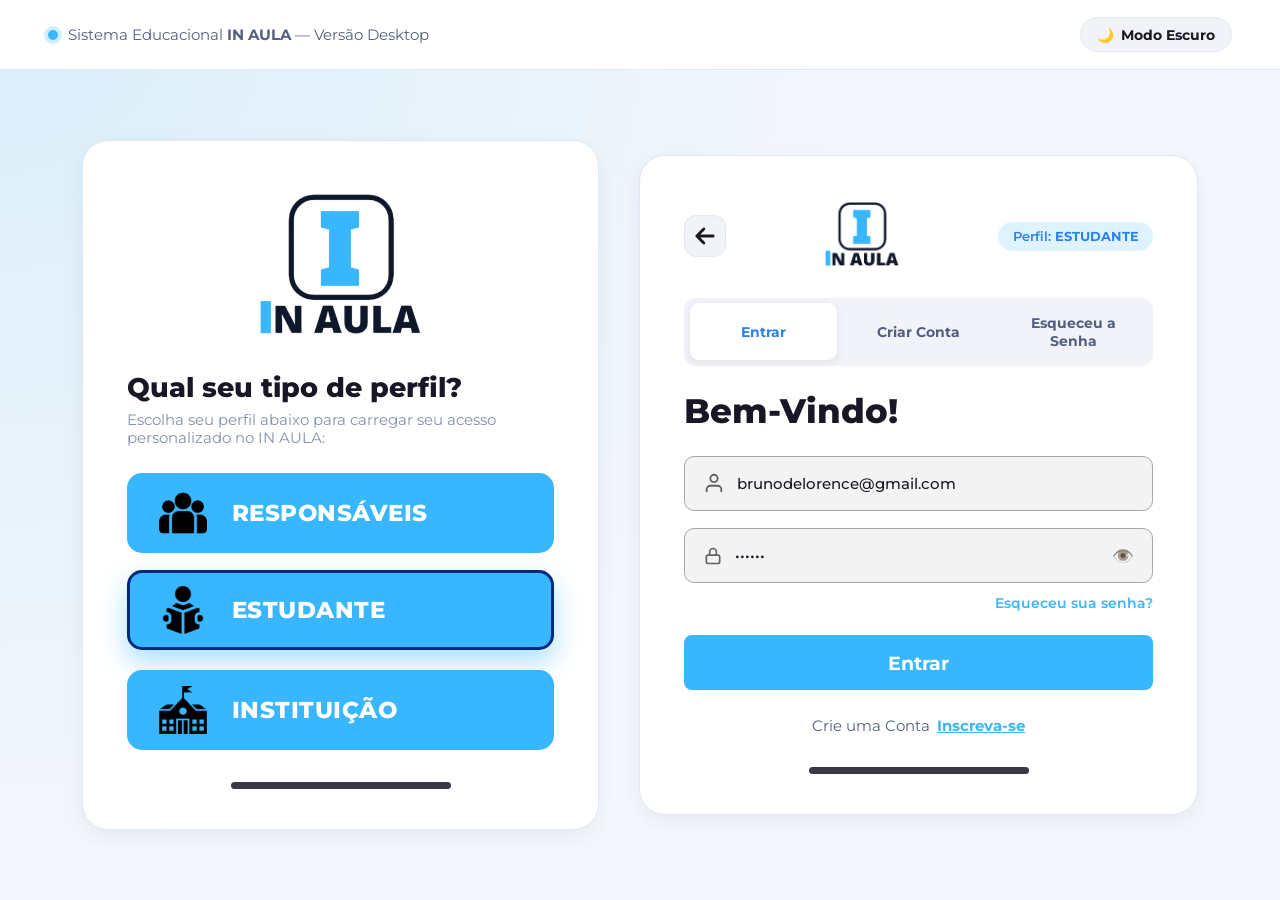
<file: src/index.html>
<!DOCTYPE html>
<html lang="pt-BR" data-tema="claro">
<head>
  <meta charset="UTF-8" />
  <meta name="viewport" content="width=device-width, initial-scale=1.0" />
  <meta name="description" content="IN AULA — Sistema Educacional Desktop para Estudantes, Professores e Instituições." />
  <title>IN AULA | Login &amp; Plataforma Educacional Desktop</title>
  <link rel="preconnect" href="https://fonts.googleapis.com" />
  <link rel="preconnect" href="https://fonts.gstatic.com" crossorigin />
  <link href="https://fonts.googleapis.com/css2?family=Inter:wght@400;500;600;700&family=Montserrat:wght@300;400;500;600;700;800;900&family=Nunito:wght@600;700;800&family=Poppins:wght@400;500;600;700&display=swap" rel="stylesheet" />
  <link rel="stylesheet" href="css/style.css" />
</head>
<body>
  <div class="sobreposicao-tela-cheia-acesso" id="sobreposicaoTelaCheiaAcesso">
    <div class="barra-topo-acesso">
      <div class="barra-topo-login__marca">
        <span class="ponto-situacao"></span>
        <span>Sistema Educacional
 <strong>IN AULA</strong> — Versão Desktop</span>
      </div>
      <div class="barra-topo-login__acoes"><button type="button" class="botao-alternar-tema" id="alternarTemaAcesso"> <span class="elemento-icone-tema">🌙</span> <span class="elemento-rotulo-tema">Modo Escuro</span></button></div>
    </div>
    <div class="vitrine-computador-acesso">
      <section class="painel-esquerdo-acesso" aria-label="Seleção de tipo de perfil">
        <div class="caixa-logo-acesso">
          <img src="assets/logo-inaula.png" alt="Logo IN AULA" class="imagem-logo-acesso" />
        </div>
        <h1 class="titulo-perfil-acesso">Qual seu tipo de perfil?</h1>
        <p class="subtitulo-perfil-acesso">Escolha seu perfil abaixo para carregar seu acesso personalizado no IN AULA:</p>
        <div class="botoes-perfil-sistema">
          <button type="button" class="botao-perfil-sistema" data-selecionar-perfil="responsaveis"><div class="botao-perfil-figma__envoltorio-icone"> <img src="assets/icon-group.png" alt="Responsáveis" /> </div>
 <span>RESPONSÁVEIS</span></button>
          <button type="button" class="botao-perfil-sistema ativo" data-selecionar-perfil="estudante"><div class="botao-perfil-figma__envoltorio-icone"> <img src="assets/icon-reading-book.png" alt="Estudante" /> </div>
 <span>ESTUDANTE</span></button>
          <button type="button" class="botao-perfil-sistema" data-selecionar-perfil="instituicao"><div class="botao-perfil-figma__envoltorio-icone"> <img src="assets/icon-school.png" alt="Instituição / Professor" /> </div>
 <span>INSTITUIÇÃO</span></button>
        </div>
        <div class="decoracao-barra-inferior-acesso"></div>
      </section>
      <section class="painel-direito-acesso" aria-label="Formulário de autenticação">
        <div class="topo-cartao-acesso">
          <button type="button" class="seta-voltar-acesso" id="botaoSetaVoltarAutenticacao" title="Voltar para Acesso">
            <svg width="28" height="28" viewBox="0 0 24 24" fill="none"><path d="M19 12H5M5 12L11 18M5 12L11 6" stroke="currentColor" stroke-width="2.4" stroke-linecap="round" stroke-linejoin="round" /></svg>
          </button>
          <div class="logo-cartao-acesso">
            <img src="assets/logo-inaula.png" alt="IN AULA" />
          </div>
          <span class="pilula-perfil-acesso" id="seloPerfilSelecionado">Perfil:
 <strong>ESTUDANTE</strong></span>
        </div>
        <div class="abas-autenticacao" role="tablist">
          <button type="button" class="aba-autenticacao ativo" data-aba-autenticacao="entrar">Entrar</button>
          <button type="button" class="aba-autenticacao" data-aba-autenticacao="cadastro">Criar Conta</button>
          <button type="button" class="aba-autenticacao" data-aba-autenticacao="recuperar">Esqueceu a Senha</button>
        </div>
        <form class="formulario-autenticacao-sistema" id="formularioAcesso">
          <h2 class="titulo-autenticacao-sistema">Bem-Vindo!</h2>
          <div class="campo-sistema">
            <span class="campo-figma__icone" aria-hidden="true">
              <svg width="22" height="22" viewBox="0 0 24 24" fill="none">
                <path d="M20 21V19C20 16.7909 18.2091 15 16 15H8C5.79086 15 4 16.7909 4 19V21" stroke="#626262" stroke-width="2" stroke-linecap="round" />
                <circle cx="12" cy="7" r="4" stroke="#626262" stroke-width="2" />
              </svg>
            </span>
            <input type="text" id="usuarioAcesso" placeholder="Nome de Usuario ou Email" value="brunodelorence@gmail.com" required />
          </div>
          <div class="campo-sistema">
            <span class="campo-figma__icone" aria-hidden="true">
              <svg width="20" height="20" viewBox="0 0 24 24" fill="none">
                <rect x="4" y="11" width="16" height="10" rx="2" stroke="#626262" stroke-width="2" />
                <path d="M8 11V7C8 4.79086 9.79086 3 12 3C14.2091 3 16 4.79086 16 7V11" stroke="#626262" stroke-width="2" />
              </svg>
            </span>
            <input type="password" id="senhaAcesso" placeholder="Senha" value="123456" required />
            <button type="button" class="campo-figma__olho" data-alternar-senha="senhaAcesso" aria-label="Mostrar ou ocultar senha">👁️</button>
          </div>
          <div class="linha-esqueceu-sistema"><button type="button" class="atalho-esqueceu-sistema" data-trocar-autenticacao="recuperar">Esqueceu sua senha?</button></div>
          <button type="submit" class="botao-enviar-sistema">Entrar</button>
          <p class="retorno-formulario" id="mensagemRetornoAcesso"></p>
          <div class="troca-inferior-sistema"><span>Crie uma Conta</span> <button type="button" class="atalho-troca-sistema" data-trocar-autenticacao="cadastro">Inscreva-se</button></div>
          <div class="decoracao-barra-inferior-acesso"></div>
        </form>
        <form class="formulario-autenticacao-sistema" id="formularioCadastro" hidden>
          <h2 class="titulo-autenticacao-sistema">Crie uma conta!</h2>
          <div class="campo-sistema">
            <span class="campo-figma__icone" aria-hidden="true">
              <svg width="22" height="22" viewBox="0 0 24 24" fill="none">
                <path d="M20 21V19C20 16.7909 18.2091 15 16 15H8C5.79086 15 4 16.7909 4 19V21" stroke="#626262" stroke-width="2" stroke-linecap="round" />
                <circle cx="12" cy="7" r="4" stroke="#626262" stroke-width="2" />
              </svg>
            </span>
            <input type="text" id="nomeUsuarioCadastro" placeholder="Nome de usuário" value="brunodelorence" required />
          </div>
          <div class="campo-sistema">
            <span class="campo-figma__icone" aria-hidden="true">
              <svg width="20" height="20" viewBox="0 0 24 24" fill="none"><rect x="3" y="5" width="18" height="14" rx="2" stroke="#626262" stroke-width="2" /> <path d="M3 7L12 13L21 7" stroke="#626262" stroke-width="2" /></svg>
            </span>
            <input type="email" id="emailCadastro" placeholder="E-mail" value="brunodelorence@gmail.com" required />
          </div>
          <div class="campo-sistema">
            <span class="campo-figma__icone" aria-hidden="true">
              <svg width="20" height="20" viewBox="0 0 24 24" fill="none">
                <rect x="4" y="11" width="16" height="10" rx="2" stroke="#626262" stroke-width="2" />
                <path d="M8 11V7C8 4.79086 9.79086 3 12 3C14.2091 3 16 4.79086 16 7V11" stroke="#626262" stroke-width="2" />
              </svg>
            </span>
            <input type="password" id="senhaCadastro" placeholder="Senha" value="1234567" required />
            <button type="button" class="campo-figma__olho" data-alternar-senha="senhaCadastro" aria-label="Mostrar ou ocultar senha">👁️</button>
          </div>
          <div class="campo-sistema">
            <span class="campo-figma__icone" aria-hidden="true">
              <svg width="20" height="20" viewBox="0 0 24 24" fill="none">
                <rect x="4" y="11" width="16" height="10" rx="2" stroke="#626262" stroke-width="2" />
                <path d="M8 11V7C8 4.79086 9.79086 3 12 3C14.2091 3 16 4.79086 16 7V11" stroke="#626262" stroke-width="2" />
              </svg>
            </span>
            <input type="password" id="confirmacaoSenhaCadastro" placeholder="Confirme a senha" value="1234567" required />
            <button type="button" class="campo-figma__olho" data-alternar-senha="confirmacaoSenhaCadastro" aria-label="Mostrar ou ocultar senha">👁️</button>
          </div>
          <p class="nota-termos-sistema">Ao clicar no botão de
 <strong>Criar Conta</strong>, você automaticamente concorda com nossa politica e termos de uso.</p>
          <button type="submit" class="botao-enviar-sistema">Criar Conta</button>
          <p class="retorno-formulario" id="mensagemRetornoCadastro"></p>
          <div class="troca-inferior-sistema"><span>Já tenho um conta</span> <button type="button" class="atalho-troca-sistema" data-trocar-autenticacao="entrar">Entrar</button></div>
          <div class="decoracao-barra-inferior-acesso"></div>
        </form>
        <form class="formulario-autenticacao-sistema" id="formularioRecuperacao" hidden>
          <h2 class="titulo-autenticacao-sistema">Esqueceu sua<br />Senha?</h2>
          <div class="campo-sistema">
            <span class="campo-figma__icone" aria-hidden="true">
              <svg width="20" height="20" viewBox="0 0 24 24" fill="none"><rect x="3" y="5" width="18" height="14" rx="2" stroke="#626262" stroke-width="2" /> <path d="M3 7L12 13L21 7" stroke="#626262" stroke-width="2" /></svg>
            </span>
            <input type="email" id="campoEmailRecuperacao" placeholder="Digite seu endereço de e-mail" required />
          </div>
          <p class="nota-termos-sistema">
<span class="texto-perigo">*</span> Enviaremos uma mensagem para você redefinir sua senha.</p>
          <button type="submit" class="botao-enviar-sistema">Enviar</button>
          <p class="retorno-formulario" id="mensagemRetornoRecuperacao"></p>
          <div class="troca-inferior-sistema"><span>Lembrou a senha?</span> <button type="button" class="atalho-troca-sistema" data-trocar-autenticacao="entrar">Entrar</button></div>
          <div class="decoracao-barra-inferior-acesso"></div>
        </form>
      </section>
    </div>
  </div>
  <div class="aplicacao-computador" id="aplicacaoPrincipalComputador" hidden>
    <aside class="barra-lateral" id="barraLateral">
      <div class="barra-lateral__marca" id="botaoAbrirBoasVindas" title="Voltar para a Tela de Acesso">
        <img src="assets/logo-inaula.png" alt="Logo IN AULA" class="barra-lateral__imagem-logo" />
      </div>
      <div class="barra-lateral__seletor-setor">
        <span class="barra-lateral__rotulo-secao">SETOR AUTENTICADO</span>
        <div class="pilulas-setor">
          <div class="pilula-setor ativo" id="seloSetorEstudanteAtivo" style="grid-column: 1 / -1; cursor: default;">
            <img src="assets/icon-reading-book.png" alt="" />
            <span id="rotuloSetorEstudanteAtivo">Setor: Estudante</span>
          </div>
          <div class="pilula-setor ativo" id="seloSetorProfessoraAtivo" hidden style="grid-column: 1 / -1; cursor: default;"><img src="assets/icon-school.png" alt="" /> <span>Setor: Instituição (Docente)</span></div>
        </div>
      </div>
      <nav class="barra-lateral__navegacao" id="navegacaoEstudante" aria-label="Menu do Estudante">
        <span class="barra-lateral__rotulo-secao">MENU DO ESTUDANTE</span>
        <button type="button" class="item-navegacao ativo" data-tela="estudante-inicio">
<span class="item-navegacao__icone">🏠</span>
 <span>Início (Painel)</span></button>
        <button type="button" class="item-navegacao" data-tela="estudante-atividades">
<span class="item-navegacao__icone">⭐</span>
 <span>Atividades &amp; Níveis</span></button>
        <button type="button" class="item-navegacao" data-tela="estudante-loja">
<span class="item-navegacao__icone">🏪</span>
 <span>Loja de Pontos</span></button>
        <button type="button" class="item-navegacao" data-tela="estudante-classificacao">
<span class="item-navegacao__icone">📊</span>
 <span>Classificação da Turma</span></button>
        <button type="button" class="item-navegacao" data-tela="estudante-conversa">
<span class="item-navegacao__icone">💬</span>
 <span>Conversa com Professora</span></button>
        <button type="button" class="item-navegacao" data-tela="estudante-perfil">
<span class="item-navegacao__icone">👤</span>
 <span>Meu Perfil</span></button>
      </nav>
      <nav class="barra-lateral__navegacao" id="navegacaoProfessora" aria-label="Menu do Professor" hidden>
        <span class="barra-lateral__rotulo-secao">MENU DO PROFESSOR</span>
        <button type="button" class="item-navegacao ativo" data-tela="professora-inicio">
<span class="item-navegacao__icone">🏫</span>
 <span>Início &amp; Turmas</span></button>
        <button type="button" class="item-navegacao" data-tela="professora-chamada">
<span class="item-navegacao__icone">📋</span>
 <span>Chamada Digital</span></button>
        <button type="button" class="item-navegacao" data-tela="professora-notas">
<span class="item-navegacao__icone">📝</span>
 <span>Notas &amp; Frequência</span></button>
        <button type="button" class="item-navegacao" data-tela="professora-conversa">
<span class="item-navegacao__icone">💬</span>
 <span>Central de Dúvidas</span>
 <span class="item-navegacao__selo" id="seloNaoLidasProfessora">4</span></button>
      </nav>
      <div class="barra-lateral__rodape"><button type="button" class="botao-entrada-portal" id="botaoSairBarraLateral">🔐 Trocar Conta / Tela de Acesso</button></div>
    </aside>
    <div class="area-trabalho-principal">
      <header class="barra-topo">
        <div class="barra-topo__esquerda">
          <h1 class="barra-topo__titulo" id="tituloTelaAtual">Painel do Estudante</h1>
          <span class="barra-topo__subtitulo" id="subtituloTelaAtual">Ano Letivo • Turma 3°E • Ensino Médio</span>
        </div>
        <div class="barra-topo__direita">
          <div class="pilula-pontos" id="caixaPontosTopo" title="Seus pontos acumulados nas atividades">
            <img src="assets/icon-medal-pts.svg" alt="" class="pilula-pontos__icone" />
            <strong id="pontosGlobaisEstudante">2564</strong>
            <span>pts</span>
          </div>
          <button type="button" class="botao-alternar-tema" id="botaoAlternarTema" title="Alternar tema Claro e Escuro">
<span class="elemento-icone-tema" id="iconeTema">🌙</span>
 <span class="elemento-rotulo-tema" id="rotuloTema">Modo Escuro</span></button>
          <div class="bloco-usuario" id="blocoUsuarioTopo">
            <img src="assets/avatar-bruno.png" alt="Bruno Delorence" id="fotoBarraTopo" class="bloco-usuario__foto" />
            <div class="bloco-usuario__informacoes">
              <strong id="nomeBarraTopo">Bruno Delorence</strong>
              <span id="cargoBarraTopo">Estudante • 1º Lugar (3°E)</span>
            </div>
          </div>
        </div>
      </header>
      <main class="conteiner-telas">
        <section class="tela-visualizacao ativo" id="tela-estudante-inicio">
          <div class="destaque-principal-estudante" style="background-image: url('assets/banner-student.png');">
            <div class="destaque-principal-estudante__sobreposicao">
              <div class="destaque-principal-estudante__perfil">
                <img src="assets/avatar-bruno.png" alt="Bruno Delorence" class="destaque-principal-estudante__foto" />
                <div class="destaque-principal-estudante__detalhes">
                  <h2 id="nomeDestaqueEstudante">Bruno Delorence</h2>
                  <div class="destaque-principal-estudante__metadados">
                    <span class="item-metadado"><img src="assets/icon-top1.svg" alt="" /> 1º Lugar</span>
                    <span class="item-metadado"><img src="assets/icon-class-book.svg" alt="" /> 3°E</span>
                  </div>
                </div>
              </div>
              <div class="destaque-principal-estudante__direita">
                <div class="pilula-pontuacao-destaque">
                  <span>1.250 XP</span>
                  <img src="assets/icon-medal-pts.svg" alt="Medalha" />
                </div>
                <button type="button" class="botao-acao-destaque" data-ir-tela="estudante-atividades">Continuar Estudos →</button>
              </div>
            </div>
          </div>
          <div class="grade-indicadores-situacao">
            <div class="cartao-indicador-situacao" data-ir-tela="estudante-atividades">
              <div class="cartao-indicador-status__topo">
                <img src="assets/icon-pending.svg" alt="Atividades Pendentes" class="cartao-indicador-status__icone" />
                <span class="cartao-indicador-status__numero numero--azul" id="contadorIndicadorPendentes">4</span>
              </div>
              <div class="cartao-indicador-status__rotulo"><p>Atividades</p> <p>Pendentes!</p></div>
            </div>
            <div class="cartao-indicador-situacao" data-ir-tela="estudante-atividades">
              <div class="cartao-indicador-status__topo">
                <img src="assets/icon-deadline.svg" alt="Prazo Acabando" class="cartao-indicador-status__icone" />
                <span class="cartao-indicador-status__numero numero--vermelho">2</span>
              </div>
              <div class="cartao-indicador-status__rotulo"><p>Prazo</p> <p>Acabando!</p></div>
            </div>
            <div class="cartao-indicador-situacao" data-ir-tela="estudante-atividades">
              <div class="cartao-indicador-status__topo">
                <img src="assets/icon-waiting.svg" alt="Aguardando Correção" class="cartao-indicador-status__icone" />
                <span class="cartao-indicador-status__numero numero--amarelo" id="contadorIndicadorAguardando">7</span>
              </div>
              <div class="cartao-indicador-status__rotulo"><p>Aguardando</p> <p>Correção!</p></div>
            </div>
            <div class="cartao-indicador-situacao" data-ir-tela="estudante-atividades">
              <div class="cartao-indicador-status__topo">
                <img src="assets/icon-corrected.svg" alt="Atividades Corrigidas" class="cartao-indicador-status__icone" />
                <span class="cartao-indicador-status__numero numero--verde" id="contadorIndicadorCorrigidas">12</span>
              </div>
              <div class="cartao-indicador-status__rotulo"><p>Atividades</p> <p>Corrigidas!</p></div>
            </div>
          </div>
          <div class="colunas-computador-inicio">
            <div class="painel-computador">
              <div class="painel-computador__cabecalho">
                <div>
                  <h3>Seus Estudos em Andamento</h3>
                  <p class="texto-suave">20% de seu progresso concluído na semana!</p>
                </div>
                <button type="button" class="botao-atalho botao-atalho--negrito" data-ir-tela="estudante-atividades">Ver todas as matérias →</button>
              </div>
              <div class="trilha-mini-progresso">
                <div class="preenchimento-mini-progresso" style="width: 20%"></div>
              </div>
              <div class="grade-cartoes-materias grade-cartoes-materias--compacta">
                <article class="cartao-materia fundo-matematica" data-abrir-materia="Matemática">
                  <span class="cartao-materia__contador">03/30</span>
                  <h4 class="cartao-materia__titulo">Matemática</h4>
                  <button type="button" class="cartao-materia__botao">Continuar</button>
                  <img src="assets/card-wave-mask.svg" alt="" class="cartao-materia__onda" />
                  <div class="cartao-materia__blocos">
                    <div class="bloco bloco--frente"><img src="assets/icon-math-plus.svg" alt="" /></div>
                    <div class="bloco bloco--fundo"><img src="assets/icon-math-percent.svg" alt="" /></div>
                  </div>
                </article>
                <article class="cartao-materia fundo-portugues" data-abrir-materia="Português">
                  <span class="cartao-materia__contador">0/30</span>
                  <h4 class="cartao-materia__titulo">Português</h4>
                  <button type="button" class="cartao-materia__botao cartao-materia__botao--azul">Começar</button>
                  <img src="assets/card-wave-mask.svg" alt="" class="cartao-materia__onda" />
                  <div class="cartao-materia__blocos">
                    <div class="bloco bloco--frente"><img src="assets/icon-port-a.svg" alt="" /></div>
                    <div class="bloco bloco--fundo"><img src="assets/icon-port-j.svg" alt="" /></div>
                  </div>
                </article>
                <article class="cartao-materia fundo-biologia" data-abrir-materia="Biologia">
                  <span class="cartao-materia__contador">07/30</span>
                  <h4 class="cartao-materia__titulo">Biologia</h4>
                  <button type="button" class="cartao-materia__botao">Continuar</button>
                  <img src="assets/card-wave-mask.svg" alt="" class="cartao-materia__onda" />
                  <div class="cartao-materia__blocos">
                    <div class="bloco bloco--frente"><img src="assets/icon-bio-lungs.svg" alt="" /></div>
                    <div class="bloco bloco--fundo"><img src="assets/icon-bio-heart.svg" alt="" /></div>
                  </div>
                </article>
                <article class="cartao-materia fundo-quimica" data-abrir-materia="Química">
                  <span class="cartao-materia__contador">16/30</span>
                  <h4 class="cartao-materia__titulo">Química</h4>
                  <button type="button" class="cartao-materia__botao">Continuar</button>
                  <img src="assets/card-wave-mask.svg" alt="" class="cartao-materia__onda" />
                  <div class="cartao-materia__blocos">
                    <div class="bloco bloco--frente"><img src="assets/icon-chem-drop.svg" alt="" /></div>
                    <div class="bloco bloco--fundo"><img src="assets/icon-chem-hazard.svg" alt="" /></div>
                  </div>
                </article>
              </div>
            </div>
            <div class="painel-computador">
              <div class="painel-computador__cabecalho">
                <div>
                  <h3>Minhas Notas &amp; Frequência</h3>
                  <p class="texto-suave">Acompanhamento oficial da Turma 3°E</p>
                </div>
                <button type="button" class="botao-atalho botao-atalho--negrito" data-ir-tela="estudante-conversa">Tirar Dúvida 💬</button>
              </div>
              <div class="envoltorio-tabela-notas">
                <table class="tabela-sistema">
                  <thead>
                    <tr>
<th>Matéria</th>
 <th>Frequência</th>
 <th>Notas</th></tr>
                  </thead>
                  <tbody>
                    <tr>
<td><span class="barra-linha"></span>Mat</td>
 <td>90%</td>
 <td>
<strong>8,1</strong></td></tr>
                    <tr>
<td><span class="barra-linha"></span>Port</td>
 <td>85%</td>
 <td>
<strong>8,4</strong></td></tr>
                    <tr>
<td><span class="barra-linha"></span>Geo</td>
 <td>93%</td>
 <td>
<strong>7,2</strong></td></tr>
                    <tr>
<td><span class="barra-linha"></span>Bio</td>
 <td>89%</td>
 <td>
<strong>6,1</strong></td></tr>
                    <tr>
<td><span class="barra-linha"></span>Fis</td>
 <td>98%</td>
 <td>
<strong>9,0</strong></td></tr>
                    <tr>
<td><span class="barra-linha"></span>Quím</td>
 <td>99,9%</td>
 <td>
<strong>9,6</strong></td></tr>
                  </tbody>
                </table>
              </div>
            </div>
          </div>
        </section>
        <section class="tela-visualizacao" id="tela-estudante-atividades" hidden>
          <div id="etapaCatalogoMaterias">
            <div class="barra-cabecalho-atividades">
              <div class="caixa-busca-sistema">
                <span class="caixa-busca-figma__icone">🔍</span>
                <input type="search" id="campoBuscaAtividade" placeholder="Buscar atividade ou matéria..." />
              </div>
              <div class="resumo-progresso-estudos">
                <div>
                  <strong>Seus estudos:</strong>
                  <span id="rotuloProgressoEstudos">20% de seu progresso!</span>
                  <div class="trilha-mini-progresso">
                    <div class="preenchimento-mini-progresso" id="barraProgressoEstudos" style="width: 20%"></div>
                  </div>
                </div>
                <div class="circulo-trofeu"><img src="assets/icon-cup.svg" alt="Troféu" /></div>
              </div>
            </div>
            <div class="painel-computador">
              <div class="painel-computador__cabecalho">
                <div>
                  <h3 class="titulo-secao-painel" style="margin-bottom:0.2rem">Disciplinas Disponíveis</h3>
                  <p class="texto-suave">Selecione uma matéria abaixo para abrir suas atividades exclusivas</p>
                </div>
              </div>
              <div class="grade-cartoes-materias grade-cartoes-materias--completa" id="gradeMaterias">
                <article class="cartao-materia fundo-matematica" data-materia="Matemática">
                  <span class="cartao-materia__contador">03/30</span>
                  <h4 class="cartao-materia__titulo">Matemática</h4>
                  <button type="button" class="cartao-materia__botao">Continuar</button>
                  <img src="assets/card-wave-mask.svg" alt="" class="cartao-materia__onda" />
                  <div class="cartao-materia__blocos">
                    <div class="bloco bloco--frente"><img src="assets/icon-math-plus.svg" alt="" /></div>
                    <div class="bloco bloco--fundo"><img src="assets/icon-math-percent.svg" alt="" /></div>
                  </div>
                </article>
                <article class="cartao-materia fundo-portugues" data-materia="Português">
                  <span class="cartao-materia__contador">0/30</span>
                  <h4 class="cartao-materia__titulo">Português</h4>
                  <button type="button" class="cartao-materia__botao cartao-materia__botao--azul">Começar</button>
                  <img src="assets/card-wave-mask.svg" alt="" class="cartao-materia__onda" />
                  <div class="cartao-materia__blocos">
                    <div class="bloco bloco--frente"><img src="assets/icon-port-a.svg" alt="" /></div>
                    <div class="bloco bloco--fundo"><img src="assets/icon-port-j.svg" alt="" /></div>
                  </div>
                </article>
                <article class="cartao-materia fundo-biologia" data-materia="Biologia">
                  <span class="cartao-materia__contador">07/30</span>
                  <h4 class="cartao-materia__titulo">Biologia</h4>
                  <button type="button" class="cartao-materia__botao">Continuar</button>
                  <img src="assets/card-wave-mask.svg" alt="" class="cartao-materia__onda" />
                  <div class="cartao-materia__blocos">
                    <div class="bloco bloco--frente"><img src="assets/icon-bio-lungs.svg" alt="" /></div>
                    <div class="bloco bloco--fundo"><img src="assets/icon-bio-heart.svg" alt="" /></div>
                  </div>
                </article>
                <article class="cartao-materia fundo-quimica" data-materia="Química">
                  <span class="cartao-materia__contador">16/30</span>
                  <h4 class="cartao-materia__titulo">Química</h4>
                  <button type="button" class="cartao-materia__botao">Continuar</button>
                  <img src="assets/card-wave-mask.svg" alt="" class="cartao-materia__onda" />
                  <div class="cartao-materia__blocos">
                    <div class="bloco bloco--frente"><img src="assets/icon-chem-drop.svg" alt="" /></div>
                    <div class="bloco bloco--fundo"><img src="assets/icon-chem-hazard.svg" alt="" /></div>
                  </div>
                </article>
                <article class="cartao-materia fundo-fisica" data-materia="Física">
                  <span class="cartao-materia__contador">18/30</span>
                  <h4 class="cartao-materia__titulo">Física</h4>
                  <button type="button" class="cartao-materia__botao">Continuar</button>
                  <img src="assets/card-wave-mask.svg" alt="" class="cartao-materia__onda" />
                  <div class="cartao-materia__blocos">
                    <div class="bloco bloco--frente"><img src="assets/icon-phys-atom.svg" alt="" /></div>
                    <div class="bloco bloco--fundo"><img src="assets/icon-phys-energy.svg" alt="" /></div>
                  </div>
                </article>
                <article class="cartao-materia fundo-matematica" data-materia="Inglês">
                  <span class="cartao-materia__contador">22/30</span>
                  <h4 class="cartao-materia__titulo">Inglês</h4>
                  <button type="button" class="cartao-materia__botao">Continuar</button>
                  <img src="assets/card-wave-mask.svg" alt="" class="cartao-materia__onda" />
                  <div class="cartao-materia__blocos">
                    <div class="bloco bloco--frente">
<span class="letra-bloco">EN</span></div>
                    <div class="bloco bloco--fundo"><img src="assets/icon-eng-lang.svg" alt="" /></div>
                  </div>
                </article>
                <article class="cartao-materia fundo-portugues" data-materia="História">
                  <span class="cartao-materia__contador">09/30</span>
                  <h4 class="cartao-materia__titulo">História</h4>
                  <button type="button" class="cartao-materia__botao">Continuar</button>
                  <img src="assets/card-wave-mask.svg" alt="" class="cartao-materia__onda" />
                  <div class="cartao-materia__blocos">
                    <div class="bloco bloco--frente"><img src="assets/icon-hist-temple.svg" alt="" /></div>
                    <div class="bloco bloco--fundo"><span class="letra-bloco">🏛️</span></div>
                  </div>
                </article>
                <article class="cartao-materia fundo-biologia" data-materia="Geografia">
                  <span class="cartao-materia__contador">14/30</span>
                  <h4 class="cartao-materia__titulo">Geografia</h4>
                  <button type="button" class="cartao-materia__botao">Continuar</button>
                  <img src="assets/card-wave-mask.svg" alt="" class="cartao-materia__onda" />
                  <div class="cartao-materia__blocos">
                    <div class="bloco bloco--frente"><span class="letra-bloco">🌍</span></div>
                    <div class="bloco bloco--fundo"><span class="letra-bloco">🧭</span></div>
                  </div>
                </article>
                <article class="cartao-materia fundo-quimica" data-materia="Artes">
                  <span class="cartao-materia__contador">11/30</span>
                  <h4 class="cartao-materia__titulo">Artes</h4>
                  <button type="button" class="cartao-materia__botao">Continuar</button>
                  <img src="assets/card-wave-mask.svg" alt="" class="cartao-materia__onda" />
                  <div class="cartao-materia__blocos">
                    <div class="bloco bloco--frente"><span class="letra-bloco">🎨</span></div>
                    <div class="bloco bloco--fundo"><span class="letra-bloco">🎭</span></div>
                  </div>
                </article>
                <article class="cartao-materia fundo-fisica" data-materia="Filosofia">
                  <span class="cartao-materia__contador">15/30</span>
                  <h4 class="cartao-materia__titulo">Filosofia</h4>
                  <button type="button" class="cartao-materia__botao">Continuar</button>
                  <img src="assets/card-wave-mask.svg" alt="" class="cartao-materia__onda" />
                  <div class="cartao-materia__blocos">
                    <div class="bloco bloco--frente"><span class="letra-bloco">🦉</span></div>
                    <div class="bloco bloco--fundo"><span class="letra-bloco">💡</span></div>
                  </div>
                </article>
                <article class="cartao-materia fundo-matematica" data-materia="Sociologia">
                  <span class="cartao-materia__contador">12/30</span>
                  <h4 class="cartao-materia__titulo">Sociologia</h4>
                  <button type="button" class="cartao-materia__botao">Continuar</button>
                  <img src="assets/card-wave-mask.svg" alt="" class="cartao-materia__onda" />
                  <div class="cartao-materia__blocos">
                    <div class="bloco bloco--frente"><span class="letra-bloco">👥</span></div>
                    <div class="bloco bloco--fundo"><span class="letra-bloco">🌐</span></div>
                  </div>
                </article>
                <article class="cartao-materia fundo-portugues" data-materia="Educação Física">
                  <span class="cartao-materia__contador">20/30</span>
                  <h4 class="cartao-materia__titulo">Educação Física</h4>
                  <button type="button" class="cartao-materia__botao">Continuar</button>
                  <img src="assets/card-wave-mask.svg" alt="" class="cartao-materia__onda" />
                  <div class="cartao-materia__blocos">
                    <div class="bloco bloco--frente"><span class="letra-bloco">⚽</span></div>
                    <div class="bloco bloco--fundo"><span class="letra-bloco">🏅</span></div>
                  </div>
                </article>
              </div>
            </div>
          </div>
          <div id="etapaTrilhaMateria" hidden>
            <div class="barra-topo-detalhe-materia">
              <button type="button" class="botao-voltar-materias" id="botaoVoltarMaterias">← Voltar para Disciplinas</button>
              <span class="selo-detalhe-materia" id="seloContadorDetalheMateria">Matéria: Matemática • 03/30</span>
            </div>
            <div class="painel-computador painel-etapa-trilha">
              <div class="cabecalho-destaque-materia fundo-matematica" id="cartaoDestaqueMateriaAtiva">
                <div>
                  <span class="cabecalho-destaque-materia__etiqueta" id="pilulaProgressoMateriaAtiva">03/30</span>
                  <h3 id="tituloMateriaSelecionada">Matemática</h3>
                  <p id="subtituloMateriaSelecionada">Clique em um módulo da trilha abaixo para abrir os níveis desta matéria</p>
                </div>
                <div class="cartao-materia__blocos" id="blocosIconesMateriaAtiva">
                  <div class="bloco bloco--frente"><img src="assets/icon-math-plus.svg" alt="" /></div>
                  <div class="bloco bloco--fundo"><img src="assets/icon-math-percent.svg" alt="" /></div>
                </div>
              </div>
              <div class="lista-trilha-aprendizagem lista-trilha-aprendizagem--clicavel" id="listaTrilhaAprendizagem"></div>
              <div class="barra-duvida-trilha">
                <div>
                  <strong>Tire suas dúvidas:</strong>
                  <span>Fale com o professor</span>
                </div>
                <button type="button" class="botao-enviar-conversa" data-ir-tela="estudante-conversa"><img src="assets/icon-chat-badge.svg" alt="Chat" />
 <span>Abrir Conversa com Professor</span></button>
              </div>
            </div>
          </div>
          <div id="etapaNiveisModulo" hidden>
            <div class="barra-topo-detalhe-materia">
              <button type="button" class="botao-voltar-materias" id="botaoVoltarTrilha">← Voltar para a Trilha da Matéria</button>
              <span class="selo-detalhe-materia" id="seloModuloAtivo">Matemática • Módulo: Operações</span>
            </div>
            <div class="painel-computador painel-etapa-niveis">
              <div class="selo-cabecalho-nivel" id="cabecalhoEtapaNivel">NÍVEL 1</div>
              <p class="texto-suave" style="text-align:center; margin-bottom:1.25rem">Selecione um nível abaixo para abrir o exercício correspondente:</p>
              <div class="grade-niveis grade-niveis--grande" id="gradeNiveisMateria"></div>
            </div>
          </div>
          <div id="etapaDesafioNivel" hidden>
            <div class="barra-topo-detalhe-materia">
              <button type="button" class="botao-voltar-materias" id="botaoVoltarNiveis">← Voltar para os Níveis (NÍVEL 1)</button>
              <span class="selo-detalhe-materia" id="seloProgressoDesafioAtivo">Matemática • Questão 1 de 2</span>
            </div>
            <div class="painel-computador caixa-desafio-sistema caixa-desafio-sistema--centralizada" id="cartaoDesafioAtivo">
              <div class="caixa-desafio-figma__destaque" id="tituloDestaqueDesafio">Soma</div>
              <div class="diagrama-angulo" id="caixaDiagramaAngulo" aria-label="Ilustração de ângulo"></div>
              <h4 class="caixa-desafio-figma__pergunta" id="textoPerguntaDesafio">Some o ângulo por eles mesmo:</h4>
              <div class="grade-opcoes-desafio" id="gradeOpcoesDesafio"></div>
              <p class="retorno-desafio" id="mensagemRetornoDesafio" role="status"></p>
              <div class="secao-comentario-duvida">
                <h5>Dúvida ou comentários</h5>
                <form id="formularioDuvidaAtividade" class="formulario-comentario-duvida">
                  <textarea id="campoDuvidaAtividade" rows="2" placeholder="Mensagem para a Professora Tati sobre esta atividade..."></textarea>
                  <div class="rodape-comentario-duvida">
                    <div>
                      <strong>Tire suas dúvidas:</strong>
                      <span>Fale com o professor</span>
                    </div>
                    <button type="submit" class="botao-enviar-conversa" title="Enviar dúvida ao professor"><img src="assets/icon-chat-badge.svg" alt="Chat" />
 <span>Enviar ao Professor</span></button>
                  </div>
                </form>
              </div>
            </div>
            <div class="painel-computador cartao-desafio-concluido" id="cartaoDesafioConcluido" hidden>
              <div class="circulo-verificacao-concluido">✓</div>
              <span class="pilula-pontos-concluido">+10 Pts conquistados!</span>
              <h3>Atividade Concluída</h3>
              <p class="texto-suave">Parabéns! Você finalizou todas as questões deste nível com sucesso.</p>
              <div class="acoes-concluido">
                <button type="button" class="botao-primario-sistema botao-primario-sistema--pequeno" id="botaoRevisarDesafio">Revisar</button>
                <button type="button" class="botao-voltar-materias" id="botaoConcluirVoltarNiveis">Voltar para Níveis</button>
              </div>
              <img src="assets/logo-inaula.png" alt="IN AULA" class="logo-concluido" />
            </div>
          </div>
        </section>
        <section class="tela-visualizacao" id="tela-estudante-loja" hidden>
          <div class="cabecalho-topo-loja">
            <div class="cabecalho-topo-loja__esquerda">
              <img src="assets/logo-inaula.png" alt="IN AULA" class="logo-loja" />
              <div>
                <h3>Loja de Recompensas IN AULA</h3>
                <p class="texto-suave">Troque os pontos conquistados nas aulas e atividades por prêmios!</p>
              </div>
            </div>
            <div class="barra-filtros-loja">
              <div class="caixa-busca-sistema">
                <span class="caixa-busca-figma__icone">🔍</span>
                <input type="search" id="campoBuscaLoja" placeholder="Buscar produto..." />
              </div>
              <div class="pilulas-categoria-loja">
                <button type="button" class="pilula-categoria-loja ativo" data-categoria-loja="todos">Tudo</button>
                <button type="button" class="pilula-categoria-loja" data-categoria-loja="objeto">Objeto</button>
                <button type="button" class="pilula-categoria-loja" data-categoria-loja="eletronicos">Eletrônicos</button>
              </div>
            </div>
          </div>
          <p class="retorno-loja" id="mensagemRetornoLoja" role="status"></p>
          <div class="grade-produtos-loja" id="gradeProdutosLoja"></div>
        </section>
        <section class="tela-visualizacao" id="tela-estudante-classificacao" hidden>
          <div class="barra-cabecalho-classificacao">
            <div class="pilulas-periodo-classificacao">
              <button type="button" class="pilula-periodo ativo" data-periodo="hoje">Hoje</button>
              <button type="button" class="pilula-periodo" data-periodo="semana">Esta semana</button>
              <button type="button" class="pilula-periodo" data-periodo="mes">Este mês</button>
            </div>
            <img src="assets/logo-inaula.png" alt="IN AULA" class="mini-logo-classificacao" />
          </div>
          <div class="grade-computador-classificacao">
            <div class="painel-computador painel-podio">
              <h3>🏆 Pódio de Engajamento</h3>
              <div class="palco-podio">
                <div class="coluna-podio coluna-podio--2">
                  <span class="pontos-podio">🟠 6,500</span>
                  <img src="assets/avatar-camelia.png" alt="Camila" class="foto-podio" />
                  <div class="pilar-podio pilar--2">
                    <span class="numero-posicao-podio">2</span>
                    <strong class="nome-podio">Camila</strong>
                  </div>
                </div>
                <div class="coluna-podio coluna-podio--1">
                  <span class="pontos-podio">🔵 7,120</span>
                  <div class="envoltorio-foto-podio">
                    <img src="assets/icon-crown.svg" alt="Coroa" class="coroa-podio" />
                    <img src="assets/avatar-bruno.png" alt="Bruno" class="foto-podio foto-podio--1" />
                  </div>
                  <div class="pilar-podio pilar--1">
                    <div class="caixa-superior-pilar">
                      <span class="numero-posicao-podio">1</span>
                    </div>
                    <div class="caixa-inferior-pilar"><strong class="nome-podio">Bruno</strong></div>
                  </div>
                </div>
                <div class="coluna-podio coluna-podio--3">
                  <span class="pontos-podio">🟠 4,800</span>
                  <img src="assets/avatar-wilson.png" alt="Wilson" class="foto-podio" />
                  <div class="pilar-podio pilar--3">
                    <span class="numero-posicao-podio">3</span>
                    <strong class="nome-podio">Wilson</strong>
                  </div>
                </div>
              </div>
            </div>
            <div class="painel-computador painel-classificacao">
              <h3>Classificação Geral dos Estudantes</h3>
              <div class="lista-classificacao" id="listaClassificacaoGeral"></div>
            </div>
          </div>
        </section>
        <section class="tela-visualizacao" id="tela-estudante-conversa" hidden>
          <div class="painel-computador painel-janela-conversa">
            <div class="janela-conversa__cabecalho">
              <div class="janela-conversa__contato">
                <img src="assets/avatar-tati-chat.png" alt="Professora Tati" class="janela-conversa__foto" />
                <div>
                  <strong>Professora Tati</strong>
                  <span>Matemática &amp; Operações • Disponível agora</span>
                </div>
              </div>
              <span class="selo-situacao-disponivel">● Plantão de Dúvidas Ativo</span>
            </div>
            <div class="area-mensagens-conversa" id="mensagensConversaEstudante"></div>
            <form class="barra-entrada-conversa" id="formularioConversaEstudante"><input type="text" id="campoConversaEstudante" placeholder="Mensagem..." required /> <button type="submit" class="circulo-enviar-conversa" title="Enviar mensagem">↑</button></form>
          </div>
        </section>
        <section class="tela-visualizacao" id="tela-estudante-perfil" hidden>
          <div class="cartao-perfil-computador">
            <div class="cartao-perfil-computador__esquerda">
              <img src="assets/avatar-bruno.png" alt="Bruno Delorence" class="foto-grande-perfil" />
              <h3>Bruno Delorence</h3>
              <p class="texto-suave">Turma 3°E • 1º Lugar na Classificação</p>
              <img src="assets/logo-inaula.png" alt="IN AULA" class="mini-logo-perfil" />
              <button type="button" class="botao-sair-sistema" id="botaoSairPerfil">Sair</button>
            </div>
            <form class="cartao-perfil-computador__formulario" id="formularioPerfilEstudante">
              <h3>Meus Dados Cadastrais</h3>
              <div class="campo-perfil">
                <label>Nome</label>
                <div class="campo-perfil__envoltorio-entrada">
                  <input type="text" value="Bruno Delorence" readonly />
                  <span>🔒</span>
                </div>
              </div>
              <div class="campo-perfil">
                <label>Nome de Usuário</label>
                <div class="campo-perfil__envoltorio-entrada">
                  <input type="text" value="brunodelorence" />
                </div>
              </div>
              <div class="campo-perfil">
                <label>Senha</label>
                <div class="campo-perfil__envoltorio-entrada">
                  <input type="password" value="******" />
                </div>
              </div>
              <div class="campo-perfil">
                <label>E-mail</label>
                <div class="campo-perfil__envoltorio-entrada">
                  <input type="email" value="brunodelorence@gmail.com" />
                  <span>❕</span>
                </div>
              </div>
              <button type="submit" class="botao-primario-sistema">Salvar Alterações</button>
              <p class="retorno-formulario" id="retornoPerfilSalvo"></p>
            </form>
          </div>
        </section>
        <section class="tela-visualizacao" id="tela-professora-inicio" hidden>
          <div class="destaque-principal-professora">
            <div class="destaque-principal-professora__esquerda">
              <img src="assets/avatar-tatiane.png" alt="Tatiane Soma" class="destaque-principal-professora__foto" />
              <div>
                <span class="boas-vindas-professora">Bem vindo,</span>
                <h2>Tatiane Soma</h2>
                <div class="linha-agenda-professora">
                  <span>
<strong>Agenda:</strong> Vazia</span>
                  <span class="data-professora">📅 16, maio de 2025</span>
                </div>
              </div>
            </div>
            <div class="destaque-principal-professora__acoes">
              <button type="button" class="botao-subnavegacao-professora" data-ir-tela="professora-chamada">📋 Chamada</button>
              <button type="button" class="botao-subnavegacao-professora" data-ir-tela="professora-notas">📝 Notas</button>
              <button type="button" class="botao-subnavegacao-professora" data-ir-tela="professora-conversa">💬 Conversa Dúvidas</button>
            </div>
          </div>
          <div class="cartao-lembretes-professora">
            <div class="cartao-lembretes-professora__titulo">
              <span>🏫</span>
              <h3>Lembretes &amp; Alertas Preventivos de Evasão!</h3>
            </div>
            <div class="grade-lembretes-professora">
              <div class="alerta-lembrete alerta-lembrete--perigo">
                <strong>🚨 Alerta de Faltas / Risco de Evasão (Turma 3C):</strong>
                <p>Caso o Bruno (3c) falte novamente, comunicar a coordenação imediatamente!</p>
              </div>
              <div class="alerta-lembrete alerta-lembrete--informacao"><strong>💡 Acompanhamento Pedagógico &amp; Reforço (Turma 1C):</strong> <p>Maria (1c) precisa de reforço durante as aulas e explicações extras. Os pais já foram notificados sobre sua situação!</p></div>
            </div>
          </div>
          <div class="painel-computador">
            <div class="painel-computador__cabecalho">
              <div>
                <h3>Minhas Turmas Ativas</h3>
                <p class="texto-suave">Clique em uma turma para realizar a chamada, lançar notas ou abrir o chat da turma</p>
              </div>
            </div>
            <div class="grade-turmas-professora">
              <article class="cartao-turma cartao-turma--roxo">
                <div class="cartao-turma__cabecalho">
                  <div class="cartao-turma__caixa-icone"><img src="assets/icon-class-room.svg" alt="" /></div>
                  <div><h4>Turma: 3C segunda-feira</h4> <p>Matéria: Operações</p></div>
                </div>
                <div class="cartao-turma__rodape">
                  <button type="button" class="botao-acao-turma" data-ir-tela="professora-chamada">Fazer Chamada</button>
                  <button type="button" class="botao-acao-turma" data-ir-tela="professora-notas">Ver Notas</button>
                  <button type="button" class="botao-conversa-turma" data-ir-tela="professora-conversa" title="Abrir Conversa da Turma"><img src="assets/icon-chat-badge.svg" alt="Chat" /></button>
                </div>
              </article>
              <article class="cartao-turma cartao-turma--marinho">
                <div class="cartao-turma__cabecalho">
                  <div class="cartao-turma__caixa-icone"><img src="assets/icon-class-room.svg" alt="" /></div>
                  <div><h4>Turma: 1C Terça-feira</h4> <p>Matéria: Algorítimo</p></div>
                </div>
                <div class="cartao-turma__rodape">
                  <button type="button" class="botao-acao-turma" data-ir-tela="professora-chamada">Fazer Chamada</button>
                  <button type="button" class="botao-acao-turma" data-ir-tela="professora-notas">Ver Notas</button>
                  <button type="button" class="botao-conversa-turma" data-ir-tela="professora-conversa" title="Abrir Conversa da Turma"><img src="assets/icon-chat-badge.svg" alt="Chat" /></button>
                </div>
              </article>
              <article class="cartao-turma cartao-turma--coral">
                <div class="cartao-turma__cabecalho">
                  <div class="cartao-turma__caixa-icone"><img src="assets/icon-class-room.svg" alt="" /></div>
                  <div><h4>Turma: 5C Quarta-feira</h4> <p>Matéria: Números complexos</p></div>
                </div>
                <div class="cartao-turma__rodape">
                  <button type="button" class="botao-acao-turma" data-ir-tela="professora-chamada">Fazer Chamada</button>
                  <button type="button" class="botao-acao-turma" data-ir-tela="professora-notas">Ver Notas</button>
                  <button type="button" class="botao-conversa-turma" data-ir-tela="professora-conversa" title="Abrir Conversa da Turma"><img src="assets/icon-chat-badge.svg" alt="Chat" /></button>
                </div>
              </article>
              <article class="cartao-turma cartao-turma--indigo">
                <div class="cartao-turma__cabecalho">
                  <div class="cartao-turma__caixa-icone"><img src="assets/icon-class-room.svg" alt="" /></div>
                  <div><h4>Turma: 2C Quinta-feira</h4> <p>Matéria: Equações e inequações</p></div>
                </div>
                <div class="cartao-turma__rodape">
                  <button type="button" class="botao-acao-turma" data-ir-tela="professora-chamada">Fazer Chamada</button>
                  <button type="button" class="botao-acao-turma" data-ir-tela="professora-notas">Ver Notas</button>
                  <button type="button" class="botao-conversa-turma" data-ir-tela="professora-conversa" title="Abrir Conversa da Turma"><img src="assets/icon-chat-badge.svg" alt="Chat" /></button>
                </div>
              </article>
              <article class="cartao-turma cartao-turma--vinho">
                <div class="cartao-turma__cabecalho">
                  <div class="cartao-turma__caixa-icone"><img src="assets/icon-class-room.svg" alt="" /></div>
                  <div><h4>Turma: 4C Sexta-feira</h4> <p>Matéria: Gráficos</p></div>
                </div>
                <div class="cartao-turma__rodape">
                  <button type="button" class="botao-acao-turma" data-ir-tela="professora-chamada">Fazer Chamada</button>
                  <button type="button" class="botao-acao-turma" data-ir-tela="professora-notas">Ver Notas</button>
                  <button type="button" class="botao-conversa-turma" data-ir-tela="professora-conversa" title="Abrir Conversa da Turma"><img src="assets/icon-chat-badge.svg" alt="Chat" /></button>
                </div>
              </article>
              <article class="cartao-turma cartao-turma--cinza">
                <div class="cartao-turma__cabecalho">
                  <div class="cartao-turma__caixa-icone"><img src="assets/icon-class-room.svg" alt="" /></div>
                  <div><h4>Turma: 6C Sábado</h4> <p>Matéria: Estatística</p></div>
                </div>
                <div class="cartao-turma__rodape">
                  <button type="button" class="botao-acao-turma" data-ir-tela="professora-chamada">Fazer Chamada</button>
                  <button type="button" class="botao-acao-turma" data-ir-tela="professora-notas">Ver Notas</button>
                  <button type="button" class="botao-conversa-turma" data-ir-tela="professora-conversa" title="Abrir Conversa da Turma"><img src="assets/icon-chat-badge.svg" alt="Chat" /></button>
                </div>
              </article>
            </div>
          </div>
        </section>
        <section class="tela-visualizacao" id="tela-professora-chamada" hidden>
          <div class="layout-dividido-professora">
            <div class="painel-computador painel-seletor-turma">
              <h3 class="titulo-azul-turmas">Turmas</h3>
              <div class="lista-selecao-turmas" id="seletorTurmaChamada">
                <button type="button" class="item-selecao-turma" data-turma="Turma 1C">
<span class="caixa-selecao-turma"></span>
<span>Turma: 1c</span></button>
                <button type="button" class="item-selecao-turma" data-turma="Turma 2C">
<span class="caixa-selecao-turma"></span>
<span>Turma: 2c</span></button>
                <button type="button" class="item-selecao-turma ativo" data-turma="Turma 3C">
<span class="caixa-selecao-turma marcado">✓</span>
<span>Turma: 3c</span></button>
                <button type="button" class="item-selecao-turma" data-turma="Turma 4C">
<span class="caixa-selecao-turma"></span>
<span>Turma: 4c</span></button>
                <button type="button" class="item-selecao-turma" data-turma="Turma 5C">
<span class="caixa-selecao-turma"></span>
<span>Turma: 5c</span></button>
                <button type="button" class="item-selecao-turma" data-turma="Turma 6C">
<span class="caixa-selecao-turma"></span>
<span>Turma: 6c</span></button>
              </div>
            </div>
            <div class="painel-computador">
              <div class="painel-computador__cabecalho">
                <div>
                  <h3 id="tituloCabecalhoChamada">Chamada: Turma 3C</h3>
                  <p class="texto-suave">Marque os estudantes presentes na aula de hoje</p>
                </div>
                <button type="button" class="botao-primario-sistema botao-primario-sistema--pequeno" id="botaoSalvarChamada">Salvar Chamada</button>
              </div>
              <p class="retorno-formulario" id="mensagemRetornoChamada"></p>
              <div class="lista-estudantes-chamada" id="listaPresencaChamada"></div>
            </div>
          </div>
        </section>
        <section class="tela-visualizacao" id="tela-professora-notas" hidden>
          <div class="layout-dividido-professora">
            <div class="painel-computador">
              <h3>Notas: Turma 3C</h3>
              <p class="texto-suave">Selecione um estudante para visualizar e editar o boletim</p>
              <div class="seletor-estudante-notas" id="seletorEstudanteNotas"></div>
            </div>
            <div class="painel-computador">
              <div class="painel-computador__cabecalho">
                <div>
                  <h3 id="tituloEstudanteSelecionadoNotas">Notas: Bruno Dolarence</h3>
                  <p class="texto-suave">Clique nas notas para atualizar o desempenho bimestral</p>
                </div>
                <button type="button" class="botao-primario-sistema botao-primario-sistema--pequeno" id="botaoSalvarNotas">Salvar Boletim</button>
              </div>
              <p class="retorno-formulario" id="mensagemRetornoNotas"></p>
              <table class="tabela-sistema tabela-sistema--editavel">
                <thead>
                  <tr>
<th>Matéria</th>
 <th>Frequência</th>
 <th>Notas</th></tr>
                </thead>
                <tbody id="corpoTabelaNotasProfessora"></tbody>
              </table>
            </div>
          </div>
        </section>
        <section class="tela-visualizacao" id="tela-professora-conversa" hidden>
          <div class="grade-computador-conversa-professora">
            <div class="painel-computador">
              <div class="barra-filtro-conversa-professora">
                <strong>Tudo</strong>
                <label class="opcao-excluir-respondidas"><input type="checkbox" id="caixaFiltrarNaoRespondidas" /> <span>Excluir as respondidas</span></label>
              </div>
              <div class="lista-entrada-professora" id="listaEntradaProfessora"></div>
            </div>
            <div class="painel-computador painel-janela-conversa">
              <div class="janela-conversa__cabecalho">
                <div class="janela-conversa__contato">
                  <img src="assets/avatar-bruno.png" alt="Aluno" id="fotoEstudanteConversaAtiva" class="janela-conversa__foto" />
                  <div>
                    <strong id="nomeEstudanteConversaAtiva">Bruno Dolarence</strong>
                    <span id="topicoEstudanteConversaAtiva">Atividade de Operações • Turma 3C</span>
                  </div>
                </div>
                <span class="selo-situacao-disponivel">Respondendo como Profª. Tatiane Soma</span>
              </div>
              <div class="area-mensagens-conversa" id="mensagensConversaProfessora"></div>
              <form class="barra-entrada-conversa" id="formularioConversaProfessora"><input type="text" id="campoConversaProfessora" placeholder="Escreva a orientação para o estudante..." required /> <button type="submit" class="circulo-enviar-conversa" title="Responder aluno">↑</button></form>
            </div>
          </div>
        </section>
      </main>
    </div>
  </div>
  <script src="js/main.js"></script>
</body>
</html>
</file>
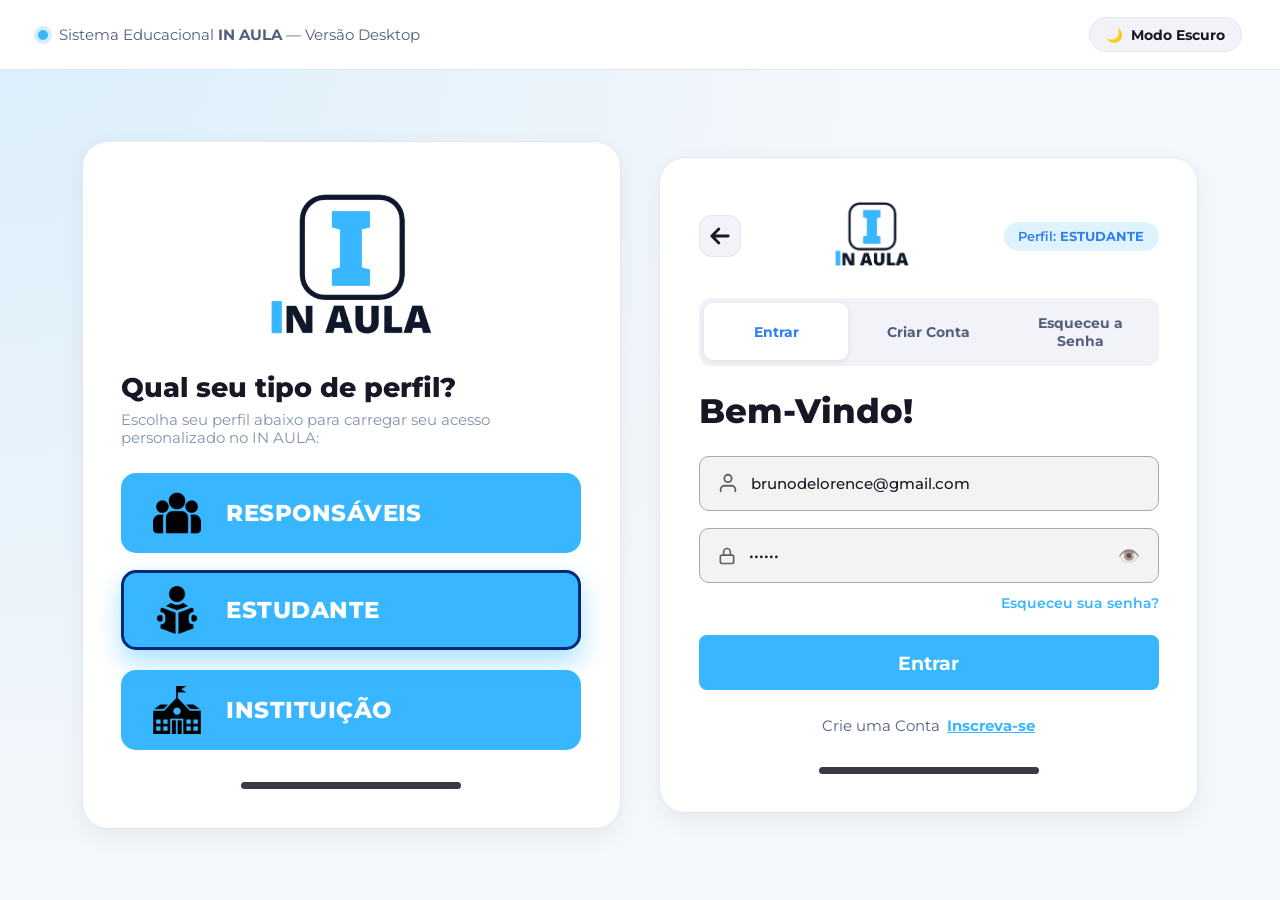
<file: InAula/InAula.html>
<!DOCTYPE html>
<html lang="pt-BR" data-tema="claro">

<head>
  <meta charset="UTF-8" />
  <meta name="viewport" content="width=device-width, initial-scale=1.0" />
  <meta name="description"
    content="IN AULA — Sistema Educacional Desktop para Estudantes, Professores e Instituições." />
  <title>IN AULA | Login &amp; Plataforma Educacional Desktop</title>
  <link rel="preconnect" href="https://fonts.googleapis.com" />
  <link rel="preconnect" href="https://fonts.gstatic.com" crossorigin />
  <link
    href="https://fonts.googleapis.com/css2?family=Inter:wght@400;500;600;700&family=Montserrat:wght@300;400;500;600;700;800;900&family=Nunito:wght@600;700;800&family=Poppins:wght@400;500;600;700&display=swap"
    rel="stylesheet" />
  <link rel="stylesheet" href="css/style.css" />
</head>

<body>
  <!-- ==========================================================================
       TELA INICIAL DE ACESSO (LOGIN, CRIAR CONTA E RECUPERAR SENHA)
       Explicação: É a primeira tela que aparece. Ao lado esquerdo a pessoa
       escolhe quem ela é (Responsável, Estudante ou Instituição/Professora)
       e ao lado direito digita o e-mail e a senha para entrar.
       ========================================================================== -->
  <div class="sobreposicao-tela-cheia-acesso" id="sobreposicaoTelaCheiaAcesso">
    <div class="barra-topo-acesso">
      <div class="barra-topo-login__marca">
        <span class="ponto-situacao"></span>
        <span>Sistema Educacional
          <strong>IN AULA</strong> — Versão Desktop</span>
      </div>
      <div class="barra-topo-login__acoes"><button type="button" class="botao-alternar-tema" id="alternarTemaAcesso">
          <span class="elemento-icone-tema">🌙</span> <span class="elemento-rotulo-tema">Modo Escuro</span></button>
      </div>
    </div>
    <div class="vitrine-computador-acesso">
      <!-- LADO ESQUERDO DO ACESSO: Botões azuis para escolher o tipo de perfil -->
      <section class="painel-esquerdo-acesso" aria-label="Seleção de tipo de perfil">
        <div class="caixa-logo-acesso">
          <img src="assets/logo-inaula.png" alt="Logo IN AULA" class="imagem-logo-acesso" />
        </div>
        <h1 class="titulo-perfil-acesso">Qual seu tipo de perfil?</h1>
        <p class="subtitulo-perfil-acesso">Escolha seu perfil abaixo para carregar seu acesso personalizado no IN AULA:
        </p>
        <div class="botoes-perfil-sistema">
          <button type="button" class="botao-perfil-sistema" data-selecionar-perfil="responsaveis">
            <div class="botao-perfil-figma__envoltorio-icone"> <img src="assets/icon-group.png" alt="Responsáveis" />
            </div>
            <span>RESPONSÁVEIS</span>
          </button>
          <button type="button" class="botao-perfil-sistema ativo" data-selecionar-perfil="estudante">
            <div class="botao-perfil-figma__envoltorio-icone"> <img src="assets/icon-reading-book.png"
                alt="Estudante" /> </div>
            <span>ESTUDANTE</span>
          </button>
          <button type="button" class="botao-perfil-sistema" data-selecionar-perfil="instituicao">
            <div class="botao-perfil-figma__envoltorio-icone"> <img src="assets/icon-school.png"
                alt="Instituição / Professor" /> </div>
            <span>INSTITUIÇÃO</span>
          </button>
        </div>
        <div class="decoracao-barra-inferior-acesso"></div>
      </section>
      <!-- LADO DIREITO DO ACESSO: Formulários para Entrar, Criar Conta ou Recuperar Senha -->
      <section class="painel-direito-acesso" aria-label="Formulário de autenticação">
        <div class="topo-cartao-acesso">
          <button type="button" class="seta-voltar-acesso" id="botaoSetaVoltarAutenticacao" title="Voltar para Acesso">
            <svg width="28" height="28" viewBox="0 0 24 24" fill="none">
              <path d="M19 12H5M5 12L11 18M5 12L11 6" stroke="currentColor" stroke-width="2.4" stroke-linecap="round"
                stroke-linejoin="round" />
            </svg>
          </button>
          <div class="logo-cartao-acesso">
            <img src="assets/logo-inaula.png" alt="IN AULA" />
          </div>
          <span class="pilula-perfil-acesso" id="seloPerfilSelecionado">Perfil:
            <strong>ESTUDANTE</strong></span>
        </div>
        <div class="abas-autenticacao" role="tablist">
          <button type="button" class="aba-autenticacao ativo" data-aba-autenticacao="entrar">Entrar</button>
          <button type="button" class="aba-autenticacao" data-aba-autenticacao="cadastro">Criar Conta</button>
          <button type="button" class="aba-autenticacao" data-aba-autenticacao="recuperar">Esqueceu a Senha</button>
        </div>
        <!-- FORMULÁRIO 1: Entrar com usuário e senha -->
        <form class="formulario-autenticacao-sistema" id="formularioAcesso">
          <h2 class="titulo-autenticacao-sistema">Bem-Vindo!</h2>
          <div class="campo-sistema">
            <span class="campo-figma__icone" aria-hidden="true">
              <svg width="22" height="22" viewBox="0 0 24 24" fill="none">
                <path d="M20 21V19C20 16.7909 18.2091 15 16 15H8C5.79086 15 4 16.7909 4 19V21" stroke="#626262"
                  stroke-width="2" stroke-linecap="round" />
                <circle cx="12" cy="7" r="4" stroke="#626262" stroke-width="2" />
              </svg>
            </span>
            <input type="text" id="usuarioAcesso" placeholder="Nome de Usuario ou Email"
              value="brunodelorence@gmail.com" required />
          </div>
          <div class="campo-sistema">
            <span class="campo-figma__icone" aria-hidden="true">
              <svg width="20" height="20" viewBox="0 0 24 24" fill="none">
                <rect x="4" y="11" width="16" height="10" rx="2" stroke="#626262" stroke-width="2" />
                <path d="M8 11V7C8 4.79086 9.79086 3 12 3C14.2091 3 16 4.79086 16 7V11" stroke="#626262"
                  stroke-width="2" />
              </svg>
            </span>
            <input type="password" id="senhaAcesso" placeholder="Senha" value="123456" required />
            <button type="button" class="campo-figma__olho" data-alternar-senha="senhaAcesso"
              aria-label="Mostrar ou ocultar senha">👁️</button>
          </div>
          <div class="linha-esqueceu-sistema"><button type="button" class="atalho-esqueceu-sistema"
              data-trocar-autenticacao="recuperar">Esqueceu sua senha?</button></div>
          <button type="submit" class="botao-enviar-sistema">Entrar</button>
          <p class="retorno-formulario" id="mensagemRetornoAcesso"></p>
          <div class="troca-inferior-sistema"><span>Crie uma Conta</span> <button type="button"
              class="atalho-troca-sistema" data-trocar-autenticacao="cadastro">Inscreva-se</button></div>
          <div class="decoracao-barra-inferior-acesso"></div>
        </form>
        <!-- FORMULÁRIO 2: Criar uma nova conta (aparece ao clicar na aba Criar Conta) -->
        <form class="formulario-autenticacao-sistema" id="formularioCadastro" hidden>
          <h2 class="titulo-autenticacao-sistema">Crie uma conta!</h2>
          <div class="campo-sistema">
            <span class="campo-figma__icone" aria-hidden="true">
              <svg width="22" height="22" viewBox="0 0 24 24" fill="none">
                <path d="M20 21V19C20 16.7909 18.2091 15 16 15H8C5.79086 15 4 16.7909 4 19V21" stroke="#626262"
                  stroke-width="2" stroke-linecap="round" />
                <circle cx="12" cy="7" r="4" stroke="#626262" stroke-width="2" />
              </svg>
            </span>
            <input type="text" id="nomeUsuarioCadastro" placeholder="Nome de usuário" value="brunodelorence" required />
          </div>
          <div class="campo-sistema">
            <span class="campo-figma__icone" aria-hidden="true">
              <svg width="20" height="20" viewBox="0 0 24 24" fill="none">
                <rect x="3" y="5" width="18" height="14" rx="2" stroke="#626262" stroke-width="2" />
                <path d="M3 7L12 13L21 7" stroke="#626262" stroke-width="2" />
              </svg>
            </span>
            <input type="email" id="emailCadastro" placeholder="E-mail" value="brunodelorence@gmail.com" required />
          </div>
          <div class="campo-sistema">
            <span class="campo-figma__icone" aria-hidden="true">
              <svg width="20" height="20" viewBox="0 0 24 24" fill="none">
                <rect x="4" y="11" width="16" height="10" rx="2" stroke="#626262" stroke-width="2" />
                <path d="M8 11V7C8 4.79086 9.79086 3 12 3C14.2091 3 16 4.79086 16 7V11" stroke="#626262"
                  stroke-width="2" />
              </svg>
            </span>
            <input type="password" id="senhaCadastro" placeholder="Senha" value="1234567" required />
            <button type="button" class="campo-figma__olho" data-alternar-senha="senhaCadastro"
              aria-label="Mostrar ou ocultar senha">👁️</button>
          </div>
          <div class="campo-sistema">
            <span class="campo-figma__icone" aria-hidden="true">
              <svg width="20" height="20" viewBox="0 0 24 24" fill="none">
                <rect x="4" y="11" width="16" height="10" rx="2" stroke="#626262" stroke-width="2" />
                <path d="M8 11V7C8 4.79086 9.79086 3 12 3C14.2091 3 16 4.79086 16 7V11" stroke="#626262"
                  stroke-width="2" />
              </svg>
            </span>
            <input type="password" id="confirmacaoSenhaCadastro" placeholder="Confirme a senha" value="1234567"
              required />
            <button type="button" class="campo-figma__olho" data-alternar-senha="confirmacaoSenhaCadastro"
              aria-label="Mostrar ou ocultar senha">👁️</button>
          </div>
          <p class="nota-termos-sistema">Ao clicar no botão de
            <strong>Criar Conta</strong>, você automaticamente concorda com nossa politica e termos de uso.
          </p>
          <button type="submit" class="botao-enviar-sistema">Criar Conta</button>
          <p class="retorno-formulario" id="mensagemRetornoCadastro"></p>
          <div class="troca-inferior-sistema"><span>Já tenho um conta</span> <button type="button"
              class="atalho-troca-sistema" data-trocar-autenticacao="entrar">Entrar</button></div>
          <div class="decoracao-barra-inferior-acesso"></div>
        </form>
        <!-- FORMULÁRIO 3: Recuperar senha por e-mail (aparece ao clicar em Esqueceu a Senha) -->
        <form class="formulario-autenticacao-sistema" id="formularioRecuperacao" hidden>
          <h2 class="titulo-autenticacao-sistema">Esqueceu sua<br />Senha?</h2>
          <div class="campo-sistema">
            <span class="campo-figma__icone" aria-hidden="true">
              <svg width="20" height="20" viewBox="0 0 24 24" fill="none">
                <rect x="3" y="5" width="18" height="14" rx="2" stroke="#626262" stroke-width="2" />
                <path d="M3 7L12 13L21 7" stroke="#626262" stroke-width="2" />
              </svg>
            </span>
            <input type="email" id="campoEmailRecuperacao" placeholder="Digite seu endereço de e-mail" required />
          </div>
          <p class="nota-termos-sistema">
            <span class="texto-perigo">*</span> Enviaremos uma mensagem para você redefinir sua senha.
          </p>
          <button type="submit" class="botao-enviar-sistema">Enviar</button>
          <p class="retorno-formulario" id="mensagemRetornoRecuperacao"></p>
          <div class="troca-inferior-sistema"><span>Lembrou a senha?</span> <button type="button"
              class="atalho-troca-sistema" data-trocar-autenticacao="entrar">Entrar</button></div>
          <div class="decoracao-barra-inferior-acesso"></div>
        </form>
      </section>
    </div>
  </div>
  <!-- ==========================================================================
       PAINEL PRINCIPAL DO SISTEMA (APARECE DEPOIS QUE A PESSOA ENTRA)
       Explicação: Divide a tela em duas partes: o Menu Lateral à esquerda
       e a Área Principal à direita onde cada página do sistema é exibida.
       ========================================================================== -->
  <div class="aplicacao-computador" id="aplicacaoPrincipalComputador" hidden>
    <!-- MENU LATERAL ESQUERDO: Mostra a logo, o setor logado e os botões de navegação -->
    <aside class="barra-lateral" id="barraLateral">
      <div class="barra-lateral__marca" id="botaoAbrirBoasVindas" title="Voltar para a Tela de Acesso">
        <img src="assets/logo-inaula.png" alt="Logo IN AULA" class="barra-lateral__imagem-logo" />
      </div>
      <div class="barra-lateral__seletor-setor">
        <span class="barra-lateral__rotulo-secao">SETOR AUTENTICADO</span>
        <div class="pilulas-setor">
          <div class="pilula-setor ativo" id="seloSetorEstudanteAtivo" style="grid-column: 1 / -1; cursor: default;">
            <img src="assets/icon-reading-book.png" alt="" />
            <span id="rotuloSetorEstudanteAtivo">Setor: Estudante</span>
          </div>
          <div class="pilula-setor ativo" id="seloSetorProfessoraAtivo" hidden
            style="grid-column: 1 / -1; cursor: default;"><img src="assets/icon-school.png" alt="" /> <span>Setor:
              Instituição (Docente)</span></div>
        </div>
      </div>
      <!-- Botões do Menu quando quem entrou foi um ESTUDANTE ou RESPONSÁVEL -->
      <nav class="barra-lateral__navegacao" id="navegacaoEstudante" aria-label="Menu do Estudante">
        <span class="barra-lateral__rotulo-secao">MENU DO ESTUDANTE</span>
        <button type="button" class="item-navegacao ativo" data-tela="estudante-inicio">
          <span class="item-navegacao__icone">🏠</span>
          <span>Início (Painel)</span></button>
        <button type="button" class="item-navegacao" data-tela="estudante-atividades">
          <span class="item-navegacao__icone">⭐</span>
          <span>Atividades &amp; Níveis</span></button>
        <button type="button" class="item-navegacao" data-tela="estudante-loja">
          <span class="item-navegacao__icone">🏪</span>
          <span>Loja de Pontos</span></button>
        <button type="button" class="item-navegacao" data-tela="estudante-classificacao">
          <span class="item-navegacao__icone">📊</span>
          <span>Classificação da Turma</span></button>
        <button type="button" class="item-navegacao" data-tela="estudante-conversa">
          <span class="item-navegacao__icone">💬</span>
          <span>Conversa com Professora</span></button>
        <button type="button" class="item-navegacao" data-tela="estudante-perfil">
          <span class="item-navegacao__icone">👤</span>
          <span>Meu Perfil</span></button>
      </nav>
      <!-- Botões do Menu quando quem entrou foi a PROFESSORA (Setor Instituição) -->
      <nav class="barra-lateral__navegacao" id="navegacaoProfessora" aria-label="Menu do Professor" hidden>
        <span class="barra-lateral__rotulo-secao">MENU DO PROFESSOR</span>
        <button type="button" class="item-navegacao ativo" data-tela="professora-inicio">
          <span class="item-navegacao__icone">🏫</span>
          <span>Início &amp; Turmas</span></button>
        <button type="button" class="item-navegacao" data-tela="professora-chamada">
          <span class="item-navegacao__icone">📋</span>
          <span>Chamada Digital</span></button>
        <button type="button" class="item-navegacao" data-tela="professora-notas">
          <span class="item-navegacao__icone">📝</span>
          <span>Notas &amp; Frequência</span></button>
        <button type="button" class="item-navegacao" data-tela="professora-conversa">
          <span class="item-navegacao__icone">💬</span>
          <span>Central de Dúvidas</span>
          <span class="item-navegacao__selo" id="seloNaoLidasProfessora">4</span></button>
      </nav>
      <div class="barra-lateral__rodape"><button type="button" class="botao-entrada-portal"
          id="botaoSairBarraLateral">🔐 Trocar Conta / Tela de Acesso</button></div>
    </aside>
    <div class="area-trabalho-principal">
      <!-- BARRA DO TOPO: Mostra o título da página atual, pontos do aluno, botão de Modo Claro/Escuro e foto do usuário -->
      <header class="barra-topo">
        <div class="barra-topo__esquerda">
          <h1 class="barra-topo__titulo" id="tituloTelaAtual">Painel do Estudante</h1>
          <span class="barra-topo__subtitulo" id="subtituloTelaAtual">Ano Letivo • Turma 3°E • Ensino Médio</span>
        </div>
        <div class="barra-topo__direita">
          <div class="pilula-pontos" id="caixaPontosTopo" title="Seus pontos acumulados nas atividades">
            <img src="assets/icon-medal-pts.svg" alt="" class="pilula-pontos__icone" />
            <strong id="pontosGlobaisEstudante">2564</strong>
            <span>pts</span>
          </div>
          <button type="button" class="botao-alternar-tema" id="botaoAlternarTema" title="Alternar tema Claro e Escuro">
            <span class="elemento-icone-tema" id="iconeTema">🌙</span>
            <span class="elemento-rotulo-tema" id="rotuloTema">Modo Escuro</span></button>
          <div class="bloco-usuario" id="blocoUsuarioTopo">
            <img src="assets/avatar-bruno.png" alt="Bruno Delorence" id="fotoBarraTopo" class="bloco-usuario__foto" />
            <div class="bloco-usuario__informacoes">
              <strong id="nomeBarraTopo">Bruno Delorence</strong>
              <span id="cargoBarraTopo">Estudante • 1º Lugar (3°E)</span>
            </div>
          </div>
        </div>
      </header>
      <main class="conteiner-telas">
        <!-- ======================================================================
           PÁGINA 1 DO ALUNO: INÍCIO (PAINEL PRINCIPAL)
           Mostra o cartão de boas-vindas do aluno Bruno, os 4 avisos coloridos
           de atividades, as matérias em andamento e a tabela de notas.
           ====================================================================== -->
        <section class="tela-visualizacao ativo" id="tela-estudante-inicio">
          <div class="destaque-principal-estudante" style="background-image: url('assets/banner-student.png');">
            <div class="destaque-principal-estudante__sobreposicao">
              <div class="destaque-principal-estudante__perfil">
                <img src="assets/avatar-bruno.png" alt="Bruno Delorence" class="destaque-principal-estudante__foto" />
                <div class="destaque-principal-estudante__detalhes">
                  <h2 id="nomeDestaqueEstudante">Bruno Delorence</h2>
                  <div class="destaque-principal-estudante__metadados">
                    <span class="item-metadado"><img src="assets/icon-top1.svg" alt="" /> 1º Lugar</span>
                    <span class="item-metadado"><img src="assets/icon-class-book.svg" alt="" /> 3°E</span>
                  </div>
                </div>
              </div>
              <div class="destaque-principal-estudante__direita">
                <div class="pilula-pontuacao-destaque">
                  <span>1.250 XP</span>
                  <img src="assets/icon-medal-pts.svg" alt="Medalha" />
                </div>
                <button type="button" class="botao-acao-destaque" data-ir-tela="estudante-atividades">Continuar Estudos
                  →</button>
              </div>
            </div>
          </div>
          <div class="grade-indicadores-situacao">
            <div class="cartao-indicador-situacao" data-ir-tela="estudante-atividades">
              <div class="cartao-indicador-status__topo">
                <img src="assets/icon-pending.svg" alt="Atividades Pendentes" class="cartao-indicador-status__icone" />
                <span class="cartao-indicador-status__numero numero--azul" id="contadorIndicadorPendentes">4</span>
              </div>
              <div class="cartao-indicador-status__rotulo">
                <p>Atividades</p>
                <p>Pendentes!</p>
              </div>
            </div>
            <div class="cartao-indicador-situacao" data-ir-tela="estudante-atividades">
              <div class="cartao-indicador-status__topo">
                <img src="assets/icon-deadline.svg" alt="Prazo Acabando" class="cartao-indicador-status__icone" />
                <span class="cartao-indicador-status__numero numero--vermelho">2</span>
              </div>
              <div class="cartao-indicador-status__rotulo">
                <p>Prazo</p>
                <p>Acabando!</p>
              </div>
            </div>
            <div class="cartao-indicador-situacao" data-ir-tela="estudante-atividades">
              <div class="cartao-indicador-status__topo">
                <img src="assets/icon-waiting.svg" alt="Aguardando Correção" class="cartao-indicador-status__icone" />
                <span class="cartao-indicador-status__numero numero--amarelo" id="contadorIndicadorAguardando">7</span>
              </div>
              <div class="cartao-indicador-status__rotulo">
                <p>Aguardando</p>
                <p>Correção!</p>
              </div>
            </div>
            <div class="cartao-indicador-situacao" data-ir-tela="estudante-atividades">
              <div class="cartao-indicador-status__topo">
                <img src="assets/icon-corrected.svg" alt="Atividades Corrigidas"
                  class="cartao-indicador-status__icone" />
                <span class="cartao-indicador-status__numero numero--verde" id="contadorIndicadorCorrigidas">12</span>
              </div>
              <div class="cartao-indicador-status__rotulo">
                <p>Atividades</p>
                <p>Corrigidas!</p>
              </div>
            </div>
          </div>
          <div class="colunas-computador-inicio">
            <div class="painel-computador">
              <div class="painel-computador__cabecalho">
                <div>
                  <h3>Seus Estudos em Andamento</h3>
                  <p class="texto-suave">20% de seu progresso concluído na semana!</p>
                </div>
                <button type="button" class="botao-atalho botao-atalho--negrito" data-ir-tela="estudante-atividades">Ver
                  todas as matérias →</button>
              </div>
              <div class="trilha-mini-progresso">
                <div class="preenchimento-mini-progresso" style="width: 20%"></div>
              </div>
              <div class="grade-cartoes-materias grade-cartoes-materias--compacta">
                <article class="cartao-materia fundo-matematica" data-abrir-materia="Matemática">
                  <span class="cartao-materia__contador">03/30</span>
                  <h4 class="cartao-materia__titulo">Matemática</h4>
                  <button type="button" class="cartao-materia__botao">Continuar</button>
                  <img src="assets/card-wave-mask.svg" alt="" class="cartao-materia__onda" />
                  <div class="cartao-materia__blocos">
                    <div class="bloco bloco--frente"><img src="assets/icon-math-plus.svg" alt="" /></div>
                    <div class="bloco bloco--fundo"><img src="assets/icon-math-percent.svg" alt="" /></div>
                  </div>
                </article>
                <article class="cartao-materia fundo-portugues" data-abrir-materia="Português">
                  <span class="cartao-materia__contador">0/30</span>
                  <h4 class="cartao-materia__titulo">Português</h4>
                  <button type="button" class="cartao-materia__botao cartao-materia__botao--azul">Começar</button>
                  <img src="assets/card-wave-mask.svg" alt="" class="cartao-materia__onda" />
                  <div class="cartao-materia__blocos">
                    <div class="bloco bloco--frente"><img src="assets/icon-port-a.svg" alt="" /></div>
                    <div class="bloco bloco--fundo"><img src="assets/icon-port-j.svg" alt="" /></div>
                  </div>
                </article>
                <article class="cartao-materia fundo-biologia" data-abrir-materia="Biologia">
                  <span class="cartao-materia__contador">07/30</span>
                  <h4 class="cartao-materia__titulo">Biologia</h4>
                  <button type="button" class="cartao-materia__botao">Continuar</button>
                  <img src="assets/card-wave-mask.svg" alt="" class="cartao-materia__onda" />
                  <div class="cartao-materia__blocos">
                    <div class="bloco bloco--frente"><img src="assets/icon-bio-lungs.svg" alt="" /></div>
                    <div class="bloco bloco--fundo"><img src="assets/icon-bio-heart.svg" alt="" /></div>
                  </div>
                </article>
                <article class="cartao-materia fundo-quimica" data-abrir-materia="Química">
                  <span class="cartao-materia__contador">16/30</span>
                  <h4 class="cartao-materia__titulo">Química</h4>
                  <button type="button" class="cartao-materia__botao">Continuar</button>
                  <img src="assets/card-wave-mask.svg" alt="" class="cartao-materia__onda" />
                  <div class="cartao-materia__blocos">
                    <div class="bloco bloco--frente"><img src="assets/icon-chem-drop.svg" alt="" /></div>
                    <div class="bloco bloco--fundo"><img src="assets/icon-chem-hazard.svg" alt="" /></div>
                  </div>
                </article>
              </div>
            </div>
            <div class="painel-computador">
              <div class="painel-computador__cabecalho">
                <div>
                  <h3>Minhas Notas &amp; Frequência</h3>
                  <p class="texto-suave">Acompanhamento oficial da Turma 3°E</p>
                </div>
                <button type="button" class="botao-atalho botao-atalho--negrito" data-ir-tela="estudante-conversa">Tirar
                  Dúvida 💬</button>
              </div>
              <div class="envoltorio-tabela-notas">
                <table class="tabela-sistema">
                  <thead>
                    <tr>
                      <th>Matéria</th>
                      <th>Frequência</th>
                      <th>Notas</th>
                    </tr>
                  </thead>
                  <tbody>
                    <tr>
                      <td><span class="barra-linha"></span>Mat</td>
                      <td>90%</td>
                      <td>
                        <strong>8,1</strong>
                      </td>
                    </tr>
                    <tr>
                      <td><span class="barra-linha"></span>Port</td>
                      <td>85%</td>
                      <td>
                        <strong>8,4</strong>
                      </td>
                    </tr>
                    <tr>
                      <td><span class="barra-linha"></span>Geo</td>
                      <td>93%</td>
                      <td>
                        <strong>7,2</strong>
                      </td>
                    </tr>
                    <tr>
                      <td><span class="barra-linha"></span>Bio</td>
                      <td>89%</td>
                      <td>
                        <strong>6,1</strong>
                      </td>
                    </tr>
                    <tr>
                      <td><span class="barra-linha"></span>Fis</td>
                      <td>98%</td>
                      <td>
                        <strong>9,0</strong>
                      </td>
                    </tr>
                    <tr>
                      <td><span class="barra-linha"></span>Quím</td>
                      <td>99,9%</td>
                      <td>
                        <strong>9,6</strong>
                      </td>
                    </tr>
                  </tbody>
                </table>
              </div>
            </div>
          </div>
        </section>
        <!-- ======================================================================
           PÁGINA 2 DO ALUNO: ATIVIDADES, TRILHAS E DESAFIOS (EM 4 PASSOS)
           Passo 1 (etapaCatalogoMaterias): Lista todas as 12 matérias.
           Passo 2 (etapaTrilhaMateria): Mostra os módulos da matéria escolhida.
           Passo 3 (etapaNiveisModulo): Mostra os 12 níveis do módulo.
           Passo 4 (etapaDesafioNivel): Mostra a pergunta/exercício para responder.
           ====================================================================== -->
        <section class="tela-visualizacao" id="tela-estudante-atividades" hidden>
          <!-- PASSO 1 DAS ATIVIDADES: Grade com todas as 12 disciplinas disponíveis -->
          <div id="etapaCatalogoMaterias">
            <div class="barra-cabecalho-atividades">
              <div class="caixa-busca-sistema">
                <span class="caixa-busca-figma__icone">🔍</span>
                <input type="search" id="campoBuscaAtividade" placeholder="Buscar atividade ou matéria..." />
              </div>
              <div class="resumo-progresso-estudos">
                <div>
                  <strong>Seus estudos:</strong>
                  <span id="rotuloProgressoEstudos">20% de seu progresso!</span>
                  <div class="trilha-mini-progresso">
                    <div class="preenchimento-mini-progresso" id="barraProgressoEstudos" style="width: 20%"></div>
                  </div>
                </div>
                <div class="circulo-trofeu"><img src="assets/icon-cup.svg" alt="Troféu" /></div>
              </div>
            </div>
            <div class="painel-computador">
              <div class="painel-computador__cabecalho">
                <div>
                  <h3 class="titulo-secao-painel" style="margin-bottom:0.2rem">Disciplinas Disponíveis</h3>
                  <p class="texto-suave">Selecione uma matéria abaixo para abrir suas atividades exclusivas</p>
                </div>
              </div>
              <div class="grade-cartoes-materias grade-cartoes-materias--completa" id="gradeMaterias">
                <article class="cartao-materia fundo-matematica" data-materia="Matemática">
                  <span class="cartao-materia__contador">03/30</span>
                  <h4 class="cartao-materia__titulo">Matemática</h4>
                  <button type="button" class="cartao-materia__botao">Continuar</button>
                  <img src="assets/card-wave-mask.svg" alt="" class="cartao-materia__onda" />
                  <div class="cartao-materia__blocos">
                    <div class="bloco bloco--frente"><img src="assets/icon-math-plus.svg" alt="" /></div>
                    <div class="bloco bloco--fundo"><img src="assets/icon-math-percent.svg" alt="" /></div>
                  </div>
                </article>
                <article class="cartao-materia fundo-portugues" data-materia="Português">
                  <span class="cartao-materia__contador">0/30</span>
                  <h4 class="cartao-materia__titulo">Português</h4>
                  <button type="button" class="cartao-materia__botao cartao-materia__botao--azul">Começar</button>
                  <img src="assets/card-wave-mask.svg" alt="" class="cartao-materia__onda" />
                  <div class="cartao-materia__blocos">
                    <div class="bloco bloco--frente"><img src="assets/icon-port-a.svg" alt="" /></div>
                    <div class="bloco bloco--fundo"><img src="assets/icon-port-j.svg" alt="" /></div>
                  </div>
                </article>
                <article class="cartao-materia fundo-biologia" data-materia="Biologia">
                  <span class="cartao-materia__contador">07/30</span>
                  <h4 class="cartao-materia__titulo">Biologia</h4>
                  <button type="button" class="cartao-materia__botao">Continuar</button>
                  <img src="assets/card-wave-mask.svg" alt="" class="cartao-materia__onda" />
                  <div class="cartao-materia__blocos">
                    <div class="bloco bloco--frente"><img src="assets/icon-bio-lungs.svg" alt="" /></div>
                    <div class="bloco bloco--fundo"><img src="assets/icon-bio-heart.svg" alt="" /></div>
                  </div>
                </article>
                <article class="cartao-materia fundo-quimica" data-materia="Química">
                  <span class="cartao-materia__contador">16/30</span>
                  <h4 class="cartao-materia__titulo">Química</h4>
                  <button type="button" class="cartao-materia__botao">Continuar</button>
                  <img src="assets/card-wave-mask.svg" alt="" class="cartao-materia__onda" />
                  <div class="cartao-materia__blocos">
                    <div class="bloco bloco--frente"><img src="assets/icon-chem-drop.svg" alt="" /></div>
                    <div class="bloco bloco--fundo"><img src="assets/icon-chem-hazard.svg" alt="" /></div>
                  </div>
                </article>
                <article class="cartao-materia fundo-fisica" data-materia="Física">
                  <span class="cartao-materia__contador">18/30</span>
                  <h4 class="cartao-materia__titulo">Física</h4>
                  <button type="button" class="cartao-materia__botao">Continuar</button>
                  <img src="assets/card-wave-mask.svg" alt="" class="cartao-materia__onda" />
                  <div class="cartao-materia__blocos">
                    <div class="bloco bloco--frente"><img src="assets/icon-phys-atom.svg" alt="" /></div>
                    <div class="bloco bloco--fundo"><img src="assets/icon-phys-energy.svg" alt="" /></div>
                  </div>
                </article>
                <article class="cartao-materia fundo-matematica" data-materia="Inglês">
                  <span class="cartao-materia__contador">22/30</span>
                  <h4 class="cartao-materia__titulo">Inglês</h4>
                  <button type="button" class="cartao-materia__botao">Continuar</button>
                  <img src="assets/card-wave-mask.svg" alt="" class="cartao-materia__onda" />
                  <div class="cartao-materia__blocos">
                    <div class="bloco bloco--frente">
                      <span class="letra-bloco">EN</span>
                    </div>
                    <div class="bloco bloco--fundo"><img src="assets/icon-eng-lang.svg" alt="" /></div>
                  </div>
                </article>
                <article class="cartao-materia fundo-portugues" data-materia="História">
                  <span class="cartao-materia__contador">09/30</span>
                  <h4 class="cartao-materia__titulo">História</h4>
                  <button type="button" class="cartao-materia__botao">Continuar</button>
                  <img src="assets/card-wave-mask.svg" alt="" class="cartao-materia__onda" />
                  <div class="cartao-materia__blocos">
                    <div class="bloco bloco--frente"><img src="assets/icon-hist-temple.svg" alt="" /></div>
                    <div class="bloco bloco--fundo"><span class="letra-bloco">🏛️</span></div>
                  </div>
                </article>
                <article class="cartao-materia fundo-biologia" data-materia="Geografia">
                  <span class="cartao-materia__contador">14/30</span>
                  <h4 class="cartao-materia__titulo">Geografia</h4>
                  <button type="button" class="cartao-materia__botao">Continuar</button>
                  <img src="assets/card-wave-mask.svg" alt="" class="cartao-materia__onda" />
                  <div class="cartao-materia__blocos">
                    <div class="bloco bloco--frente"><span class="letra-bloco">🌍</span></div>
                    <div class="bloco bloco--fundo"><span class="letra-bloco">🧭</span></div>
                  </div>
                </article>
                <article class="cartao-materia fundo-quimica" data-materia="Artes">
                  <span class="cartao-materia__contador">11/30</span>
                  <h4 class="cartao-materia__titulo">Artes</h4>
                  <button type="button" class="cartao-materia__botao">Continuar</button>
                  <img src="assets/card-wave-mask.svg" alt="" class="cartao-materia__onda" />
                  <div class="cartao-materia__blocos">
                    <div class="bloco bloco--frente"><span class="letra-bloco">🎨</span></div>
                    <div class="bloco bloco--fundo"><span class="letra-bloco">🎭</span></div>
                  </div>
                </article>
                <article class="cartao-materia fundo-fisica" data-materia="Filosofia">
                  <span class="cartao-materia__contador">15/30</span>
                  <h4 class="cartao-materia__titulo">Filosofia</h4>
                  <button type="button" class="cartao-materia__botao">Continuar</button>
                  <img src="assets/card-wave-mask.svg" alt="" class="cartao-materia__onda" />
                  <div class="cartao-materia__blocos">
                    <div class="bloco bloco--frente"><span class="letra-bloco">🦉</span></div>
                    <div class="bloco bloco--fundo"><span class="letra-bloco">💡</span></div>
                  </div>
                </article>
                <article class="cartao-materia fundo-matematica" data-materia="Sociologia">
                  <span class="cartao-materia__contador">12/30</span>
                  <h4 class="cartao-materia__titulo">Sociologia</h4>
                  <button type="button" class="cartao-materia__botao">Continuar</button>
                  <img src="assets/card-wave-mask.svg" alt="" class="cartao-materia__onda" />
                  <div class="cartao-materia__blocos">
                    <div class="bloco bloco--frente"><span class="letra-bloco">👥</span></div>
                    <div class="bloco bloco--fundo"><span class="letra-bloco">🌐</span></div>
                  </div>
                </article>
                <article class="cartao-materia fundo-portugues" data-materia="Educação Física">
                  <span class="cartao-materia__contador">20/30</span>
                  <h4 class="cartao-materia__titulo">Educação Física</h4>
                  <button type="button" class="cartao-materia__botao">Continuar</button>
                  <img src="assets/card-wave-mask.svg" alt="" class="cartao-materia__onda" />
                  <div class="cartao-materia__blocos">
                    <div class="bloco bloco--frente"><span class="letra-bloco">⚽</span></div>
                    <div class="bloco bloco--fundo"><span class="letra-bloco">🏅</span></div>
                  </div>
                </article>
              </div>
            </div>
          </div>
          <!-- PASSO 2 DAS ATIVIDADES: Trilha de módulos da matéria que o aluno clicou -->
          <div id="etapaTrilhaMateria" hidden>
            <div class="barra-topo-detalhe-materia">
              <button type="button" class="botao-voltar-materias" id="botaoVoltarMaterias">← Voltar para
                Disciplinas</button>
              <span class="selo-detalhe-materia" id="seloContadorDetalheMateria">Matéria: Matemática • 03/30</span>
            </div>
            <div class="painel-computador painel-etapa-trilha">
              <div class="cabecalho-destaque-materia fundo-matematica" id="cartaoDestaqueMateriaAtiva">
                <div>
                  <span class="cabecalho-destaque-materia__etiqueta" id="pilulaProgressoMateriaAtiva">03/30</span>
                  <h3 id="tituloMateriaSelecionada">Matemática</h3>
                  <p id="subtituloMateriaSelecionada">Clique em um módulo da trilha abaixo para abrir os níveis desta
                    matéria</p>
                </div>
                <div class="cartao-materia__blocos" id="blocosIconesMateriaAtiva">
                  <div class="bloco bloco--frente"><img src="assets/icon-math-plus.svg" alt="" /></div>
                  <div class="bloco bloco--fundo"><img src="assets/icon-math-percent.svg" alt="" /></div>
                </div>
              </div>
              <div class="lista-trilha-aprendizagem lista-trilha-aprendizagem--clicavel" id="listaTrilhaAprendizagem">
              </div>
              <div class="barra-duvida-trilha">
                <div>
                  <strong>Tire suas dúvidas:</strong>
                  <span>Fale com o professor</span>
                </div>
                <button type="button" class="botao-enviar-conversa" data-ir-tela="estudante-conversa"><img
                    src="assets/icon-chat-badge.svg" alt="Chat" />
                  <span>Abrir Conversa com Professor</span></button>
              </div>
            </div>
          </div>
          <!-- PASSO 3 DAS ATIVIDADES: Grade com os 12 níveis de dificuldade do módulo -->
          <div id="etapaNiveisModulo" hidden>
            <div class="barra-topo-detalhe-materia">
              <button type="button" class="botao-voltar-materias" id="botaoVoltarTrilha">← Voltar para a Trilha da
                Matéria</button>
              <span class="selo-detalhe-materia" id="seloModuloAtivo">Matemática • Módulo: Operações</span>
            </div>
            <div class="painel-computador painel-etapa-niveis">
              <div class="selo-cabecalho-nivel" id="cabecalhoEtapaNivel">NÍVEL 1</div>
              <p class="texto-suave" style="text-align:center; margin-bottom:1.25rem">Selecione um nível abaixo para
                abrir o exercício correspondente:</p>
              <div class="grade-niveis grade-niveis--grande" id="gradeNiveisMateria"></div>
            </div>
          </div>
          <!-- PASSO 4 DAS ATIVIDADES: Tela da questão (desafio) e cartão de parabéns ao concluir -->
          <div id="etapaDesafioNivel" hidden>
            <div class="barra-topo-detalhe-materia">
              <button type="button" class="botao-voltar-materias" id="botaoVoltarNiveis">← Voltar para os Níveis (NÍVEL
                1)</button>
              <span class="selo-detalhe-materia" id="seloProgressoDesafioAtivo">Matemática • Questão 1 de 2</span>
            </div>
            <div class="painel-computador caixa-desafio-sistema caixa-desafio-sistema--centralizada"
              id="cartaoDesafioAtivo">
              <div class="caixa-desafio-figma__destaque" id="tituloDestaqueDesafio">Soma</div>
              <div class="diagrama-angulo" id="caixaDiagramaAngulo" aria-label="Ilustração de ângulo"></div>
              <h4 class="caixa-desafio-figma__pergunta" id="textoPerguntaDesafio">Some o ângulo por eles mesmo:</h4>
              <div class="grade-opcoes-desafio" id="gradeOpcoesDesafio"></div>
              <p class="retorno-desafio" id="mensagemRetornoDesafio" role="status"></p>
              <div class="secao-comentario-duvida">
                <h5>Dúvida ou comentários</h5>
                <form id="formularioDuvidaAtividade" class="formulario-comentario-duvida">
                  <textarea id="campoDuvidaAtividade" rows="2"
                    placeholder="Mensagem para a Professora Tati sobre esta atividade..."></textarea>
                  <div class="rodape-comentario-duvida">
                    <div>
                      <strong>Tire suas dúvidas:</strong>
                      <span>Fale com o professor</span>
                    </div>
                    <button type="submit" class="botao-enviar-conversa" title="Enviar dúvida ao professor"><img
                        src="assets/icon-chat-badge.svg" alt="Chat" />
                      <span>Enviar ao Professor</span></button>
                  </div>
                </form>
              </div>
            </div>
            <div class="painel-computador cartao-desafio-concluido" id="cartaoDesafioConcluido" hidden>
              <div class="circulo-verificacao-concluido">✓</div>
              <span class="pilula-pontos-concluido">+10 Pts conquistados!</span>
              <h3>Atividade Concluída</h3>
              <p class="texto-suave">Parabéns! Você finalizou todas as questões deste nível com sucesso.</p>
              <div class="acoes-concluido">
                <button type="button" class="botao-primario-sistema botao-primario-sistema--pequeno"
                  id="botaoRevisarDesafio">Revisar</button>
                <button type="button" class="botao-voltar-materias" id="botaoConcluirVoltarNiveis">Voltar para
                  Níveis</button>
              </div>
              <img src="assets/logo-inaula.png" alt="IN AULA" class="logo-concluido" />
            </div>
          </div>
        </section>
        <!-- ======================================================================
           PÁGINA 3 DO ALUNO: LOJA DE PONTOS
           Aqui o estudante usa os pontos que ganhou nas atividades para
           resgatar prêmios e materiais escolares.
           ====================================================================== -->
        <section class="tela-visualizacao" id="tela-estudante-loja" hidden>
          <div class="cabecalho-topo-loja">
            <div class="cabecalho-topo-loja__esquerda">
              <img src="assets/logo-inaula.png" alt="IN AULA" class="logo-loja" />
              <div>
                <h3>Loja de Recompensas IN AULA</h3>
                <p class="texto-suave">Troque os pontos conquistados nas aulas e atividades por prêmios!</p>
              </div>
            </div>
            <div class="barra-filtros-loja">
              <div class="caixa-busca-sistema">
                <span class="caixa-busca-figma__icone">🔍</span>
                <input type="search" id="campoBuscaLoja" placeholder="Buscar produto..." />
              </div>
              <div class="pilulas-categoria-loja">
                <button type="button" class="pilula-categoria-loja ativo" data-categoria-loja="todos">Tudo</button>
                <button type="button" class="pilula-categoria-loja" data-categoria-loja="objeto">Objeto</button>
                <button type="button" class="pilula-categoria-loja"
                  data-categoria-loja="eletronicos">Eletrônicos</button>
              </div>
            </div>
          </div>
          <p class="retorno-loja" id="mensagemRetornoLoja" role="status"></p>
          <div class="grade-produtos-loja" id="gradeProdutosLoja"></div>
        </section>
        <!-- ======================================================================
           PÁGINA 4 DO ALUNO: CLASSIFICAÇÃO DA TURMA (RANKING)
           À esquerda mostra o Pódio (1º, 2º e 3º lugar) e à direita a lista
           com a pontuação dos demais colegas da turma.
           ====================================================================== -->
        <section class="tela-visualizacao" id="tela-estudante-classificacao" hidden>
          <div class="barra-cabecalho-classificacao">
            <div class="pilulas-periodo-classificacao">
              <button type="button" class="pilula-periodo ativo" data-periodo="hoje">Hoje</button>
              <button type="button" class="pilula-periodo" data-periodo="semana">Esta semana</button>
              <button type="button" class="pilula-periodo" data-periodo="mes">Este mês</button>
            </div>
            <img src="assets/logo-inaula.png" alt="IN AULA" class="mini-logo-classificacao" />
          </div>
          <div class="grade-computador-classificacao">
            <div class="painel-computador painel-podio">
              <h3>🏆 Pódio de Engajamento</h3>
              <div class="palco-podio">
                <div class="coluna-podio coluna-podio--2">
                  <span class="pontos-podio">🟠 6,500</span>
                  <img src="assets/avatar-camelia.png" alt="Camila" class="foto-podio" />
                  <div class="pilar-podio pilar--2">
                    <span class="numero-posicao-podio">2</span>
                    <strong class="nome-podio">Camila</strong>
                  </div>
                </div>
                <div class="coluna-podio coluna-podio--1">
                  <span class="pontos-podio">🔵 7,120</span>
                  <div class="envoltorio-foto-podio">
                    <img src="assets/icon-crown.svg" alt="Coroa" class="coroa-podio" />
                    <img src="assets/avatar-bruno.png" alt="Bruno" class="foto-podio foto-podio--1" />
                  </div>
                  <div class="pilar-podio pilar--1">
                    <div class="caixa-superior-pilar">
                      <span class="numero-posicao-podio">1</span>
                    </div>
                    <div class="caixa-inferior-pilar"><strong class="nome-podio">Bruno</strong></div>
                  </div>
                </div>
                <div class="coluna-podio coluna-podio--3">
                  <span class="pontos-podio">🟠 4,800</span>
                  <img src="assets/avatar-wilson.png" alt="Wilson" class="foto-podio" />
                  <div class="pilar-podio pilar--3">
                    <span class="numero-posicao-podio">3</span>
                    <strong class="nome-podio">Wilson</strong>
                  </div>
                </div>
              </div>
            </div>
            <div class="painel-computador painel-classificacao">
              <h3>Classificação Geral dos Estudantes</h3>
              <div class="lista-classificacao" id="listaClassificacaoGeral"></div>
            </div>
          </div>
        </section>
        <!-- ======================================================================
           PÁGINA 5 DO ALUNO: CONVERSA COM A PROFESSORA TATI
           Mensagens da professora aparecem à esquerda e as do aluno à direita.
           ====================================================================== -->
        <section class="tela-visualizacao" id="tela-estudante-conversa" hidden>
          <div class="painel-computador painel-janela-conversa">
            <div class="janela-conversa__cabecalho">
              <div class="janela-conversa__contato">
                <img src="assets/avatar-tati-chat.png" alt="Professora Tati" class="janela-conversa__foto" />
                <div>
                  <strong>Professora Tati</strong>
                  <span>Matemática &amp; Operações • Disponível agora</span>
                </div>
              </div>
              <span class="selo-situacao-disponivel">● Plantão de Dúvidas Ativo</span>
            </div>
            <div class="area-mensagens-conversa" id="mensagensConversaEstudante"></div>
            <form class="barra-entrada-conversa" id="formularioConversaEstudante"><input type="text"
                id="campoConversaEstudante" placeholder="Mensagem..." required /> <button type="submit"
                class="circulo-enviar-conversa" title="Enviar mensagem">↑</button></form>
          </div>
        </section>
        <!-- ======================================================================
           PÁGINA 6 DO ALUNO: MEU PERFIL
           Mostra a foto grande do estudante e seus dados cadastrais (nome, usuário, senha e e-mail).
           ====================================================================== -->
        <section class="tela-visualizacao" id="tela-estudante-perfil" hidden>
          <div class="cartao-perfil-computador">
            <div class="cartao-perfil-computador__esquerda">
              <img src="assets/avatar-bruno.png" alt="Bruno Delorence" class="foto-grande-perfil" />
              <h3>Bruno Delorence</h3>
              <p class="texto-suave">Turma 3°E • 1º Lugar na Classificação</p>
              <img src="assets/logo-inaula.png" alt="IN AULA" class="mini-logo-perfil" />
              <button type="button" class="botao-sair-sistema" id="botaoSairPerfil">Sair</button>
            </div>
            <form class="cartao-perfil-computador__formulario" id="formularioPerfilEstudante">
              <h3>Meus Dados Cadastrais</h3>
              <div class="campo-perfil">
                <label>Nome</label>
                <div class="campo-perfil__envoltorio-entrada">
                  <input type="text" value="Bruno Delorence" readonly />
                  <span>🔒</span>
                </div>
              </div>
              <div class="campo-perfil">
                <label>Nome de Usuário</label>
                <div class="campo-perfil__envoltorio-entrada">
                  <input type="text" value="brunodelorence" />
                </div>
              </div>
              <div class="campo-perfil">
                <label>Senha</label>
                <div class="campo-perfil__envoltorio-entrada">
                  <input type="password" value="******" />
                </div>
              </div>
              <div class="campo-perfil">
                <label>E-mail</label>
                <div class="campo-perfil__envoltorio-entrada">
                  <input type="email" value="brunodelorence@gmail.com" />
                  <span>❕</span>
                </div>
              </div>
              <button type="submit" class="botao-primario-sistema">Salvar Alterações</button>
              <p class="retorno-formulario" id="retornoPerfilSalvo"></p>
            </form>
          </div>
        </section>
        <!-- ======================================================================
           PÁGINA 1 DA PROFESSORA: INÍCIO E TURMAS (SÓ ABRE PELO SETOR INSTITUIÇÃO)
           Mostra a saudação da Profª. Tatiane Soma, alertas de faltas/reforço
           e os cartões coloridos das 6 turmas ativas.
           ====================================================================== -->
        <section class="tela-visualizacao" id="tela-professora-inicio" hidden>
          <div class="destaque-principal-professora">
            <div class="destaque-principal-professora__esquerda">
              <img src="assets/avatar-tatiane.png" alt="Tatiane Soma" class="destaque-principal-professora__foto" />
              <div>
                <span class="boas-vindas-professora">Bem vindo,</span>
                <h2>Tatiane Soma</h2>
                <div class="linha-agenda-professora">
                  <span>
                    <strong>Agenda:</strong> Vazia</span>
                  <span class="data-professora">📅 16, maio de 2025</span>
                </div>
              </div>
            </div>
            <div class="destaque-principal-professora__acoes">
              <button type="button" class="botao-subnavegacao-professora" data-ir-tela="professora-chamada">📋
                Chamada</button>
              <button type="button" class="botao-subnavegacao-professora" data-ir-tela="professora-notas">📝
                Notas</button>
              <button type="button" class="botao-subnavegacao-professora" data-ir-tela="professora-conversa">💬 Conversa
                Dúvidas</button>
            </div>
          </div>
          <div class="cartao-lembretes-professora">
            <div class="cartao-lembretes-professora__titulo">
              <span>🏫</span>
              <h3>Lembretes &amp; Alertas Preventivos de Evasão!</h3>
            </div>
            <div class="grade-lembretes-professora">
              <div class="alerta-lembrete alerta-lembrete--perigo">
                <strong>🚨 Alerta de Faltas / Risco de Evasão (Turma 3C):</strong>
                <p>Caso o Bruno (3c) falte novamente, comunicar a coordenação imediatamente!</p>
              </div>
              <div class="alerta-lembrete alerta-lembrete--informacao"><strong>💡 Acompanhamento Pedagógico &amp;
                  Reforço (Turma 1C):</strong>
                <p>Maria (1c) precisa de reforço durante as aulas e explicações extras. Os pais já foram notificados
                  sobre sua situação!</p>
              </div>
            </div>
          </div>
          <div class="painel-computador">
            <div class="painel-computador__cabecalho">
              <div>
                <h3>Minhas Turmas Ativas</h3>
                <p class="texto-suave">Clique em uma turma para realizar a chamada, lançar notas ou abrir o chat da
                  turma</p>
              </div>
            </div>
            <div class="grade-turmas-professora">
              <article class="cartao-turma cartao-turma--roxo">
                <div class="cartao-turma__cabecalho">
                  <div class="cartao-turma__caixa-icone"><img src="assets/icon-class-room.svg" alt="" /></div>
                  <div>
                    <h4>Turma: 3C segunda-feira</h4>
                    <p>Matéria: Operações</p>
                  </div>
                </div>
                <div class="cartao-turma__rodape">
                  <button type="button" class="botao-acao-turma" data-ir-tela="professora-chamada">Fazer
                    Chamada</button>
                  <button type="button" class="botao-acao-turma" data-ir-tela="professora-notas">Ver Notas</button>
                  <button type="button" class="botao-conversa-turma" data-ir-tela="professora-conversa"
                    title="Abrir Conversa da Turma"><img src="assets/icon-chat-badge.svg" alt="Chat" /></button>
                </div>
              </article>
              <article class="cartao-turma cartao-turma--marinho">
                <div class="cartao-turma__cabecalho">
                  <div class="cartao-turma__caixa-icone"><img src="assets/icon-class-room.svg" alt="" /></div>
                  <div>
                    <h4>Turma: 1C Terça-feira</h4>
                    <p>Matéria: Algorítimo</p>
                  </div>
                </div>
                <div class="cartao-turma__rodape">
                  <button type="button" class="botao-acao-turma" data-ir-tela="professora-chamada">Fazer
                    Chamada</button>
                  <button type="button" class="botao-acao-turma" data-ir-tela="professora-notas">Ver Notas</button>
                  <button type="button" class="botao-conversa-turma" data-ir-tela="professora-conversa"
                    title="Abrir Conversa da Turma"><img src="assets/icon-chat-badge.svg" alt="Chat" /></button>
                </div>
              </article>
              <article class="cartao-turma cartao-turma--coral">
                <div class="cartao-turma__cabecalho">
                  <div class="cartao-turma__caixa-icone"><img src="assets/icon-class-room.svg" alt="" /></div>
                  <div>
                    <h4>Turma: 5C Quarta-feira</h4>
                    <p>Matéria: Números complexos</p>
                  </div>
                </div>
                <div class="cartao-turma__rodape">
                  <button type="button" class="botao-acao-turma" data-ir-tela="professora-chamada">Fazer
                    Chamada</button>
                  <button type="button" class="botao-acao-turma" data-ir-tela="professora-notas">Ver Notas</button>
                  <button type="button" class="botao-conversa-turma" data-ir-tela="professora-conversa"
                    title="Abrir Conversa da Turma"><img src="assets/icon-chat-badge.svg" alt="Chat" /></button>
                </div>
              </article>
              <article class="cartao-turma cartao-turma--indigo">
                <div class="cartao-turma__cabecalho">
                  <div class="cartao-turma__caixa-icone"><img src="assets/icon-class-room.svg" alt="" /></div>
                  <div>
                    <h4>Turma: 2C Quinta-feira</h4>
                    <p>Matéria: Equações e inequações</p>
                  </div>
                </div>
                <div class="cartao-turma__rodape">
                  <button type="button" class="botao-acao-turma" data-ir-tela="professora-chamada">Fazer
                    Chamada</button>
                  <button type="button" class="botao-acao-turma" data-ir-tela="professora-notas">Ver Notas</button>
                  <button type="button" class="botao-conversa-turma" data-ir-tela="professora-conversa"
                    title="Abrir Conversa da Turma"><img src="assets/icon-chat-badge.svg" alt="Chat" /></button>
                </div>
              </article>
              <article class="cartao-turma cartao-turma--vinho">
                <div class="cartao-turma__cabecalho">
                  <div class="cartao-turma__caixa-icone"><img src="assets/icon-class-room.svg" alt="" /></div>
                  <div>
                    <h4>Turma: 4C Sexta-feira</h4>
                    <p>Matéria: Gráficos</p>
                  </div>
                </div>
                <div class="cartao-turma__rodape">
                  <button type="button" class="botao-acao-turma" data-ir-tela="professora-chamada">Fazer
                    Chamada</button>
                  <button type="button" class="botao-acao-turma" data-ir-tela="professora-notas">Ver Notas</button>
                  <button type="button" class="botao-conversa-turma" data-ir-tela="professora-conversa"
                    title="Abrir Conversa da Turma"><img src="assets/icon-chat-badge.svg" alt="Chat" /></button>
                </div>
              </article>
              <article class="cartao-turma cartao-turma--cinza">
                <div class="cartao-turma__cabecalho">
                  <div class="cartao-turma__caixa-icone"><img src="assets/icon-class-room.svg" alt="" /></div>
                  <div>
                    <h4>Turma: 6C Sábado</h4>
                    <p>Matéria: Estatística</p>
                  </div>
                </div>
                <div class="cartao-turma__rodape">
                  <button type="button" class="botao-acao-turma" data-ir-tela="professora-chamada">Fazer
                    Chamada</button>
                  <button type="button" class="botao-acao-turma" data-ir-tela="professora-notas">Ver Notas</button>
                  <button type="button" class="botao-conversa-turma" data-ir-tela="professora-conversa"
                    title="Abrir Conversa da Turma"><img src="assets/icon-chat-badge.svg" alt="Chat" /></button>
                </div>
              </article>
            </div>
          </div>
        </section>
        <!-- ======================================================================
           PÁGINA 2 DA PROFESSORA: CHAMADA DIGITAL
           Permite escolher a turma à esquerda e marcar a presença dos alunos à direita.
           ====================================================================== -->
        <section class="tela-visualizacao" id="tela-professora-chamada" hidden>
          <div class="layout-dividido-professora">
            <div class="painel-computador painel-seletor-turma">
              <h3 class="titulo-azul-turmas">Turmas</h3>
              <div class="lista-selecao-turmas" id="seletorTurmaChamada">
                <button type="button" class="item-selecao-turma" data-turma="Turma 1C">
                  <span class="caixa-selecao-turma"></span>
                  <span>Turma: 1c</span></button>
                <button type="button" class="item-selecao-turma" data-turma="Turma 2C">
                  <span class="caixa-selecao-turma"></span>
                  <span>Turma: 2c</span></button>
                <button type="button" class="item-selecao-turma ativo" data-turma="Turma 3C">
                  <span class="caixa-selecao-turma marcado">✓</span>
                  <span>Turma: 3c</span></button>
                <button type="button" class="item-selecao-turma" data-turma="Turma 4C">
                  <span class="caixa-selecao-turma"></span>
                  <span>Turma: 4c</span></button>
                <button type="button" class="item-selecao-turma" data-turma="Turma 5C">
                  <span class="caixa-selecao-turma"></span>
                  <span>Turma: 5c</span></button>
                <button type="button" class="item-selecao-turma" data-turma="Turma 6C">
                  <span class="caixa-selecao-turma"></span>
                  <span>Turma: 6c</span></button>
              </div>
            </div>
            <div class="painel-computador">
              <div class="painel-computador__cabecalho">
                <div>
                  <h3 id="tituloCabecalhoChamada">Chamada: Turma 3C</h3>
                  <p class="texto-suave">Marque os estudantes presentes na aula de hoje</p>
                </div>
                <button type="button" class="botao-primario-sistema botao-primario-sistema--pequeno"
                  id="botaoSalvarChamada">Salvar Chamada</button>
              </div>
              <p class="retorno-formulario" id="mensagemRetornoChamada"></p>
              <div class="lista-estudantes-chamada" id="listaPresencaChamada"></div>
            </div>
          </div>
        </section>
        <!-- ======================================================================
           PÁGINA 3 DA PROFESSORA: LANÇAMENTO DE NOTAS E FREQUÊNCIA
           Permite escolher um aluno da lista e editar suas notas em cada matéria.
           ====================================================================== -->
        <section class="tela-visualizacao" id="tela-professora-notas" hidden>
          <div class="layout-dividido-professora">
            <div class="painel-computador">
              <h3>Notas: Turma 3C</h3>
              <p class="texto-suave">Selecione um estudante para visualizar e editar o boletim</p>
              <div class="seletor-estudante-notas" id="seletorEstudanteNotas"></div>
            </div>
            <div class="painel-computador">
              <div class="painel-computador__cabecalho">
                <div>
                  <h3 id="tituloEstudanteSelecionadoNotas">Notas: Bruno Dolarence</h3>
                  <p class="texto-suave">Clique nas notas para atualizar o desempenho bimestral</p>
                </div>
                <button type="button" class="botao-primario-sistema botao-primario-sistema--pequeno"
                  id="botaoSalvarNotas">Salvar Boletim</button>
              </div>
              <p class="retorno-formulario" id="mensagemRetornoNotas"></p>
              <table class="tabela-sistema tabela-sistema--editavel">
                <thead>
                  <tr>
                    <th>Matéria</th>
                    <th>Frequência</th>
                    <th>Notas</th>
                  </tr>
                </thead>
                <tbody id="corpoTabelaNotasProfessora"></tbody>
              </table>
            </div>
          </div>
        </section>
        <!-- ======================================================================
           PÁGINA 4 DA PROFESSORA: CENTRAL DE DÚVIDAS DOS ALUNOS
           À esquerda fica a lista de alunos que mandaram mensagem (a bolinha azul
           de notificação some ao clicar) e à direita a janela para responder.
           ====================================================================== -->
        <section class="tela-visualizacao" id="tela-professora-conversa" hidden>
          <div class="grade-computador-conversa-professora">
            <div class="painel-computador">
              <div class="barra-filtro-conversa-professora">
                <strong>Tudo</strong>
                <label class="opcao-excluir-respondidas"><input type="checkbox" id="caixaFiltrarNaoRespondidas" />
                  <span>Excluir as respondidas</span></label>
              </div>
              <div class="lista-entrada-professora" id="listaEntradaProfessora"></div>
            </div>
            <div class="painel-computador painel-janela-conversa">
              <div class="janela-conversa__cabecalho">
                <div class="janela-conversa__contato">
                  <img src="assets/avatar-bruno.png" alt="Aluno" id="fotoEstudanteConversaAtiva"
                    class="janela-conversa__foto" />
                  <div>
                    <strong id="nomeEstudanteConversaAtiva">Bruno Dolarence</strong>
                    <span id="topicoEstudanteConversaAtiva">Atividade de Operações • Turma 3C</span>
                  </div>
                </div>
                <span class="selo-situacao-disponivel">Respondendo como Profª. Tatiane Soma</span>
              </div>
              <div class="area-mensagens-conversa" id="mensagensConversaProfessora"></div>
              <form class="barra-entrada-conversa" id="formularioConversaProfessora"><input type="text"
                  id="campoConversaProfessora" placeholder="Escreva a orientação para o estudante..." required />
                <button type="submit" class="circulo-enviar-conversa" title="Responder aluno">↑</button></form>
            </div>
          </div>
        </section>
      </main>
    </div>
  </div>
  <script src="js/main.js"></script>
</body>

</html>
</file>
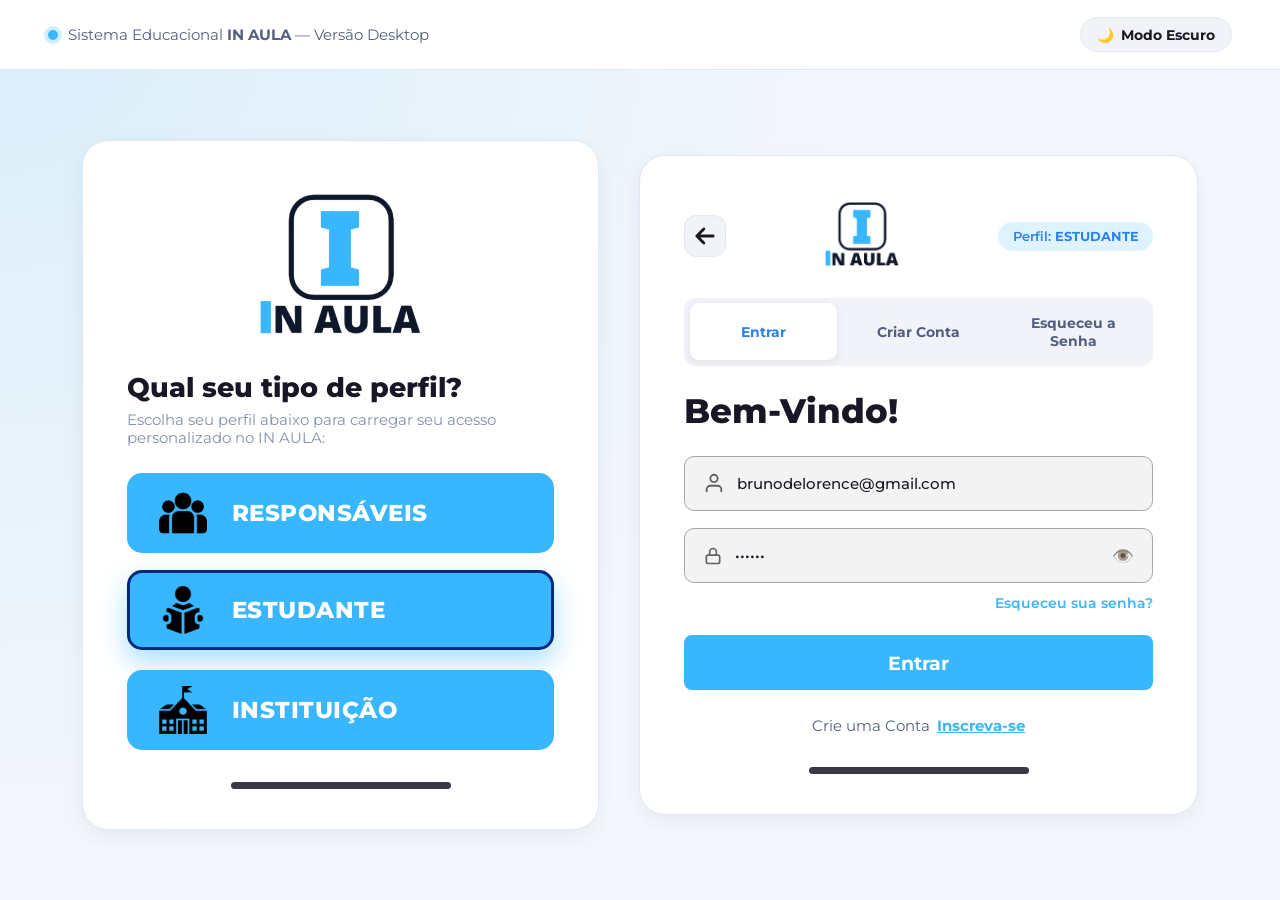
<file: src/InAula.html>
<!DOCTYPE html>
<html lang="pt-BR" data-tema="claro">
<head>
  <meta charset="UTF-8" />
  <meta name="viewport" content="width=device-width, initial-scale=1.0" />
  <meta name="description" content="IN AULA — Sistema Educacional Desktop para Estudantes, Professores e Instituições." />
  <title>IN AULA | Login &amp; Plataforma Educacional Desktop</title>
  <link rel="preconnect" href="https://fonts.googleapis.com" />
  <link rel="preconnect" href="https://fonts.gstatic.com" crossorigin />
  <link href="https://fonts.googleapis.com/css2?family=Inter:wght@400;500;600;700&family=Montserrat:wght@300;400;500;600;700;800;900&family=Nunito:wght@600;700;800&family=Poppins:wght@400;500;600;700&display=swap" rel="stylesheet" />
  <link rel="stylesheet" href="css/style.css" />
</head>
<body>
  <!-- ==========================================================================
       TELA INICIAL DE ACESSO (LOGIN, CRIAR CONTA E RECUPERAR SENHA)
       Explicação: É a primeira tela que aparece. Ao lado esquerdo a pessoa
       escolhe quem ela é (Responsável, Estudante ou Instituição/Professora)
       e ao lado direito digita o e-mail e a senha para entrar.
       ========================================================================== -->
  <div class="sobreposicao-tela-cheia-acesso" id="sobreposicaoTelaCheiaAcesso">
    <div class="barra-topo-acesso">
      <div class="barra-topo-login__marca">
        <span class="ponto-situacao"></span>
        <span>Sistema Educacional
 <strong>IN AULA</strong> — Versão Desktop</span>
      </div>
      <div class="barra-topo-login__acoes"><button type="button" class="botao-alternar-tema" id="alternarTemaAcesso"> <span class="elemento-icone-tema">🌙</span> <span class="elemento-rotulo-tema">Modo Escuro</span></button></div>
    </div>
    <div class="vitrine-computador-acesso">
      <!-- LADO ESQUERDO DO ACESSO: Botões azuis para escolher o tipo de perfil -->
      <section class="painel-esquerdo-acesso" aria-label="Seleção de tipo de perfil">
        <div class="caixa-logo-acesso">
          <img src="assets/logo-inaula.png" alt="Logo IN AULA" class="imagem-logo-acesso" />
        </div>
        <h1 class="titulo-perfil-acesso">Qual seu tipo de perfil?</h1>
        <p class="subtitulo-perfil-acesso">Escolha seu perfil abaixo para carregar seu acesso personalizado no IN AULA:</p>
        <div class="botoes-perfil-sistema">
          <button type="button" class="botao-perfil-sistema" data-selecionar-perfil="responsaveis"><div class="botao-perfil-figma__envoltorio-icone"> <img src="assets/icon-group.png" alt="Responsáveis" /> </div>
 <span>RESPONSÁVEIS</span></button>
          <button type="button" class="botao-perfil-sistema ativo" data-selecionar-perfil="estudante"><div class="botao-perfil-figma__envoltorio-icone"> <img src="assets/icon-reading-book.png" alt="Estudante" /> </div>
 <span>ESTUDANTE</span></button>
          <button type="button" class="botao-perfil-sistema" data-selecionar-perfil="instituicao"><div class="botao-perfil-figma__envoltorio-icone"> <img src="assets/icon-school.png" alt="Instituição / Professor" /> </div>
 <span>INSTITUIÇÃO</span></button>
        </div>
        <div class="decoracao-barra-inferior-acesso"></div>
      </section>
      <!-- LADO DIREITO DO ACESSO: Formulários para Entrar, Criar Conta ou Recuperar Senha -->
      <section class="painel-direito-acesso" aria-label="Formulário de autenticação">
        <div class="topo-cartao-acesso">
          <button type="button" class="seta-voltar-acesso" id="botaoSetaVoltarAutenticacao" title="Voltar para Acesso">
            <svg width="28" height="28" viewBox="0 0 24 24" fill="none"><path d="M19 12H5M5 12L11 18M5 12L11 6" stroke="currentColor" stroke-width="2.4" stroke-linecap="round" stroke-linejoin="round" /></svg>
          </button>
          <div class="logo-cartao-acesso">
            <img src="assets/logo-inaula.png" alt="IN AULA" />
          </div>
          <span class="pilula-perfil-acesso" id="seloPerfilSelecionado">Perfil:
 <strong>ESTUDANTE</strong></span>
        </div>
        <div class="abas-autenticacao" role="tablist">
          <button type="button" class="aba-autenticacao ativo" data-aba-autenticacao="entrar">Entrar</button>
          <button type="button" class="aba-autenticacao" data-aba-autenticacao="cadastro">Criar Conta</button>
          <button type="button" class="aba-autenticacao" data-aba-autenticacao="recuperar">Esqueceu a Senha</button>
        </div>
        <!-- FORMULÁRIO 1: Entrar com usuário e senha -->
        <form class="formulario-autenticacao-sistema" id="formularioAcesso">
          <h2 class="titulo-autenticacao-sistema">Bem-Vindo!</h2>
          <div class="campo-sistema">
            <span class="campo-figma__icone" aria-hidden="true">
              <svg width="22" height="22" viewBox="0 0 24 24" fill="none">
                <path d="M20 21V19C20 16.7909 18.2091 15 16 15H8C5.79086 15 4 16.7909 4 19V21" stroke="#626262" stroke-width="2" stroke-linecap="round" />
                <circle cx="12" cy="7" r="4" stroke="#626262" stroke-width="2" />
              </svg>
            </span>
            <input type="text" id="usuarioAcesso" placeholder="Nome de Usuario ou Email" value="brunodelorence@gmail.com" required />
          </div>
          <div class="campo-sistema">
            <span class="campo-figma__icone" aria-hidden="true">
              <svg width="20" height="20" viewBox="0 0 24 24" fill="none">
                <rect x="4" y="11" width="16" height="10" rx="2" stroke="#626262" stroke-width="2" />
                <path d="M8 11V7C8 4.79086 9.79086 3 12 3C14.2091 3 16 4.79086 16 7V11" stroke="#626262" stroke-width="2" />
              </svg>
            </span>
            <input type="password" id="senhaAcesso" placeholder="Senha" value="123456" required />
            <button type="button" class="campo-figma__olho" data-alternar-senha="senhaAcesso" aria-label="Mostrar ou ocultar senha">👁️</button>
          </div>
          <div class="linha-esqueceu-sistema"><button type="button" class="atalho-esqueceu-sistema" data-trocar-autenticacao="recuperar">Esqueceu sua senha?</button></div>
          <button type="submit" class="botao-enviar-sistema">Entrar</button>
          <p class="retorno-formulario" id="mensagemRetornoAcesso"></p>
          <div class="troca-inferior-sistema"><span>Crie uma Conta</span> <button type="button" class="atalho-troca-sistema" data-trocar-autenticacao="cadastro">Inscreva-se</button></div>
          <div class="decoracao-barra-inferior-acesso"></div>
        </form>
        <!-- FORMULÁRIO 2: Criar uma nova conta (aparece ao clicar na aba Criar Conta) -->
        <form class="formulario-autenticacao-sistema" id="formularioCadastro" hidden>
          <h2 class="titulo-autenticacao-sistema">Crie uma conta!</h2>
          <div class="campo-sistema">
            <span class="campo-figma__icone" aria-hidden="true">
              <svg width="22" height="22" viewBox="0 0 24 24" fill="none">
                <path d="M20 21V19C20 16.7909 18.2091 15 16 15H8C5.79086 15 4 16.7909 4 19V21" stroke="#626262" stroke-width="2" stroke-linecap="round" />
                <circle cx="12" cy="7" r="4" stroke="#626262" stroke-width="2" />
              </svg>
            </span>
            <input type="text" id="nomeUsuarioCadastro" placeholder="Nome de usuário" value="brunodelorence" required />
          </div>
          <div class="campo-sistema">
            <span class="campo-figma__icone" aria-hidden="true">
              <svg width="20" height="20" viewBox="0 0 24 24" fill="none"><rect x="3" y="5" width="18" height="14" rx="2" stroke="#626262" stroke-width="2" /> <path d="M3 7L12 13L21 7" stroke="#626262" stroke-width="2" /></svg>
            </span>
            <input type="email" id="emailCadastro" placeholder="E-mail" value="brunodelorence@gmail.com" required />
          </div>
          <div class="campo-sistema">
            <span class="campo-figma__icone" aria-hidden="true">
              <svg width="20" height="20" viewBox="0 0 24 24" fill="none">
                <rect x="4" y="11" width="16" height="10" rx="2" stroke="#626262" stroke-width="2" />
                <path d="M8 11V7C8 4.79086 9.79086 3 12 3C14.2091 3 16 4.79086 16 7V11" stroke="#626262" stroke-width="2" />
              </svg>
            </span>
            <input type="password" id="senhaCadastro" placeholder="Senha" value="1234567" required />
            <button type="button" class="campo-figma__olho" data-alternar-senha="senhaCadastro" aria-label="Mostrar ou ocultar senha">👁️</button>
          </div>
          <div class="campo-sistema">
            <span class="campo-figma__icone" aria-hidden="true">
              <svg width="20" height="20" viewBox="0 0 24 24" fill="none">
                <rect x="4" y="11" width="16" height="10" rx="2" stroke="#626262" stroke-width="2" />
                <path d="M8 11V7C8 4.79086 9.79086 3 12 3C14.2091 3 16 4.79086 16 7V11" stroke="#626262" stroke-width="2" />
              </svg>
            </span>
            <input type="password" id="confirmacaoSenhaCadastro" placeholder="Confirme a senha" value="1234567" required />
            <button type="button" class="campo-figma__olho" data-alternar-senha="confirmacaoSenhaCadastro" aria-label="Mostrar ou ocultar senha">👁️</button>
          </div>
          <p class="nota-termos-sistema">Ao clicar no botão de
 <strong>Criar Conta</strong>, você automaticamente concorda com nossa politica e termos de uso.</p>
          <button type="submit" class="botao-enviar-sistema">Criar Conta</button>
          <p class="retorno-formulario" id="mensagemRetornoCadastro"></p>
          <div class="troca-inferior-sistema"><span>Já tenho um conta</span> <button type="button" class="atalho-troca-sistema" data-trocar-autenticacao="entrar">Entrar</button></div>
          <div class="decoracao-barra-inferior-acesso"></div>
        </form>
        <!-- FORMULÁRIO 3: Recuperar senha por e-mail (aparece ao clicar em Esqueceu a Senha) -->
        <form class="formulario-autenticacao-sistema" id="formularioRecuperacao" hidden>
          <h2 class="titulo-autenticacao-sistema">Esqueceu sua<br />Senha?</h2>
          <div class="campo-sistema">
            <span class="campo-figma__icone" aria-hidden="true">
              <svg width="20" height="20" viewBox="0 0 24 24" fill="none"><rect x="3" y="5" width="18" height="14" rx="2" stroke="#626262" stroke-width="2" /> <path d="M3 7L12 13L21 7" stroke="#626262" stroke-width="2" /></svg>
            </span>
            <input type="email" id="campoEmailRecuperacao" placeholder="Digite seu endereço de e-mail" required />
          </div>
          <p class="nota-termos-sistema">
<span class="texto-perigo">*</span> Enviaremos uma mensagem para você redefinir sua senha.</p>
          <button type="submit" class="botao-enviar-sistema">Enviar</button>
          <p class="retorno-formulario" id="mensagemRetornoRecuperacao"></p>
          <div class="troca-inferior-sistema"><span>Lembrou a senha?</span> <button type="button" class="atalho-troca-sistema" data-trocar-autenticacao="entrar">Entrar</button></div>
          <div class="decoracao-barra-inferior-acesso"></div>
        </form>
      </section>
    </div>
  </div>
  <!-- ==========================================================================
       PAINEL PRINCIPAL DO SISTEMA (APARECE DEPOIS QUE A PESSOA ENTRA)
       Explicação: Divide a tela em duas partes: o Menu Lateral à esquerda
       e a Área Principal à direita onde cada página do sistema é exibida.
       ========================================================================== -->
  <div class="aplicacao-computador" id="aplicacaoPrincipalComputador" hidden>
    <!-- MENU LATERAL ESQUERDO: Mostra a logo, o setor logado e os botões de navegação -->
    <aside class="barra-lateral" id="barraLateral">
      <div class="barra-lateral__marca" id="botaoAbrirBoasVindas" title="Voltar para a Tela de Acesso">
        <img src="assets/logo-inaula.png" alt="Logo IN AULA" class="barra-lateral__imagem-logo" />
      </div>
      <div class="barra-lateral__seletor-setor">
        <span class="barra-lateral__rotulo-secao">SETOR AUTENTICADO</span>
        <div class="pilulas-setor">
          <div class="pilula-setor ativo" id="seloSetorEstudanteAtivo" style="grid-column: 1 / -1; cursor: default;">
            <img src="assets/icon-reading-book.png" alt="" />
            <span id="rotuloSetorEstudanteAtivo">Setor: Estudante</span>
          </div>
          <div class="pilula-setor ativo" id="seloSetorProfessoraAtivo" hidden style="grid-column: 1 / -1; cursor: default;"><img src="assets/icon-school.png" alt="" /> <span>Setor: Instituição (Docente)</span></div>
        </div>
      </div>
      <!-- Botões do Menu quando quem entrou foi um ESTUDANTE ou RESPONSÁVEL -->
      <nav class="barra-lateral__navegacao" id="navegacaoEstudante" aria-label="Menu do Estudante">
        <span class="barra-lateral__rotulo-secao">MENU DO ESTUDANTE</span>
        <button type="button" class="item-navegacao ativo" data-tela="estudante-inicio">
<span class="item-navegacao__icone">🏠</span>
 <span>Início (Painel)</span></button>
        <button type="button" class="item-navegacao" data-tela="estudante-atividades">
<span class="item-navegacao__icone">⭐</span>
 <span>Atividades &amp; Níveis</span></button>
        <button type="button" class="item-navegacao" data-tela="estudante-loja">
<span class="item-navegacao__icone">🏪</span>
 <span>Loja de Pontos</span></button>
        <button type="button" class="item-navegacao" data-tela="estudante-classificacao">
<span class="item-navegacao__icone">📊</span>
 <span>Classificação da Turma</span></button>
        <button type="button" class="item-navegacao" data-tela="estudante-conversa">
<span class="item-navegacao__icone">💬</span>
 <span>Conversa com Professora</span></button>
        <button type="button" class="item-navegacao" data-tela="estudante-perfil">
<span class="item-navegacao__icone">👤</span>
 <span>Meu Perfil</span></button>
      </nav>
      <!-- Botões do Menu quando quem entrou foi a PROFESSORA (Setor Instituição) -->
      <nav class="barra-lateral__navegacao" id="navegacaoProfessora" aria-label="Menu do Professor" hidden>
        <span class="barra-lateral__rotulo-secao">MENU DO PROFESSOR</span>
        <button type="button" class="item-navegacao ativo" data-tela="professora-inicio">
<span class="item-navegacao__icone">🏫</span>
 <span>Início &amp; Turmas</span></button>
        <button type="button" class="item-navegacao" data-tela="professora-chamada">
<span class="item-navegacao__icone">📋</span>
 <span>Chamada Digital</span></button>
        <button type="button" class="item-navegacao" data-tela="professora-notas">
<span class="item-navegacao__icone">📝</span>
 <span>Notas &amp; Frequência</span></button>
        <button type="button" class="item-navegacao" data-tela="professora-conversa">
<span class="item-navegacao__icone">💬</span>
 <span>Central de Dúvidas</span>
 <span class="item-navegacao__selo" id="seloNaoLidasProfessora">4</span></button>
      </nav>
      <div class="barra-lateral__rodape"><button type="button" class="botao-entrada-portal" id="botaoSairBarraLateral">🔐 Trocar Conta / Tela de Acesso</button></div>
    </aside>
    <div class="area-trabalho-principal">
      <!-- BARRA DO TOPO: Mostra o título da página atual, pontos do aluno, botão de Modo Claro/Escuro e foto do usuário -->
      <header class="barra-topo">
        <div class="barra-topo__esquerda">
          <h1 class="barra-topo__titulo" id="tituloTelaAtual">Painel do Estudante</h1>
          <span class="barra-topo__subtitulo" id="subtituloTelaAtual">Ano Letivo • Turma 3°E • Ensino Médio</span>
        </div>
        <div class="barra-topo__direita">
          <div class="pilula-pontos" id="caixaPontosTopo" title="Seus pontos acumulados nas atividades">
            <img src="assets/icon-medal-pts.svg" alt="" class="pilula-pontos__icone" />
            <strong id="pontosGlobaisEstudante">2564</strong>
            <span>pts</span>
          </div>
          <button type="button" class="botao-alternar-tema" id="botaoAlternarTema" title="Alternar tema Claro e Escuro">
<span class="elemento-icone-tema" id="iconeTema">🌙</span>
 <span class="elemento-rotulo-tema" id="rotuloTema">Modo Escuro</span></button>
          <div class="bloco-usuario" id="blocoUsuarioTopo">
            <img src="assets/avatar-bruno.png" alt="Bruno Delorence" id="fotoBarraTopo" class="bloco-usuario__foto" />
            <div class="bloco-usuario__informacoes">
              <strong id="nomeBarraTopo">Bruno Delorence</strong>
              <span id="cargoBarraTopo">Estudante • 1º Lugar (3°E)</span>
            </div>
          </div>
        </div>
      </header>
      <main class="conteiner-telas">
        <!-- ======================================================================
           PÁGINA 1 DO ALUNO: INÍCIO (PAINEL PRINCIPAL)
           Mostra o cartão de boas-vindas do aluno Bruno, os 4 avisos coloridos
           de atividades, as matérias em andamento e a tabela de notas.
           ====================================================================== -->
        <section class="tela-visualizacao ativo" id="tela-estudante-inicio">
          <div class="destaque-principal-estudante" style="background-image: url('assets/banner-student.png');">
            <div class="destaque-principal-estudante__sobreposicao">
              <div class="destaque-principal-estudante__perfil">
                <img src="assets/avatar-bruno.png" alt="Bruno Delorence" class="destaque-principal-estudante__foto" />
                <div class="destaque-principal-estudante__detalhes">
                  <h2 id="nomeDestaqueEstudante">Bruno Delorence</h2>
                  <div class="destaque-principal-estudante__metadados">
                    <span class="item-metadado"><img src="assets/icon-top1.svg" alt="" /> 1º Lugar</span>
                    <span class="item-metadado"><img src="assets/icon-class-book.svg" alt="" /> 3°E</span>
                  </div>
                </div>
              </div>
              <div class="destaque-principal-estudante__direita">
                <div class="pilula-pontuacao-destaque">
                  <span>1.250 XP</span>
                  <img src="assets/icon-medal-pts.svg" alt="Medalha" />
                </div>
                <button type="button" class="botao-acao-destaque" data-ir-tela="estudante-atividades">Continuar Estudos →</button>
              </div>
            </div>
          </div>
          <div class="grade-indicadores-situacao">
            <div class="cartao-indicador-situacao" data-ir-tela="estudante-atividades">
              <div class="cartao-indicador-status__topo">
                <img src="assets/icon-pending.svg" alt="Atividades Pendentes" class="cartao-indicador-status__icone" />
                <span class="cartao-indicador-status__numero numero--azul" id="contadorIndicadorPendentes">4</span>
              </div>
              <div class="cartao-indicador-status__rotulo"><p>Atividades</p> <p>Pendentes!</p></div>
            </div>
            <div class="cartao-indicador-situacao" data-ir-tela="estudante-atividades">
              <div class="cartao-indicador-status__topo">
                <img src="assets/icon-deadline.svg" alt="Prazo Acabando" class="cartao-indicador-status__icone" />
                <span class="cartao-indicador-status__numero numero--vermelho">2</span>
              </div>
              <div class="cartao-indicador-status__rotulo"><p>Prazo</p> <p>Acabando!</p></div>
            </div>
            <div class="cartao-indicador-situacao" data-ir-tela="estudante-atividades">
              <div class="cartao-indicador-status__topo">
                <img src="assets/icon-waiting.svg" alt="Aguardando Correção" class="cartao-indicador-status__icone" />
                <span class="cartao-indicador-status__numero numero--amarelo" id="contadorIndicadorAguardando">7</span>
              </div>
              <div class="cartao-indicador-status__rotulo"><p>Aguardando</p> <p>Correção!</p></div>
            </div>
            <div class="cartao-indicador-situacao" data-ir-tela="estudante-atividades">
              <div class="cartao-indicador-status__topo">
                <img src="assets/icon-corrected.svg" alt="Atividades Corrigidas" class="cartao-indicador-status__icone" />
                <span class="cartao-indicador-status__numero numero--verde" id="contadorIndicadorCorrigidas">12</span>
              </div>
              <div class="cartao-indicador-status__rotulo"><p>Atividades</p> <p>Corrigidas!</p></div>
            </div>
          </div>
          <div class="colunas-computador-inicio">
            <div class="painel-computador">
              <div class="painel-computador__cabecalho">
                <div>
                  <h3>Seus Estudos em Andamento</h3>
                  <p class="texto-suave">20% de seu progresso concluído na semana!</p>
                </div>
                <button type="button" class="botao-atalho botao-atalho--negrito" data-ir-tela="estudante-atividades">Ver todas as matérias →</button>
              </div>
              <div class="trilha-mini-progresso">
                <div class="preenchimento-mini-progresso" style="width: 20%"></div>
              </div>
              <div class="grade-cartoes-materias grade-cartoes-materias--compacta">
                <article class="cartao-materia fundo-matematica" data-abrir-materia="Matemática">
                  <span class="cartao-materia__contador">03/30</span>
                  <h4 class="cartao-materia__titulo">Matemática</h4>
                  <button type="button" class="cartao-materia__botao">Continuar</button>
                  <img src="assets/card-wave-mask.svg" alt="" class="cartao-materia__onda" />
                  <div class="cartao-materia__blocos">
                    <div class="bloco bloco--frente"><img src="assets/icon-math-plus.svg" alt="" /></div>
                    <div class="bloco bloco--fundo"><img src="assets/icon-math-percent.svg" alt="" /></div>
                  </div>
                </article>
                <article class="cartao-materia fundo-portugues" data-abrir-materia="Português">
                  <span class="cartao-materia__contador">0/30</span>
                  <h4 class="cartao-materia__titulo">Português</h4>
                  <button type="button" class="cartao-materia__botao cartao-materia__botao--azul">Começar</button>
                  <img src="assets/card-wave-mask.svg" alt="" class="cartao-materia__onda" />
                  <div class="cartao-materia__blocos">
                    <div class="bloco bloco--frente"><img src="assets/icon-port-a.svg" alt="" /></div>
                    <div class="bloco bloco--fundo"><img src="assets/icon-port-j.svg" alt="" /></div>
                  </div>
                </article>
                <article class="cartao-materia fundo-biologia" data-abrir-materia="Biologia">
                  <span class="cartao-materia__contador">07/30</span>
                  <h4 class="cartao-materia__titulo">Biologia</h4>
                  <button type="button" class="cartao-materia__botao">Continuar</button>
                  <img src="assets/card-wave-mask.svg" alt="" class="cartao-materia__onda" />
                  <div class="cartao-materia__blocos">
                    <div class="bloco bloco--frente"><img src="assets/icon-bio-lungs.svg" alt="" /></div>
                    <div class="bloco bloco--fundo"><img src="assets/icon-bio-heart.svg" alt="" /></div>
                  </div>
                </article>
                <article class="cartao-materia fundo-quimica" data-abrir-materia="Química">
                  <span class="cartao-materia__contador">16/30</span>
                  <h4 class="cartao-materia__titulo">Química</h4>
                  <button type="button" class="cartao-materia__botao">Continuar</button>
                  <img src="assets/card-wave-mask.svg" alt="" class="cartao-materia__onda" />
                  <div class="cartao-materia__blocos">
                    <div class="bloco bloco--frente"><img src="assets/icon-chem-drop.svg" alt="" /></div>
                    <div class="bloco bloco--fundo"><img src="assets/icon-chem-hazard.svg" alt="" /></div>
                  </div>
                </article>
              </div>
            </div>
            <div class="painel-computador">
              <div class="painel-computador__cabecalho">
                <div>
                  <h3>Minhas Notas &amp; Frequência</h3>
                  <p class="texto-suave">Acompanhamento oficial da Turma 3°E</p>
                </div>
                <button type="button" class="botao-atalho botao-atalho--negrito" data-ir-tela="estudante-conversa">Tirar Dúvida 💬</button>
              </div>
              <div class="envoltorio-tabela-notas">
                <table class="tabela-sistema">
                  <thead>
                    <tr>
<th>Matéria</th>
 <th>Frequência</th>
 <th>Notas</th></tr>
                  </thead>
                  <tbody>
                    <tr>
<td><span class="barra-linha"></span>Mat</td>
 <td>90%</td>
 <td>
<strong>8,1</strong></td></tr>
                    <tr>
<td><span class="barra-linha"></span>Port</td>
 <td>85%</td>
 <td>
<strong>8,4</strong></td></tr>
                    <tr>
<td><span class="barra-linha"></span>Geo</td>
 <td>93%</td>
 <td>
<strong>7,2</strong></td></tr>
                    <tr>
<td><span class="barra-linha"></span>Bio</td>
 <td>89%</td>
 <td>
<strong>6,1</strong></td></tr>
                    <tr>
<td><span class="barra-linha"></span>Fis</td>
 <td>98%</td>
 <td>
<strong>9,0</strong></td></tr>
                    <tr>
<td><span class="barra-linha"></span>Quím</td>
 <td>99,9%</td>
 <td>
<strong>9,6</strong></td></tr>
                  </tbody>
                </table>
              </div>
            </div>
          </div>
        </section>
        <!-- ======================================================================
           PÁGINA 2 DO ALUNO: ATIVIDADES, TRILHAS E DESAFIOS (EM 4 PASSOS)
           Passo 1 (etapaCatalogoMaterias): Lista todas as 12 matérias.
           Passo 2 (etapaTrilhaMateria): Mostra os módulos da matéria escolhida.
           Passo 3 (etapaNiveisModulo): Mostra os 12 níveis do módulo.
           Passo 4 (etapaDesafioNivel): Mostra a pergunta/exercício para responder.
           ====================================================================== -->
        <section class="tela-visualizacao" id="tela-estudante-atividades" hidden>
          <!-- PASSO 1 DAS ATIVIDADES: Grade com todas as 12 disciplinas disponíveis -->
          <div id="etapaCatalogoMaterias">
            <div class="barra-cabecalho-atividades">
              <div class="caixa-busca-sistema">
                <span class="caixa-busca-figma__icone">🔍</span>
                <input type="search" id="campoBuscaAtividade" placeholder="Buscar atividade ou matéria..." />
              </div>
              <div class="resumo-progresso-estudos">
                <div>
                  <strong>Seus estudos:</strong>
                  <span id="rotuloProgressoEstudos">20% de seu progresso!</span>
                  <div class="trilha-mini-progresso">
                    <div class="preenchimento-mini-progresso" id="barraProgressoEstudos" style="width: 20%"></div>
                  </div>
                </div>
                <div class="circulo-trofeu"><img src="assets/icon-cup.svg" alt="Troféu" /></div>
              </div>
            </div>
            <div class="painel-computador">
              <div class="painel-computador__cabecalho">
                <div>
                  <h3 class="titulo-secao-painel" style="margin-bottom:0.2rem">Disciplinas Disponíveis</h3>
                  <p class="texto-suave">Selecione uma matéria abaixo para abrir suas atividades exclusivas</p>
                </div>
              </div>
              <div class="grade-cartoes-materias grade-cartoes-materias--completa" id="gradeMaterias">
                <article class="cartao-materia fundo-matematica" data-materia="Matemática">
                  <span class="cartao-materia__contador">03/30</span>
                  <h4 class="cartao-materia__titulo">Matemática</h4>
                  <button type="button" class="cartao-materia__botao">Continuar</button>
                  <img src="assets/card-wave-mask.svg" alt="" class="cartao-materia__onda" />
                  <div class="cartao-materia__blocos">
                    <div class="bloco bloco--frente"><img src="assets/icon-math-plus.svg" alt="" /></div>
                    <div class="bloco bloco--fundo"><img src="assets/icon-math-percent.svg" alt="" /></div>
                  </div>
                </article>
                <article class="cartao-materia fundo-portugues" data-materia="Português">
                  <span class="cartao-materia__contador">0/30</span>
                  <h4 class="cartao-materia__titulo">Português</h4>
                  <button type="button" class="cartao-materia__botao cartao-materia__botao--azul">Começar</button>
                  <img src="assets/card-wave-mask.svg" alt="" class="cartao-materia__onda" />
                  <div class="cartao-materia__blocos">
                    <div class="bloco bloco--frente"><img src="assets/icon-port-a.svg" alt="" /></div>
                    <div class="bloco bloco--fundo"><img src="assets/icon-port-j.svg" alt="" /></div>
                  </div>
                </article>
                <article class="cartao-materia fundo-biologia" data-materia="Biologia">
                  <span class="cartao-materia__contador">07/30</span>
                  <h4 class="cartao-materia__titulo">Biologia</h4>
                  <button type="button" class="cartao-materia__botao">Continuar</button>
                  <img src="assets/card-wave-mask.svg" alt="" class="cartao-materia__onda" />
                  <div class="cartao-materia__blocos">
                    <div class="bloco bloco--frente"><img src="assets/icon-bio-lungs.svg" alt="" /></div>
                    <div class="bloco bloco--fundo"><img src="assets/icon-bio-heart.svg" alt="" /></div>
                  </div>
                </article>
                <article class="cartao-materia fundo-quimica" data-materia="Química">
                  <span class="cartao-materia__contador">16/30</span>
                  <h4 class="cartao-materia__titulo">Química</h4>
                  <button type="button" class="cartao-materia__botao">Continuar</button>
                  <img src="assets/card-wave-mask.svg" alt="" class="cartao-materia__onda" />
                  <div class="cartao-materia__blocos">
                    <div class="bloco bloco--frente"><img src="assets/icon-chem-drop.svg" alt="" /></div>
                    <div class="bloco bloco--fundo"><img src="assets/icon-chem-hazard.svg" alt="" /></div>
                  </div>
                </article>
                <article class="cartao-materia fundo-fisica" data-materia="Física">
                  <span class="cartao-materia__contador">18/30</span>
                  <h4 class="cartao-materia__titulo">Física</h4>
                  <button type="button" class="cartao-materia__botao">Continuar</button>
                  <img src="assets/card-wave-mask.svg" alt="" class="cartao-materia__onda" />
                  <div class="cartao-materia__blocos">
                    <div class="bloco bloco--frente"><img src="assets/icon-phys-atom.svg" alt="" /></div>
                    <div class="bloco bloco--fundo"><img src="assets/icon-phys-energy.svg" alt="" /></div>
                  </div>
                </article>
                <article class="cartao-materia fundo-matematica" data-materia="Inglês">
                  <span class="cartao-materia__contador">22/30</span>
                  <h4 class="cartao-materia__titulo">Inglês</h4>
                  <button type="button" class="cartao-materia__botao">Continuar</button>
                  <img src="assets/card-wave-mask.svg" alt="" class="cartao-materia__onda" />
                  <div class="cartao-materia__blocos">
                    <div class="bloco bloco--frente">
<span class="letra-bloco">EN</span></div>
                    <div class="bloco bloco--fundo"><img src="assets/icon-eng-lang.svg" alt="" /></div>
                  </div>
                </article>
                <article class="cartao-materia fundo-portugues" data-materia="História">
                  <span class="cartao-materia__contador">09/30</span>
                  <h4 class="cartao-materia__titulo">História</h4>
                  <button type="button" class="cartao-materia__botao">Continuar</button>
                  <img src="assets/card-wave-mask.svg" alt="" class="cartao-materia__onda" />
                  <div class="cartao-materia__blocos">
                    <div class="bloco bloco--frente"><img src="assets/icon-hist-temple.svg" alt="" /></div>
                    <div class="bloco bloco--fundo"><span class="letra-bloco">🏛️</span></div>
                  </div>
                </article>
                <article class="cartao-materia fundo-biologia" data-materia="Geografia">
                  <span class="cartao-materia__contador">14/30</span>
                  <h4 class="cartao-materia__titulo">Geografia</h4>
                  <button type="button" class="cartao-materia__botao">Continuar</button>
                  <img src="assets/card-wave-mask.svg" alt="" class="cartao-materia__onda" />
                  <div class="cartao-materia__blocos">
                    <div class="bloco bloco--frente"><span class="letra-bloco">🌍</span></div>
                    <div class="bloco bloco--fundo"><span class="letra-bloco">🧭</span></div>
                  </div>
                </article>
                <article class="cartao-materia fundo-quimica" data-materia="Artes">
                  <span class="cartao-materia__contador">11/30</span>
                  <h4 class="cartao-materia__titulo">Artes</h4>
                  <button type="button" class="cartao-materia__botao">Continuar</button>
                  <img src="assets/card-wave-mask.svg" alt="" class="cartao-materia__onda" />
                  <div class="cartao-materia__blocos">
                    <div class="bloco bloco--frente"><span class="letra-bloco">🎨</span></div>
                    <div class="bloco bloco--fundo"><span class="letra-bloco">🎭</span></div>
                  </div>
                </article>
                <article class="cartao-materia fundo-fisica" data-materia="Filosofia">
                  <span class="cartao-materia__contador">15/30</span>
                  <h4 class="cartao-materia__titulo">Filosofia</h4>
                  <button type="button" class="cartao-materia__botao">Continuar</button>
                  <img src="assets/card-wave-mask.svg" alt="" class="cartao-materia__onda" />
                  <div class="cartao-materia__blocos">
                    <div class="bloco bloco--frente"><span class="letra-bloco">🦉</span></div>
                    <div class="bloco bloco--fundo"><span class="letra-bloco">💡</span></div>
                  </div>
                </article>
                <article class="cartao-materia fundo-matematica" data-materia="Sociologia">
                  <span class="cartao-materia__contador">12/30</span>
                  <h4 class="cartao-materia__titulo">Sociologia</h4>
                  <button type="button" class="cartao-materia__botao">Continuar</button>
                  <img src="assets/card-wave-mask.svg" alt="" class="cartao-materia__onda" />
                  <div class="cartao-materia__blocos">
                    <div class="bloco bloco--frente"><span class="letra-bloco">👥</span></div>
                    <div class="bloco bloco--fundo"><span class="letra-bloco">🌐</span></div>
                  </div>
                </article>
                <article class="cartao-materia fundo-portugues" data-materia="Educação Física">
                  <span class="cartao-materia__contador">20/30</span>
                  <h4 class="cartao-materia__titulo">Educação Física</h4>
                  <button type="button" class="cartao-materia__botao">Continuar</button>
                  <img src="assets/card-wave-mask.svg" alt="" class="cartao-materia__onda" />
                  <div class="cartao-materia__blocos">
                    <div class="bloco bloco--frente"><span class="letra-bloco">⚽</span></div>
                    <div class="bloco bloco--fundo"><span class="letra-bloco">🏅</span></div>
                  </div>
                </article>
              </div>
            </div>
          </div>
          <!-- PASSO 2 DAS ATIVIDADES: Trilha de módulos da matéria que o aluno clicou -->
          <div id="etapaTrilhaMateria" hidden>
            <div class="barra-topo-detalhe-materia">
              <button type="button" class="botao-voltar-materias" id="botaoVoltarMaterias">← Voltar para Disciplinas</button>
              <span class="selo-detalhe-materia" id="seloContadorDetalheMateria">Matéria: Matemática • 03/30</span>
            </div>
            <div class="painel-computador painel-etapa-trilha">
              <div class="cabecalho-destaque-materia fundo-matematica" id="cartaoDestaqueMateriaAtiva">
                <div>
                  <span class="cabecalho-destaque-materia__etiqueta" id="pilulaProgressoMateriaAtiva">03/30</span>
                  <h3 id="tituloMateriaSelecionada">Matemática</h3>
                  <p id="subtituloMateriaSelecionada">Clique em um módulo da trilha abaixo para abrir os níveis desta matéria</p>
                </div>
                <div class="cartao-materia__blocos" id="blocosIconesMateriaAtiva">
                  <div class="bloco bloco--frente"><img src="assets/icon-math-plus.svg" alt="" /></div>
                  <div class="bloco bloco--fundo"><img src="assets/icon-math-percent.svg" alt="" /></div>
                </div>
              </div>
              <div class="lista-trilha-aprendizagem lista-trilha-aprendizagem--clicavel" id="listaTrilhaAprendizagem"></div>
              <div class="barra-duvida-trilha">
                <div>
                  <strong>Tire suas dúvidas:</strong>
                  <span>Fale com o professor</span>
                </div>
                <button type="button" class="botao-enviar-conversa" data-ir-tela="estudante-conversa"><img src="assets/icon-chat-badge.svg" alt="Chat" />
 <span>Abrir Conversa com Professor</span></button>
              </div>
            </div>
          </div>
          <!-- PASSO 3 DAS ATIVIDADES: Grade com os 12 níveis de dificuldade do módulo -->
          <div id="etapaNiveisModulo" hidden>
            <div class="barra-topo-detalhe-materia">
              <button type="button" class="botao-voltar-materias" id="botaoVoltarTrilha">← Voltar para a Trilha da Matéria</button>
              <span class="selo-detalhe-materia" id="seloModuloAtivo">Matemática • Módulo: Operações</span>
            </div>
            <div class="painel-computador painel-etapa-niveis">
              <div class="selo-cabecalho-nivel" id="cabecalhoEtapaNivel">NÍVEL 1</div>
              <p class="texto-suave" style="text-align:center; margin-bottom:1.25rem">Selecione um nível abaixo para abrir o exercício correspondente:</p>
              <div class="grade-niveis grade-niveis--grande" id="gradeNiveisMateria"></div>
            </div>
          </div>
          <!-- PASSO 4 DAS ATIVIDADES: Tela da questão (desafio) e cartão de parabéns ao concluir -->
          <div id="etapaDesafioNivel" hidden>
            <div class="barra-topo-detalhe-materia">
              <button type="button" class="botao-voltar-materias" id="botaoVoltarNiveis">← Voltar para os Níveis (NÍVEL 1)</button>
              <span class="selo-detalhe-materia" id="seloProgressoDesafioAtivo">Matemática • Questão 1 de 2</span>
            </div>
            <div class="painel-computador caixa-desafio-sistema caixa-desafio-sistema--centralizada" id="cartaoDesafioAtivo">
              <div class="caixa-desafio-figma__destaque" id="tituloDestaqueDesafio">Soma</div>
              <div class="diagrama-angulo" id="caixaDiagramaAngulo" aria-label="Ilustração de ângulo"></div>
              <h4 class="caixa-desafio-figma__pergunta" id="textoPerguntaDesafio">Some o ângulo por eles mesmo:</h4>
              <div class="grade-opcoes-desafio" id="gradeOpcoesDesafio"></div>
              <p class="retorno-desafio" id="mensagemRetornoDesafio" role="status"></p>
              <div class="secao-comentario-duvida">
                <h5>Dúvida ou comentários</h5>
                <form id="formularioDuvidaAtividade" class="formulario-comentario-duvida">
                  <textarea id="campoDuvidaAtividade" rows="2" placeholder="Mensagem para a Professora Tati sobre esta atividade..."></textarea>
                  <div class="rodape-comentario-duvida">
                    <div>
                      <strong>Tire suas dúvidas:</strong>
                      <span>Fale com o professor</span>
                    </div>
                    <button type="submit" class="botao-enviar-conversa" title="Enviar dúvida ao professor"><img src="assets/icon-chat-badge.svg" alt="Chat" />
 <span>Enviar ao Professor</span></button>
                  </div>
                </form>
              </div>
            </div>
            <div class="painel-computador cartao-desafio-concluido" id="cartaoDesafioConcluido" hidden>
              <div class="circulo-verificacao-concluido">✓</div>
              <span class="pilula-pontos-concluido">+10 Pts conquistados!</span>
              <h3>Atividade Concluída</h3>
              <p class="texto-suave">Parabéns! Você finalizou todas as questões deste nível com sucesso.</p>
              <div class="acoes-concluido">
                <button type="button" class="botao-primario-sistema botao-primario-sistema--pequeno" id="botaoRevisarDesafio">Revisar</button>
                <button type="button" class="botao-voltar-materias" id="botaoConcluirVoltarNiveis">Voltar para Níveis</button>
              </div>
              <img src="assets/logo-inaula.png" alt="IN AULA" class="logo-concluido" />
            </div>
          </div>
        </section>
        <!-- ======================================================================
           PÁGINA 3 DO ALUNO: LOJA DE PONTOS
           Aqui o estudante usa os pontos que ganhou nas atividades para
           resgatar prêmios e materiais escolares.
           ====================================================================== -->
        <section class="tela-visualizacao" id="tela-estudante-loja" hidden>
          <div class="cabecalho-topo-loja">
            <div class="cabecalho-topo-loja__esquerda">
              <img src="assets/logo-inaula.png" alt="IN AULA" class="logo-loja" />
              <div>
                <h3>Loja de Recompensas IN AULA</h3>
                <p class="texto-suave">Troque os pontos conquistados nas aulas e atividades por prêmios!</p>
              </div>
            </div>
            <div class="barra-filtros-loja">
              <div class="caixa-busca-sistema">
                <span class="caixa-busca-figma__icone">🔍</span>
                <input type="search" id="campoBuscaLoja" placeholder="Buscar produto..." />
              </div>
              <div class="pilulas-categoria-loja">
                <button type="button" class="pilula-categoria-loja ativo" data-categoria-loja="todos">Tudo</button>
                <button type="button" class="pilula-categoria-loja" data-categoria-loja="objeto">Objeto</button>
                <button type="button" class="pilula-categoria-loja" data-categoria-loja="eletronicos">Eletrônicos</button>
              </div>
            </div>
          </div>
          <p class="retorno-loja" id="mensagemRetornoLoja" role="status"></p>
          <div class="grade-produtos-loja" id="gradeProdutosLoja"></div>
        </section>
        <!-- ======================================================================
           PÁGINA 4 DO ALUNO: CLASSIFICAÇÃO DA TURMA (RANKING)
           À esquerda mostra o Pódio (1º, 2º e 3º lugar) e à direita a lista
           com a pontuação dos demais colegas da turma.
           ====================================================================== -->
        <section class="tela-visualizacao" id="tela-estudante-classificacao" hidden>
          <div class="barra-cabecalho-classificacao">
            <div class="pilulas-periodo-classificacao">
              <button type="button" class="pilula-periodo ativo" data-periodo="hoje">Hoje</button>
              <button type="button" class="pilula-periodo" data-periodo="semana">Esta semana</button>
              <button type="button" class="pilula-periodo" data-periodo="mes">Este mês</button>
            </div>
            <img src="assets/logo-inaula.png" alt="IN AULA" class="mini-logo-classificacao" />
          </div>
          <div class="grade-computador-classificacao">
            <div class="painel-computador painel-podio">
              <h3>🏆 Pódio de Engajamento</h3>
              <div class="palco-podio">
                <div class="coluna-podio coluna-podio--2">
                  <span class="pontos-podio">🟠 6,500</span>
                  <img src="assets/avatar-camelia.png" alt="Camila" class="foto-podio" />
                  <div class="pilar-podio pilar--2">
                    <span class="numero-posicao-podio">2</span>
                    <strong class="nome-podio">Camila</strong>
                  </div>
                </div>
                <div class="coluna-podio coluna-podio--1">
                  <span class="pontos-podio">🔵 7,120</span>
                  <div class="envoltorio-foto-podio">
                    <img src="assets/icon-crown.svg" alt="Coroa" class="coroa-podio" />
                    <img src="assets/avatar-bruno.png" alt="Bruno" class="foto-podio foto-podio--1" />
                  </div>
                  <div class="pilar-podio pilar--1">
                    <div class="caixa-superior-pilar">
                      <span class="numero-posicao-podio">1</span>
                    </div>
                    <div class="caixa-inferior-pilar"><strong class="nome-podio">Bruno</strong></div>
                  </div>
                </div>
                <div class="coluna-podio coluna-podio--3">
                  <span class="pontos-podio">🟠 4,800</span>
                  <img src="assets/avatar-wilson.png" alt="Wilson" class="foto-podio" />
                  <div class="pilar-podio pilar--3">
                    <span class="numero-posicao-podio">3</span>
                    <strong class="nome-podio">Wilson</strong>
                  </div>
                </div>
              </div>
            </div>
            <div class="painel-computador painel-classificacao">
              <h3>Classificação Geral dos Estudantes</h3>
              <div class="lista-classificacao" id="listaClassificacaoGeral"></div>
            </div>
          </div>
        </section>
        <!-- ======================================================================
           PÁGINA 5 DO ALUNO: CONVERSA COM A PROFESSORA TATI
           Mensagens da professora aparecem à esquerda e as do aluno à direita.
           ====================================================================== -->
        <section class="tela-visualizacao" id="tela-estudante-conversa" hidden>
          <div class="painel-computador painel-janela-conversa">
            <div class="janela-conversa__cabecalho">
              <div class="janela-conversa__contato">
                <img src="assets/avatar-tati-chat.png" alt="Professora Tati" class="janela-conversa__foto" />
                <div>
                  <strong>Professora Tati</strong>
                  <span>Matemática &amp; Operações • Disponível agora</span>
                </div>
              </div>
              <span class="selo-situacao-disponivel">● Plantão de Dúvidas Ativo</span>
            </div>
            <div class="area-mensagens-conversa" id="mensagensConversaEstudante"></div>
            <form class="barra-entrada-conversa" id="formularioConversaEstudante"><input type="text" id="campoConversaEstudante" placeholder="Mensagem..." required /> <button type="submit" class="circulo-enviar-conversa" title="Enviar mensagem">↑</button></form>
          </div>
        </section>
        <!-- ======================================================================
           PÁGINA 6 DO ALUNO: MEU PERFIL
           Mostra a foto grande do estudante e seus dados cadastrais (nome, usuário, senha e e-mail).
           ====================================================================== -->
        <section class="tela-visualizacao" id="tela-estudante-perfil" hidden>
          <div class="cartao-perfil-computador">
            <div class="cartao-perfil-computador__esquerda">
              <img src="assets/avatar-bruno.png" alt="Bruno Delorence" class="foto-grande-perfil" />
              <h3>Bruno Delorence</h3>
              <p class="texto-suave">Turma 3°E • 1º Lugar na Classificação</p>
              <img src="assets/logo-inaula.png" alt="IN AULA" class="mini-logo-perfil" />
              <button type="button" class="botao-sair-sistema" id="botaoSairPerfil">Sair</button>
            </div>
            <form class="cartao-perfil-computador__formulario" id="formularioPerfilEstudante">
              <h3>Meus Dados Cadastrais</h3>
              <div class="campo-perfil">
                <label>Nome</label>
                <div class="campo-perfil__envoltorio-entrada">
                  <input type="text" value="Bruno Delorence" readonly />
                  <span>🔒</span>
                </div>
              </div>
              <div class="campo-perfil">
                <label>Nome de Usuário</label>
                <div class="campo-perfil__envoltorio-entrada">
                  <input type="text" value="brunodelorence" />
                </div>
              </div>
              <div class="campo-perfil">
                <label>Senha</label>
                <div class="campo-perfil__envoltorio-entrada">
                  <input type="password" value="******" />
                </div>
              </div>
              <div class="campo-perfil">
                <label>E-mail</label>
                <div class="campo-perfil__envoltorio-entrada">
                  <input type="email" value="brunodelorence@gmail.com" />
                  <span>❕</span>
                </div>
              </div>
              <button type="submit" class="botao-primario-sistema">Salvar Alterações</button>
              <p class="retorno-formulario" id="retornoPerfilSalvo"></p>
            </form>
          </div>
        </section>
        <!-- ======================================================================
           PÁGINA 1 DA PROFESSORA: INÍCIO E TURMAS (SÓ ABRE PELO SETOR INSTITUIÇÃO)
           Mostra a saudação da Profª. Tatiane Soma, alertas de faltas/reforço
           e os cartões coloridos das 6 turmas ativas.
           ====================================================================== -->
        <section class="tela-visualizacao" id="tela-professora-inicio" hidden>
          <div class="destaque-principal-professora">
            <div class="destaque-principal-professora__esquerda">
              <img src="assets/avatar-tatiane.png" alt="Tatiane Soma" class="destaque-principal-professora__foto" />
              <div>
                <span class="boas-vindas-professora">Bem vindo,</span>
                <h2>Tatiane Soma</h2>
                <div class="linha-agenda-professora">
                  <span>
<strong>Agenda:</strong> Vazia</span>
                  <span class="data-professora">📅 16, maio de 2025</span>
                </div>
              </div>
            </div>
            <div class="destaque-principal-professora__acoes">
              <button type="button" class="botao-subnavegacao-professora" data-ir-tela="professora-chamada">📋 Chamada</button>
              <button type="button" class="botao-subnavegacao-professora" data-ir-tela="professora-notas">📝 Notas</button>
              <button type="button" class="botao-subnavegacao-professora" data-ir-tela="professora-conversa">💬 Conversa Dúvidas</button>
            </div>
          </div>
          <div class="cartao-lembretes-professora">
            <div class="cartao-lembretes-professora__titulo">
              <span>🏫</span>
              <h3>Lembretes &amp; Alertas Preventivos de Evasão!</h3>
            </div>
            <div class="grade-lembretes-professora">
              <div class="alerta-lembrete alerta-lembrete--perigo">
                <strong>🚨 Alerta de Faltas / Risco de Evasão (Turma 3C):</strong>
                <p>Caso o Bruno (3c) falte novamente, comunicar a coordenação imediatamente!</p>
              </div>
              <div class="alerta-lembrete alerta-lembrete--informacao"><strong>💡 Acompanhamento Pedagógico &amp; Reforço (Turma 1C):</strong> <p>Maria (1c) precisa de reforço durante as aulas e explicações extras. Os pais já foram notificados sobre sua situação!</p></div>
            </div>
          </div>
          <div class="painel-computador">
            <div class="painel-computador__cabecalho">
              <div>
                <h3>Minhas Turmas Ativas</h3>
                <p class="texto-suave">Clique em uma turma para realizar a chamada, lançar notas ou abrir o chat da turma</p>
              </div>
            </div>
            <div class="grade-turmas-professora">
              <article class="cartao-turma cartao-turma--roxo">
                <div class="cartao-turma__cabecalho">
                  <div class="cartao-turma__caixa-icone"><img src="assets/icon-class-room.svg" alt="" /></div>
                  <div><h4>Turma: 3C segunda-feira</h4> <p>Matéria: Operações</p></div>
                </div>
                <div class="cartao-turma__rodape">
                  <button type="button" class="botao-acao-turma" data-ir-tela="professora-chamada">Fazer Chamada</button>
                  <button type="button" class="botao-acao-turma" data-ir-tela="professora-notas">Ver Notas</button>
                  <button type="button" class="botao-conversa-turma" data-ir-tela="professora-conversa" title="Abrir Conversa da Turma"><img src="assets/icon-chat-badge.svg" alt="Chat" /></button>
                </div>
              </article>
              <article class="cartao-turma cartao-turma--marinho">
                <div class="cartao-turma__cabecalho">
                  <div class="cartao-turma__caixa-icone"><img src="assets/icon-class-room.svg" alt="" /></div>
                  <div><h4>Turma: 1C Terça-feira</h4> <p>Matéria: Algorítimo</p></div>
                </div>
                <div class="cartao-turma__rodape">
                  <button type="button" class="botao-acao-turma" data-ir-tela="professora-chamada">Fazer Chamada</button>
                  <button type="button" class="botao-acao-turma" data-ir-tela="professora-notas">Ver Notas</button>
                  <button type="button" class="botao-conversa-turma" data-ir-tela="professora-conversa" title="Abrir Conversa da Turma"><img src="assets/icon-chat-badge.svg" alt="Chat" /></button>
                </div>
              </article>
              <article class="cartao-turma cartao-turma--coral">
                <div class="cartao-turma__cabecalho">
                  <div class="cartao-turma__caixa-icone"><img src="assets/icon-class-room.svg" alt="" /></div>
                  <div><h4>Turma: 5C Quarta-feira</h4> <p>Matéria: Números complexos</p></div>
                </div>
                <div class="cartao-turma__rodape">
                  <button type="button" class="botao-acao-turma" data-ir-tela="professora-chamada">Fazer Chamada</button>
                  <button type="button" class="botao-acao-turma" data-ir-tela="professora-notas">Ver Notas</button>
                  <button type="button" class="botao-conversa-turma" data-ir-tela="professora-conversa" title="Abrir Conversa da Turma"><img src="assets/icon-chat-badge.svg" alt="Chat" /></button>
                </div>
              </article>
              <article class="cartao-turma cartao-turma--indigo">
                <div class="cartao-turma__cabecalho">
                  <div class="cartao-turma__caixa-icone"><img src="assets/icon-class-room.svg" alt="" /></div>
                  <div><h4>Turma: 2C Quinta-feira</h4> <p>Matéria: Equações e inequações</p></div>
                </div>
                <div class="cartao-turma__rodape">
                  <button type="button" class="botao-acao-turma" data-ir-tela="professora-chamada">Fazer Chamada</button>
                  <button type="button" class="botao-acao-turma" data-ir-tela="professora-notas">Ver Notas</button>
                  <button type="button" class="botao-conversa-turma" data-ir-tela="professora-conversa" title="Abrir Conversa da Turma"><img src="assets/icon-chat-badge.svg" alt="Chat" /></button>
                </div>
              </article>
              <article class="cartao-turma cartao-turma--vinho">
                <div class="cartao-turma__cabecalho">
                  <div class="cartao-turma__caixa-icone"><img src="assets/icon-class-room.svg" alt="" /></div>
                  <div><h4>Turma: 4C Sexta-feira</h4> <p>Matéria: Gráficos</p></div>
                </div>
                <div class="cartao-turma__rodape">
                  <button type="button" class="botao-acao-turma" data-ir-tela="professora-chamada">Fazer Chamada</button>
                  <button type="button" class="botao-acao-turma" data-ir-tela="professora-notas">Ver Notas</button>
                  <button type="button" class="botao-conversa-turma" data-ir-tela="professora-conversa" title="Abrir Conversa da Turma"><img src="assets/icon-chat-badge.svg" alt="Chat" /></button>
                </div>
              </article>
              <article class="cartao-turma cartao-turma--cinza">
                <div class="cartao-turma__cabecalho">
                  <div class="cartao-turma__caixa-icone"><img src="assets/icon-class-room.svg" alt="" /></div>
                  <div><h4>Turma: 6C Sábado</h4> <p>Matéria: Estatística</p></div>
                </div>
                <div class="cartao-turma__rodape">
                  <button type="button" class="botao-acao-turma" data-ir-tela="professora-chamada">Fazer Chamada</button>
                  <button type="button" class="botao-acao-turma" data-ir-tela="professora-notas">Ver Notas</button>
                  <button type="button" class="botao-conversa-turma" data-ir-tela="professora-conversa" title="Abrir Conversa da Turma"><img src="assets/icon-chat-badge.svg" alt="Chat" /></button>
                </div>
              </article>
            </div>
          </div>
        </section>
        <!-- ======================================================================
           PÁGINA 2 DA PROFESSORA: CHAMADA DIGITAL
           Permite escolher a turma à esquerda e marcar a presença dos alunos à direita.
           ====================================================================== -->
        <section class="tela-visualizacao" id="tela-professora-chamada" hidden>
          <div class="layout-dividido-professora">
            <div class="painel-computador painel-seletor-turma">
              <h3 class="titulo-azul-turmas">Turmas</h3>
              <div class="lista-selecao-turmas" id="seletorTurmaChamada">
                <button type="button" class="item-selecao-turma" data-turma="Turma 1C">
<span class="caixa-selecao-turma"></span>
<span>Turma: 1c</span></button>
                <button type="button" class="item-selecao-turma" data-turma="Turma 2C">
<span class="caixa-selecao-turma"></span>
<span>Turma: 2c</span></button>
                <button type="button" class="item-selecao-turma ativo" data-turma="Turma 3C">
<span class="caixa-selecao-turma marcado">✓</span>
<span>Turma: 3c</span></button>
                <button type="button" class="item-selecao-turma" data-turma="Turma 4C">
<span class="caixa-selecao-turma"></span>
<span>Turma: 4c</span></button>
                <button type="button" class="item-selecao-turma" data-turma="Turma 5C">
<span class="caixa-selecao-turma"></span>
<span>Turma: 5c</span></button>
                <button type="button" class="item-selecao-turma" data-turma="Turma 6C">
<span class="caixa-selecao-turma"></span>
<span>Turma: 6c</span></button>
              </div>
            </div>
            <div class="painel-computador">
              <div class="painel-computador__cabecalho">
                <div>
                  <h3 id="tituloCabecalhoChamada">Chamada: Turma 3C</h3>
                  <p class="texto-suave">Marque os estudantes presentes na aula de hoje</p>
                </div>
                <button type="button" class="botao-primario-sistema botao-primario-sistema--pequeno" id="botaoSalvarChamada">Salvar Chamada</button>
              </div>
              <p class="retorno-formulario" id="mensagemRetornoChamada"></p>
              <div class="lista-estudantes-chamada" id="listaPresencaChamada"></div>
            </div>
          </div>
        </section>
        <!-- ======================================================================
           PÁGINA 3 DA PROFESSORA: LANÇAMENTO DE NOTAS E FREQUÊNCIA
           Permite escolher um aluno da lista e editar suas notas em cada matéria.
           ====================================================================== -->
        <section class="tela-visualizacao" id="tela-professora-notas" hidden>
          <div class="layout-dividido-professora">
            <div class="painel-computador">
              <h3>Notas: Turma 3C</h3>
              <p class="texto-suave">Selecione um estudante para visualizar e editar o boletim</p>
              <div class="seletor-estudante-notas" id="seletorEstudanteNotas"></div>
            </div>
            <div class="painel-computador">
              <div class="painel-computador__cabecalho">
                <div>
                  <h3 id="tituloEstudanteSelecionadoNotas">Notas: Bruno Dolarence</h3>
                  <p class="texto-suave">Clique nas notas para atualizar o desempenho bimestral</p>
                </div>
                <button type="button" class="botao-primario-sistema botao-primario-sistema--pequeno" id="botaoSalvarNotas">Salvar Boletim</button>
              </div>
              <p class="retorno-formulario" id="mensagemRetornoNotas"></p>
              <table class="tabela-sistema tabela-sistema--editavel">
                <thead>
                  <tr>
<th>Matéria</th>
 <th>Frequência</th>
 <th>Notas</th></tr>
                </thead>
                <tbody id="corpoTabelaNotasProfessora"></tbody>
              </table>
            </div>
          </div>
        </section>
        <!-- ======================================================================
           PÁGINA 4 DA PROFESSORA: CENTRAL DE DÚVIDAS DOS ALUNOS
           À esquerda fica a lista de alunos que mandaram mensagem (a bolinha azul
           de notificação some ao clicar) e à direita a janela para responder.
           ====================================================================== -->
        <section class="tela-visualizacao" id="tela-professora-conversa" hidden>
          <div class="grade-computador-conversa-professora">
            <div class="painel-computador">
              <div class="barra-filtro-conversa-professora">
                <strong>Tudo</strong>
                <label class="opcao-excluir-respondidas"><input type="checkbox" id="caixaFiltrarNaoRespondidas" /> <span>Excluir as respondidas</span></label>
              </div>
              <div class="lista-entrada-professora" id="listaEntradaProfessora"></div>
            </div>
            <div class="painel-computador painel-janela-conversa">
              <div class="janela-conversa__cabecalho">
                <div class="janela-conversa__contato">
                  <img src="assets/avatar-bruno.png" alt="Aluno" id="fotoEstudanteConversaAtiva" class="janela-conversa__foto" />
                  <div>
                    <strong id="nomeEstudanteConversaAtiva">Bruno Dolarence</strong>
                    <span id="topicoEstudanteConversaAtiva">Atividade de Operações • Turma 3C</span>
                  </div>
                </div>
                <span class="selo-situacao-disponivel">Respondendo como Profª. Tatiane Soma</span>
              </div>
              <div class="area-mensagens-conversa" id="mensagensConversaProfessora"></div>
              <form class="barra-entrada-conversa" id="formularioConversaProfessora"><input type="text" id="campoConversaProfessora" placeholder="Escreva a orientação para o estudante..." required /> <button type="submit" class="circulo-enviar-conversa" title="Responder aluno">↑</button></form>
            </div>
          </div>
        </section>
      </main>
    </div>
  </div>
  <script src="js/main.js"></script>
</body>
</html>
</file>
<file: src/css/style.css>
/* ==========================================================================
   1. PALETA DE CORES DO SISTEMA (MODO CLARO E MODO ESCURO)
   Explicação: Aqui ficam guardadas as cores principais do site. Quando o
   usuário clica no botão "Modo Escuro", o sistema troca automaticamente
   os tons claros pelos tons escuros abaixo.
   ========================================================================== */
:root,
[data-tema="claro"] {
  --azul-principal: #38b6ff;
  --azul-escuro: #2d80ee;
  --azul-marinho: #00297a;
  --roxo-principal: #686bff;
  --azul-portugues: #466cff;
  --coral-principal: #e3576e;
  --verde-materia: #82c974;
  --rosa-materia: #ee97bc;
  --laranja-principal: #ff7322;
  --verde-menta: #71e9af;
  --fundo-indicador: #dceded;
  --fundo-aplicacao: #f4f7fb;
  --fundo-superficie: #ffffff;
  --fundo-superficie-suave: #f2f3f8;
  --fundo-barra-lateral: #ffffff;
  --texto-primario: #181725;
  --texto-secundario: #525f7f;
  --texto-suave: #8193ab;
  --cor-borda: #e2e8f0;
  --sombra-cartao: 0 8px 24px rgba(18, 40, 61, 0.06);
  --sombra-destaque: 0 14px 32px rgba(56, 182, 255, 0.16);
}

[data-tema="escuro"] {
  --fundo-indicador: #152b44;
  --fundo-aplicacao: #081221;
  --fundo-superficie: #0f1f38;
  --fundo-superficie-suave: #162a4a;
  --fundo-barra-lateral: #0b182c;
  --texto-primario: #f8fafc;
  --texto-secundario: #cbd5e1;
  --texto-suave: #94a3b8;
  --cor-borda: #1e3a5f;
  --sombra-cartao: 0 10px 28px rgba(0, 0, 0, 0.35);
  --sombra-destaque: 0 14px 32px rgba(56, 182, 255, 0.25);
}

*,
*::before,
*::after {
  box-sizing: border-box;
  margin: 0;
  padding: 0;
}

[hidden] {
  display: none !important;
}

body {
  font-family: "Montserrat", system-ui, -apple-system, sans-serif;
  background-color: var(--fundo-aplicacao);
  color: var(--texto-primario);
  width: 100%;
  min-height: 100vh;
  overflow-x: hidden;
  transition: background-color 0.25s ease, color 0.25s ease;
}

button,
input,
select,
textarea {
  font-family: inherit;
}


/* ==========================================================================
   2. ESTRUTURA GERAL E MENU LATERAL ESQUERDO
   Explicação: Define o formato da tela dividida entre a barra lateral fixa
   à esquerda (280px) e a área principal de conteúdo à direita.
   ========================================================================== */
.aplicacao-computador {
  display: grid;
  grid-template-columns: 280px 1fr;
  min-height: 100vh;
}

.barra-lateral {
  background: var(--fundo-barra-lateral);
  border-right: 1px solid var(--cor-borda);
  display: flex;
  flex-direction: column;
  padding: 1.5rem 1.25rem;
  position: sticky;
  top: 0;
  height: 100vh;
  z-index: 30;
}

.barra-lateral__marca {
  display: flex;
  justify-content: center;
  align-items: center;
  background: transparent;
  border-radius: 16px;
  padding: 0.35rem;
  margin-bottom: 1.5rem;
  cursor: pointer;
}

.barra-lateral__imagem-logo {
  height: 82px;
  width: auto;
  object-fit: contain;
}

.barra-lateral__rotulo-secao {
  display: block;
  font-size: 0.72rem;
  font-weight: 800;
  letter-spacing: 0.08em;
  color: var(--texto-suave);
  margin-bottom: 0.6rem;
  padding-left: 0.4rem;
}

.barra-lateral__seletor-setor {
  margin-bottom: 1.5rem;
}

.pilulas-setor {
  display: grid;
  grid-template-columns: 1fr 1fr;
  gap: 0.5rem;
  background: var(--fundo-superficie-suave);
  padding: 0.35rem;
  border-radius: 12px;
}

.pilula-setor {
  display: flex;
  flex-direction: column;
  align-items: center;
  gap: 0.3rem;
  padding: 0.6rem 0.4rem;
  border: none;
  border-radius: 10px;
  background: transparent;
  color: var(--texto-secundario);
  font-size: 0.78rem;
  font-weight: 700;
  cursor: pointer;
  transition: all 0.2s ease;
}

.pilula-setor img {
  width: 24px;
  height: 24px;
  object-fit: contain;
}

.pilula-setor.ativo {
  background: var(--azul-principal);
  color: #ffffff;
  box-shadow: 0 4px 12px rgba(56, 182, 255, 0.35);
}

.barra-lateral__navegacao {
  display: flex;
  flex-direction: column;
  gap: 0.4rem;
  flex: 1;
}

.item-navegacao {
  display: flex;
  align-items: center;
  gap: 0.75rem;
  width: 100%;
  padding: 0.85rem 1rem;
  border: none;
  border-radius: 12px;
  background: transparent;
  color: var(--texto-secundario);
  font-size: 0.92rem;
  font-weight: 600;
  text-align: left;
  cursor: pointer;
  transition: all 0.2s ease;
}

.item-navegacao:hover {
  background: var(--fundo-superficie-suave);
  color: var(--azul-principal);
}

.item-navegacao.ativo {
  background: rgba(56, 182, 255, 0.14);
  color: var(--azul-escuro);
  font-weight: 800;
  border-left: 4px solid var(--azul-principal);
}

[data-tema="escuro"] .item-navegacao.ativo {
  color: var(--azul-principal);
}

.item-navegacao__icone {
  font-size: 1.15rem;
}

.item-navegacao__selo {
  margin-left: auto;
  background: var(--azul-principal);
  color: #ffffff;
  font-size: 0.75rem;
  font-weight: 800;
  padding: 0.15rem 0.55rem;
  border-radius: 999px;
}

.barra-lateral__rodape {
  margin-top: auto;
  padding-top: 1rem;
  border-top: 1px solid var(--cor-borda);
}

.botao-entrada-portal {
  width: 100%;
  padding: 0.8rem 1rem;
  border-radius: 12px;
  border: 1px dashed var(--azul-principal);
  background: var(--fundo-superficie-suave);
  color: var(--texto-primario);
  font-weight: 700;
  font-size: 0.88rem;
  cursor: pointer;
  transition: all 0.2s ease;
}

.botao-entrada-portal:hover {
  background: var(--azul-principal);
  color: #ffffff;
}


/* ==========================================================================
   3. BARRA DO TOPO E ÁREA DE CONTEÚDO DAS PÁGINAS
   Explicação: Controla o cabeçalho superior (onde ficam os pontos do aluno,
   o botão de tema claro/escuro e a foto de perfil) e faz as páginas
   preencherem a tela até o final.
   ========================================================================== */
.area-trabalho-principal {
  display: flex;
  flex-direction: column;
  min-width: 0;
  min-height: 100vh;
}

.barra-topo {
  height: 82px;
  background: var(--fundo-superficie);
  border-bottom: 1px solid var(--cor-borda);
  padding: 0 2.25rem;
  display: flex;
  align-items: center;
  justify-content: space-between;
  position: sticky;
  top: 0;
  z-index: 20;
}

.barra-topo__titulo {
  font-size: 1.35rem;
  font-weight: 800;
}

.barra-topo__subtitulo {
  font-size: 0.84rem;
  color: var(--texto-suave);
}

.barra-topo__direita {
  display: flex;
  align-items: center;
  gap: 1.15rem;
}

.pilula-pontos {
  display: flex;
  align-items: center;
  gap: 0.45rem;
  background: var(--fundo-superficie-suave);
  border: 1px solid var(--cor-borda);
  padding: 0.5rem 1rem;
  border-radius: 999px;
  font-size: 0.95rem;
}

.pilula-pontos__icone {
  width: 20px;
  height: 20px;
}

.pilula-pontos strong {
  color: var(--azul-escuro);
  font-weight: 800;
}

[data-tema="escuro"] .pilula-pontos strong {
  color: var(--azul-principal);
}

.botao-alternar-tema {
  display: flex;
  align-items: center;
  gap: 0.45rem;
  padding: 0.55rem 1rem;
  border-radius: 999px;
  border: 1px solid var(--cor-borda);
  background: var(--fundo-superficie-suave);
  color: var(--texto-primario);
  font-weight: 700;
  font-size: 0.85rem;
  cursor: pointer;
}

.bloco-usuario {
  display: flex;
  align-items: center;
  gap: 0.75rem;
  padding-left: 0.75rem;
  border-left: 1px solid var(--cor-borda);
}

.bloco-usuario__foto {
  width: 44px;
  height: 44px;
  border-radius: 50%;
  object-fit: cover;
  border: 2px solid var(--azul-principal);
}

.bloco-usuario__informacoes strong {
  display: block;
  font-size: 0.92rem;
}

.bloco-usuario__informacoes span {
  font-size: 0.78rem;
  color: var(--texto-suave);
}

.conteiner-telas {
  flex: 1;
  display: flex;
  flex-direction: column;
  padding: 1.5rem 2rem;
  width: 100%;
  margin: 0 auto;
}

.tela-visualizacao.ativo {
  flex: 1;
  display: flex !important;
  flex-direction: column;
}

#etapaCatalogoMaterias {
  flex: 1;
  display: flex;
  flex-direction: column;
}

#etapaCatalogoMaterias>.painel-computador {
  flex: 1;
  display: flex;
  flex-direction: column;
}

.painel-computador {
  background: var(--fundo-superficie);
  border: 1px solid var(--cor-borda);
  border-radius: 20px;
  padding: 1.65rem;
  box-shadow: var(--sombra-cartao);
}

.painel-computador__cabecalho {
  display: flex;
  justify-content: space-between;
  align-items: center;
  gap: 1rem;
  margin-bottom: 1.25rem;
}

.texto-suave {
  color: var(--texto-suave);
  font-size: 0.88rem;
}


/* ==========================================================================
   4. TELA DE ACESSO (LOGIN, CRIAR CONTA E RECUPERAR SENHA)
   Explicação: Visual dos cartões de entrada, botões grandes de escolha de
   setor (Responsáveis, Estudante, Instituição) e campos de usuário e senha.
   ========================================================================== */
.sobreposicao-tela-cheia-acesso {
  min-height: 100vh;
  width: 100%;
  background: radial-gradient(circle at top left, rgba(56, 182, 255, 0.14), transparent 55%), var(--fundo-aplicacao);
  display: flex;
  flex-direction: column;
}

.barra-topo-acesso {
  height: 70px;
  padding: 0 3rem;
  display: flex;
  align-items: center;
  justify-content: space-between;
  border-bottom: 1px solid var(--cor-borda);
  background: var(--fundo-superficie);
}

.barra-topo-login__marca {
  display: flex;
  align-items: center;
  gap: 0.65rem;
  font-size: 0.95rem;
  color: var(--texto-secundario);
}

.ponto-situacao {
  width: 10px;
  height: 10px;
  border-radius: 50%;
  background: var(--azul-principal);
  box-shadow: 0 0 0 4px rgba(56, 182, 255, 0.22);
}

.vitrine-computador-acesso {
  flex: 1;
  max-width: 1180px;
  width: 100%;
  margin: 0 auto;
  padding: 2.5rem 2rem;
  display: grid;
  grid-template-columns: 1fr 1.08fr;
  gap: 2.5rem;
  align-items: center;
}

.painel-esquerdo-acesso,
.painel-direito-acesso {
  background: var(--fundo-superficie);
  border: 1px solid var(--cor-borda);
  border-radius: 26px;
  padding: 2.5rem 2.75rem;
  box-shadow: var(--sombra-cartao);
  display: flex;
  flex-direction: column;
}

.caixa-logo-acesso {
  background: transparent;
  padding: 0.5rem;
  display: flex;
  justify-content: center;
  align-items: center;
  margin-bottom: 1.5rem;
}

.imagem-logo-acesso {
  height: 150px;
  width: auto;
  object-fit: contain;
}

.titulo-perfil-acesso {
  font-size: 1.7rem;
  font-weight: 800;
  color: var(--texto-primario);
  margin-bottom: 0.45rem;
}

.subtitulo-perfil-acesso {
  font-size: 0.92rem;
  color: var(--texto-suave);
  margin-bottom: 1.65rem;
}

.botoes-perfil-sistema {
  display: flex;
  flex-direction: column;
  gap: 1.15rem;
}

.botao-perfil-sistema {
  display: flex;
  align-items: center;
  gap: 1.5rem;
  width: 100%;
  height: 80px;
  padding: 0 1.75rem;
  background: var(--azul-principal);
  color: #ffffff;
  border: 3px solid transparent;
  border-radius: 15px;
  font-family: "Montserrat", sans-serif;
  font-size: 1.45rem;
  font-weight: 800;
  letter-spacing: 0.02em;
  cursor: pointer;
  transition: transform 0.2s ease, box-shadow 0.2s ease, border-color 0.2s ease;
}

.botao-perfil-sistema:hover,
.botao-perfil-sistema.ativo {
  transform: translateY(-2px);
  border-color: var(--azul-marinho);
  box-shadow: 0 12px 26px rgba(56, 182, 255, 0.42);
}

.botao-perfil-figma__envoltorio-icone {
  width: 50px;
  height: 50px;
  display: flex;
  align-items: center;
  justify-content: center;
  flex-shrink: 0;
}

.botao-perfil-figma__envoltorio-icone img {
  width: 48px;
  height: 48px;
  object-fit: contain;
}

.topo-cartao-acesso {
  display: flex;
  align-items: center;
  justify-content: space-between;
  margin-bottom: 1.35rem;
}

.seta-voltar-acesso {
  width: 42px;
  height: 42px;
  border-radius: 12px;
  border: 1px solid var(--cor-borda);
  background: var(--fundo-superficie-suave);
  color: var(--texto-primario);
  display: flex;
  align-items: center;
  justify-content: center;
  cursor: pointer;
}

.seta-voltar-acesso:hover {
  border-color: var(--azul-principal);
  color: var(--azul-principal);
}

.logo-cartao-acesso {
  background: transparent;
  padding: 0.25rem 0.5rem;
}

.logo-cartao-acesso img {
  height: 68px;
  width: auto;
  object-fit: contain;
}

.pilula-perfil-acesso {
  background: rgba(56, 182, 255, 0.16);
  color: var(--azul-escuro);
  padding: 0.4rem 0.9rem;
  border-radius: 999px;
  font-size: 0.82rem;
  font-weight: 600;
}

[data-tema="escuro"] .pilula-perfil-acesso {
  color: var(--azul-principal);
}

.abas-autenticacao {
  display: flex;
  gap: 0.5rem;
  background: var(--fundo-superficie-suave);
  padding: 0.35rem;
  border-radius: 12px;
  margin-bottom: 1.65rem;
}

.aba-autenticacao {
  flex: 1;
  padding: 0.65rem;
  border: none;
  border-radius: 9px;
  background: transparent;
  color: var(--texto-secundario);
  font-weight: 700;
  font-size: 0.9rem;
  cursor: pointer;
}

.aba-autenticacao.ativo {
  background: var(--fundo-superficie);
  color: var(--azul-escuro);
  box-shadow: 0 2px 8px rgba(0, 0, 0, 0.08);
}

[data-tema="escuro"] .aba-autenticacao.ativo {
  color: var(--azul-principal);
}

.titulo-autenticacao-sistema {
  font-size: 2.15rem;
  font-weight: 800;
  line-height: 1.15;
  color: var(--texto-primario);
  margin-bottom: 1.5rem;
}

.campo-sistema {
  display: flex;
  align-items: center;
  gap: 0.75rem;
  height: 55px;
  padding: 0 1.1rem;
  background: #f3f3f3;
  border: 1px solid #a8a8a9;
  border-radius: 10px;
  margin-bottom: 1.1rem;
  transition: border-color 0.2s ease, box-shadow 0.2s ease;
}

[data-tema="escuro"] .campo-sistema {
  background: var(--fundo-superficie-suave);
  border-color: var(--cor-borda);
}

.campo-sistema:focus-within {
  border-color: var(--azul-principal);
  box-shadow: 0 0 0 3px rgba(56, 182, 255, 0.2);
}

.campo-figma__icone {
  display: inline-flex;
  align-items: center;
  justify-content: center;
  flex-shrink: 0;
}

.campo-sistema input {
  flex: 1;
  height: 100%;
  border: none;
  background: transparent;
  color: var(--texto-primario);
  font-size: 0.95rem;
  font-weight: 500;
  outline: none;
}

.campo-figma__olho {
  background: none;
  border: none;
  font-size: 1.1rem;
  cursor: pointer;
  opacity: 0.75;
}

.campo-figma__olho:hover {
  opacity: 1;
}

.linha-esqueceu-sistema {
  display: flex;
  justify-content: flex-end;
  margin-top: -0.35rem;
  margin-bottom: 1.5rem;
}

.atalho-esqueceu-sistema {
  background: none;
  border: none;
  color: var(--azul-principal);
  font-size: 0.85rem;
  font-weight: 600;
  cursor: pointer;
}

.atalho-esqueceu-sistema:hover {
  text-decoration: underline;
}

.nota-termos-sistema {
  font-size: 0.82rem;
  color: var(--texto-secundario);
  line-height: 1.45;
  margin-bottom: 1.35rem;
}

.texto-perigo {
  color: #ef4444;
  font-weight: 800;
}

.botao-enviar-sistema {
  width: 100%;
  height: 55px;
  background: var(--azul-principal);
  color: #ffffff;
  border: none;
  border-radius: 8px;
  font-size: 1.2rem;
  font-weight: 700;
  cursor: pointer;
  transition: background 0.2s ease, transform 0.2s ease;
}

.botao-enviar-sistema:hover {
  background: var(--azul-escuro);
  transform: translateY(-1px);
}

.troca-inferior-sistema {
  display: flex;
  justify-content: center;
  align-items: center;
  gap: 0.45rem;
  margin-top: 1.65rem;
  font-size: 0.92rem;
  color: var(--texto-secundario);
}

.atalho-troca-sistema {
  background: none;
  border: none;
  color: var(--azul-principal);
  font-weight: 700;
  font-size: 0.92rem;
  text-decoration: underline;
  cursor: pointer;
}

.decoracao-barra-inferior-acesso {
  width: 220px;
  height: 7px;
  background: var(--texto-primario);
  border-radius: 20px;
  margin: 2rem auto 0;
  opacity: 0.85;
}

.botao-primario-sistema {
  width: 100%;
  height: 54px;
  background: var(--azul-principal);
  color: #ffffff;
  border: none;
  border-radius: 12px;
  font-size: 1.05rem;
  font-weight: 800;
  cursor: pointer;
  transition: background 0.2s ease, transform 0.2s ease;
}

.botao-primario-sistema:hover {
  background: var(--azul-escuro);
  transform: translateY(-1px);
}

.botao-primario-sistema--pequeno {
  width: auto;
  height: 42px;
  padding: 0 1.35rem;
  font-size: 0.9rem;
}

.botao-atalho {
  background: none;
  border: none;
  color: var(--azul-escuro);
  font-size: 0.9rem;
  cursor: pointer;
}

.botao-atalho--negrito {
  font-weight: 800;
}


/* ==========================================================================
   5. PAINEL INICIAL DO ESTUDANTE (CARTÕES DE AVISO, MATÉRIAS E BOLETIM)
   Explicação: Estilo do banner com a foto do aluno, dos 4 cartões de
   contagem de atividades, dos blocos coloridos de matérias e da tabela de notas.
   ========================================================================== */
.destaque-principal-estudante {
  border-radius: 22px;
  background-size: cover;
  background-position: center;
  overflow: hidden;
  margin-bottom: 1.75rem;
  box-shadow: var(--sombra-cartao);
}

.destaque-principal-estudante__sobreposicao {
  background: linear-gradient(90deg, rgba(0, 41, 122, 0.72), rgba(45, 128, 238, 0.55));
  padding: 2rem 2.5rem;
  display: flex;
  align-items: center;
  justify-content: space-between;
  color: #ffffff;
}

.destaque-principal-estudante__perfil {
  display: flex;
  align-items: center;
  gap: 1.5rem;
}

.destaque-principal-estudante__foto {
  width: 96px;
  height: 96px;
  border-radius: 50%;
  border: 3px solid #ffffff;
  object-fit: cover;
}

.destaque-principal-estudante__detalhes h2 {
  font-size: 1.85rem;
  font-weight: 700;
  margin-bottom: 0.45rem;
}

.destaque-principal-estudante__metadados {
  display: flex;
  align-items: center;
  gap: 1.25rem;
  font-size: 1rem;
  font-weight: 600;
}

.item-metadado {
  display: inline-flex;
  align-items: center;
  gap: 0.45rem;
}

.item-metadado img {
  width: 22px;
  height: 22px;
}

.destaque-principal-estudante__direita {
  display: flex;
  flex-direction: column;
  align-items: flex-end;
  gap: 0.85rem;
}

.pilula-pontuacao-destaque {
  display: inline-flex;
  align-items: center;
  gap: 0.5rem;
  background: rgba(0, 0, 0, 0.35);
  border: 1px solid rgba(255, 255, 255, 0.6);
  padding: 0.4rem 1rem;
  border-radius: 999px;
  font-weight: 700;
}

.pilula-pontuacao-destaque img {
  width: 20px;
  height: 20px;
}

.botao-acao-destaque {
  background: #ffffff;
  color: var(--azul-marinho);
  border: none;
  padding: 0.65rem 1.25rem;
  border-radius: 999px;
  font-weight: 800;
  cursor: pointer;
}

.grade-indicadores-situacao {
  display: grid;
  grid-template-columns: repeat(4, 1fr);
  gap: 1.35rem;
  margin-bottom: 1.75rem;
}

.cartao-indicador-situacao {
  background: var(--fundo-indicador);
  border-radius: 16px;
  padding: 1.35rem 1.5rem;
  cursor: pointer;
  transition: transform 0.2s ease, box-shadow 0.2s ease;
  border: 1px solid var(--cor-borda);
}

.cartao-indicador-situacao:hover {
  transform: translateY(-3px);
  box-shadow: var(--sombra-destaque);
}

.cartao-indicador-status__topo {
  display: flex;
  justify-content: space-between;
  align-items: center;
  margin-bottom: 0.85rem;
}

.cartao-indicador-status__icone {
  width: 42px;
  height: 42px;
  object-fit: contain;
}

.cartao-indicador-status__numero {
  font-size: 2.3rem;
  font-weight: 800;
  line-height: 1;
}

.numero--azul {
  color: #38b6ff;
}

.numero--vermelho {
  color: #ff0000;
}

.numero--amarelo {
  color: #d4b106;
}

.numero--verde {
  color: #0dd650;
}

.cartao-indicador-status__rotulo p {
  font-size: 0.95rem;
  font-weight: 800;
  line-height: 1.25;
}

.colunas-computador-inicio {
  flex: 1;
  display: grid;
  grid-template-columns: 1.15fr 0.85fr;
  gap: 1.75rem;
  align-items: stretch;
}

.colunas-computador-inicio>.painel-computador {
  display: flex;
  flex-direction: column;
}

.trilha-mini-progresso {
  width: 100%;
  height: 8px;
  background: #eef0f7;
  border-radius: 31px;
  overflow: hidden;
  margin-bottom: 1.35rem;
}

.preenchimento-mini-progresso {
  height: 100%;
  background: var(--verde-menta);
  border-radius: 31px;
  transition: width 0.35s ease;
}

.grade-cartoes-materias {
  flex: 1;
  display: grid;
  grid-template-columns: repeat(2, 1fr);
  grid-auto-rows: 1fr;
  gap: 1.25rem;
}

.grade-cartoes-materias--completa {
  flex: 1;
  grid-template-columns: repeat(3, 1fr);
  grid-auto-rows: 1fr;
  gap: 1.25rem;
}

.grade-cartoes-materias--compacta {
  flex: 1;
  grid-template-columns: 1fr 1fr;
  grid-auto-rows: 1fr;
}

.barra-topo-detalhe-materia {
  display: flex;
  justify-content: space-between;
  align-items: center;
  background: var(--fundo-superficie);
  border: 1px solid var(--cor-borda);
  border-radius: 16px;
  padding: 1rem 1.5rem;
  margin-bottom: 1.5rem;
  box-shadow: var(--sombra-cartao);
}

.botao-voltar-materias {
  display: inline-flex;
  align-items: center;
  gap: 0.5rem;
  background: var(--azul-principal);
  color: #ffffff;
  border: none;
  border-radius: 10px;
  padding: 0.6rem 1.2rem;
  font-size: 0.92rem;
  font-weight: 800;
  cursor: pointer;
  transition: background 0.2s ease, transform 0.2s ease;
}

.botao-voltar-materias:hover {
  background: var(--azul-escuro);
  transform: translateX(-2px);
}

.selo-detalhe-materia {
  background: rgba(56, 182, 255, 0.14);
  color: var(--azul-escuro);
  padding: 0.45rem 1rem;
  border-radius: 999px;
  font-size: 0.88rem;
  font-weight: 700;
}

[data-tema="escuro"] .selo-detalhe-materia {
  color: var(--azul-principal);
}

.cartao-materia {
  position: relative;
  min-height: 158px;
  height: 100%;
  display: flex;
  flex-direction: column;
  justify-content: flex-end;
  align-items: flex-start;
  border-radius: 14px;
  padding: 1.25rem 1.4rem;
  color: #ffffff;
  overflow: hidden;
  cursor: pointer;
  transition: transform 0.2s ease, box-shadow 0.2s ease;
}

.cartao-materia:hover {
  transform: translateY(-4px);
  box-shadow: 0 12px 24px rgba(0, 0, 0, 0.16);
}

.fundo-matematica {
  background-color: var(--roxo-principal);
}

.fundo-portugues {
  background-color: var(--azul-portugues);
}

.fundo-biologia {
  background-color: var(--coral-principal);
}

.fundo-quimica {
  background-color: var(--verde-materia);
}

.fundo-fisica {
  background-color: var(--rosa-materia);
}

.cartao-materia__contador {
  position: absolute;
  top: 16px;
  right: 16px;
  background: rgba(255, 255, 255, 0.22);
  padding: 0.2rem 0.8rem;
  border-radius: 29px;
  font-size: 0.78rem;
  font-weight: 600;
}

.cartao-materia__titulo {
  font-size: 1.25rem;
  font-weight: 600;
  margin-top: 2.1rem;
  margin-bottom: 1.1rem;
  position: relative;
  z-index: 2;
}

.cartao-materia__botao {
  position: relative;
  z-index: 2;
  background: #ffffff;
  color: #cf88b3;
  border: none;
  border-radius: 39px;
  padding: 0.35rem 1.25rem;
  font-size: 0.85rem;
  font-weight: 700;
  cursor: pointer;
}

.cartao-materia__botao--azul {
  color: #4565ea;
}

.cartao-materia__onda {
  position: absolute;
  right: 0;
  bottom: 0;
  width: 190px;
  height: auto;
  pointer-events: none;
  opacity: 0.9;
}

.cartao-materia__blocos {
  position: absolute;
  right: 22px;
  bottom: 16px;
  width: 105px;
  height: 93px;
  z-index: 2;
}

.bloco {
  position: absolute;
  width: 58px;
  height: 58px;
  border-radius: 8px;
  border: 3px solid #a7a2fc;
  display: flex;
  align-items: center;
  justify-content: center;
}

.bloco img {
  width: 38px;
  height: 38px;
  object-fit: contain;
}

.letra-bloco {
  font-size: 1.35rem;
  font-weight: 900;
  color: #ffffff;
}

.bloco--frente {
  left: 0;
  top: 0;
  background: #625cbc;
  z-index: 2;
}

.bloco--fundo {
  right: 0;
  bottom: 0;
  background: #444089;
  z-index: 1;
}

.tabela-sistema {
  width: 100%;
  border-collapse: collapse;
}

.tabela-sistema th {
  text-align: left;
  font-size: 0.85rem;
  color: var(--texto-suave);
  padding: 0.65rem 0.75rem;
  border-bottom: 1px solid var(--cor-borda);
}

.tabela-sistema td {
  padding: 0.85rem 0.75rem;
  border-bottom: 1px solid var(--cor-borda);
  font-size: 0.95rem;
}

.barra-linha {
  display: inline-block;
  width: 6px;
  height: 18px;
  background: var(--azul-principal);
  border-radius: 4px;
  vertical-align: middle;
  margin-right: 0.6rem;
}

.entrada-nota {
  width: 72px;
  padding: 0.35rem 0.5rem;
  border: 1px solid var(--cor-borda);
  border-radius: 8px;
  background: var(--fundo-superficie-suave);
  color: var(--texto-primario);
  font-weight: 700;
  text-align: center;
}


/* ==========================================================================
   6. TELA DE ATIVIDADES, TRILHAS, NÍVEIS E DESAFIO DE PERGUNTAS
   Explicação: Estilo da barra de pesquisa de matérias, trilha de módulos
   clicáveis, botões de níveis (1 a 12) e cartão de perguntas e respostas.
   ========================================================================== */
.barra-cabecalho-atividades {
  display: flex;
  justify-content: space-between;
  align-items: center;
  gap: 2rem;
  background: var(--fundo-superficie);
  border: 1px solid var(--cor-borda);
  border-radius: 18px;
  padding: 1.25rem 1.75rem;
  margin-bottom: 1.75rem;
  box-shadow: var(--sombra-cartao);
}

.caixa-busca-sistema {
  display: flex;
  align-items: center;
  gap: 0.65rem;
  background: var(--fundo-superficie-suave);
  border: 1px solid var(--cor-borda);
  border-radius: 12px;
  padding: 0 1rem;
  height: 46px;
  min-width: 340px;
}

.caixa-busca-sistema input {
  border: none;
  background: transparent;
  width: 100%;
  color: var(--texto-primario);
  font-size: 0.92rem;
  outline: none;
}

.resumo-progresso-estudos {
  display: flex;
  align-items: center;
  gap: 1.25rem;
  min-width: 340px;
}

.resumo-progresso-estudos strong {
  display: block;
  font-size: 1.05rem;
  color: var(--texto-secundario);
}

.resumo-progresso-estudos span {
  display: block;
  font-size: 0.85rem;
  color: var(--texto-suave);
  margin-bottom: 0.4rem;
}

.circulo-trofeu {
  width: 48px;
  height: 48px;
  border-radius: 50%;
  background: #fdf3e7;
  display: flex;
  align-items: center;
  justify-content: center;
  flex-shrink: 0;
}

.circulo-trofeu img {
  width: 22px;
  height: 22px;
}

.layout-computador-atividades {
  display: grid;
  grid-template-columns: 1.15fr 0.85fr;
  gap: 1.75rem;
  align-items: start;
}

.titulo-secao-painel {
  font-size: 1.15rem;
  margin-bottom: 1.15rem;
}

.coluna-interativa-atividade {
  display: flex;
  flex-direction: column;
  gap: 1.5rem;
}

.painel-etapa-trilha,
.painel-etapa-niveis,
.caixa-desafio-sistema--centralizada,
.cartao-desafio-concluido {
  max-width: 860px;
  margin: 0 auto;
}

.cabecalho-destaque-materia {
  position: relative;
  border-radius: 16px;
  padding: 1.75rem 2rem;
  color: #ffffff;
  overflow: hidden;
  margin-bottom: 1.75rem;
  min-height: 155px;
  display: flex;
  align-items: center;
  justify-content: space-between;
}

.cabecalho-destaque-materia__etiqueta {
  display: inline-block;
  background: rgba(255, 255, 255, 0.22);
  padding: 0.2rem 0.85rem;
  border-radius: 999px;
  font-size: 0.8rem;
  font-weight: 700;
  margin-bottom: 0.5rem;
}

.cabecalho-destaque-materia h3 {
  font-size: 1.65rem;
  margin-bottom: 0.3rem;
}

.cabecalho-destaque-materia p {
  font-size: 0.9rem;
  opacity: 0.9;
}

.lista-trilha-aprendizagem {
  display: flex;
  flex-direction: column;
  gap: 0.85rem;
  margin-bottom: 1.5rem;
}

.lista-trilha-aprendizagem--clicavel .no-trilha {
  cursor: pointer;
  border: 1px solid var(--cor-borda);
  transition: transform 0.2s ease, border-color 0.2s ease, box-shadow 0.2s ease;
}

.lista-trilha-aprendizagem--clicavel .no-trilha:hover {
  transform: translateX(4px);
  border-color: var(--azul-principal);
  box-shadow: var(--sombra-destaque);
}

.no-trilha.bloqueado {
  opacity: 0.65;
  cursor: not-allowed !important;
}

.no-trilha__seta {
  margin-left: auto;
  font-weight: 800;
  color: var(--texto-suave);
  font-size: 1.1rem;
}

.barra-duvida-trilha {
  display: flex;
  justify-content: space-between;
  align-items: center;
  padding-top: 1.25rem;
  border-top: 1px solid var(--cor-borda);
}

.barra-duvida-trilha strong {
  display: block;
  font-size: 1rem;
  color: var(--texto-secundario);
}

.barra-duvida-trilha span {
  font-size: 0.85rem;
  color: var(--texto-suave);
}

.grade-niveis--grande {
  grid-template-columns: repeat(3, 1fr);
  gap: 1rem;
}

.grade-niveis--grande .botao-bloco-nivel {
  height: 60px;
  font-size: 0.98rem;
}

.cartao-desafio-concluido {
  text-align: center;
  padding: 3rem 2rem;
}

.circulo-verificacao-concluido {
  width: 110px;
  height: 110px;
  border-radius: 50%;
  background: var(--azul-principal);
  color: #ffffff;
  font-size: 3.5rem;
  font-weight: 900;
  display: flex;
  align-items: center;
  justify-content: center;
  margin: 0 auto 1.25rem;
  box-shadow: 0 12px 28px rgba(56, 182, 255, 0.38);
}

.pilula-pontos-concluido {
  display: inline-block;
  background: rgba(56, 182, 255, 0.16);
  color: var(--azul-escuro);
  padding: 0.35rem 1rem;
  border-radius: 999px;
  font-weight: 800;
  font-size: 0.9rem;
  margin-bottom: 0.75rem;
}

.cartao-desafio-concluido h3 {
  font-size: 1.75rem;
  margin-bottom: 0.5rem;
}

.acoes-concluido {
  display: flex;
  justify-content: center;
  gap: 1rem;
  margin: 1.75rem 0;
}

.logo-concluido {
  height: 74px;
  width: auto;
  background: transparent;
  object-fit: contain;
}

.no-trilha {
  display: flex;
  align-items: center;
  gap: 1rem;
  padding: 0.65rem 0.85rem;
  border-radius: 12px;
  background: var(--fundo-superficie-suave);
}

.no-trilha__circulo {
  width: 46px;
  height: 46px;
  border-radius: 50%;
  background: #eef0f7;
  color: var(--texto-secundario);
  display: flex;
  align-items: center;
  justify-content: center;
  font-weight: 800;
  flex-shrink: 0;
}

.no-trilha.concluido .no-trilha__circulo {
  background: var(--azul-principal);
  color: #ffffff;
}

.no-trilha__texto strong {
  display: block;
  font-size: 0.95rem;
}

.no-trilha__texto span {
  font-size: 0.82rem;
  color: var(--texto-suave);
}

.selo-cabecalho-nivel {
  background: var(--fundo-superficie-suave);
  text-align: center;
  padding: 0.6rem;
  border-radius: 10px;
  font-family: "Nunito", sans-serif;
  font-weight: 800;
  font-size: 1.05rem;
  margin-bottom: 0.9rem;
}

.grade-niveis {
  display: grid;
  grid-template-columns: repeat(3, 1fr);
  gap: 0.65rem;
}

.botao-bloco-nivel {
  padding: 0.65rem 0.5rem;
  background: var(--fundo-superficie);
  color: var(--texto-primario);
  border: 1px solid var(--cor-borda);
  border-bottom: 4px solid #7a6328;
  border-radius: 8px;
  font-family: "Nunito", sans-serif;
  font-weight: 700;
  font-size: 0.82rem;
  cursor: pointer;
  transition: transform 0.15s ease;
}

.botao-bloco-nivel:hover,
.botao-bloco-nivel.ativo {
  background: rgba(56, 182, 255, 0.15);
  border-color: var(--azul-principal);
  border-bottom-color: var(--azul-marinho);
}

.caixa-desafio-figma__destaque {
  background: var(--azul-principal);
  color: #ffffff;
  text-align: center;
  padding: 0.85rem;
  border-radius: 10px;
  font-size: 1.2rem;
  font-weight: 800;
  margin-bottom: 1.25rem;
}

.diagrama-angulo {
  display: flex;
  justify-content: center;
  margin-bottom: 0.75rem;
}

.caixa-desafio-figma__pergunta {
  text-align: center;
  color: #164a68;
  font-size: 1.15rem;
  font-weight: 800;
  margin-bottom: 1.15rem;
}

[data-tema="escuro"] .caixa-desafio-figma__pergunta {
  color: #93c5fd;
}

.grade-opcoes-desafio {
  display: grid;
  grid-template-columns: 1fr 1fr;
  gap: 1rem;
  margin-bottom: 1rem;
}

.botao-opcao-desafio {
  height: 68px;
  background: var(--fundo-superficie);
  color: var(--texto-primario);
  border: 2px solid #e5e5e5;
  box-shadow: 0 4px 0 #e5e5e5;
  border-radius: 16px;
  font-size: 1.05rem;
  font-weight: 700;
  cursor: pointer;
  transition: all 0.2s ease;
}

.botao-opcao-desafio:hover {
  border-color: var(--azul-principal);
}

.botao-opcao-desafio.correta {
  background: #dcfce7;
  border-color: #16a34a;
  box-shadow: 0 4px 0 #16a34a;
  color: #15803d;
}

.botao-opcao-desafio.incorreta {
  background: #fee2e2;
  border-color: #dc2626;
  box-shadow: 0 4px 0 #dc2626;
  color: #b91c1c;
}

.retorno-desafio {
  text-align: center;
  font-weight: 700;
  font-size: 0.9rem;
  min-height: 1.4rem;
  margin-bottom: 1rem;
}

.secao-comentario-duvida h5 {
  font-size: 1rem;
  margin-bottom: 0.5rem;
}

.formulario-comentario-duvida textarea {
  width: 100%;
  background: var(--fundo-superficie-suave);
  border: 1px solid var(--cor-borda);
  border-radius: 10px;
  padding: 0.75rem;
  color: var(--texto-primario);
  margin-bottom: 0.75rem;
}

.rodape-comentario-duvida {
  display: flex;
  justify-content: space-between;
  align-items: center;
}

.rodape-comentario-duvida strong {
  display: block;
  font-size: 0.95rem;
  color: var(--texto-secundario);
}

.rodape-comentario-duvida span {
  font-size: 0.8rem;
  color: var(--texto-suave);
}

.botao-enviar-conversa {
  display: inline-flex;
  align-items: center;
  gap: 0.5rem;
  background: var(--azul-principal);
  color: #ffffff;
  border: none;
  border-radius: 12px;
  padding: 0.55rem 1rem;
  font-weight: 700;
  cursor: pointer;
}

.botao-enviar-conversa img {
  width: 24px;
  height: 24px;
}


/* ==========================================================================
   7. LOJA DE RECOMPENSAS (TROCA DE PONTOS POR PRÊMIOS)
   Explicação: Visual da vitrine de produtos, filtros por categoria (Tudo,
   Objeto, Eletrônicos) e botões de resgate.
   ========================================================================== */
.cabecalho-topo-loja {
  display: flex;
  justify-content: space-between;
  align-items: center;
  flex-wrap: wrap;
  gap: 1.5rem;
  background: var(--fundo-superficie);
  border: 1px solid var(--cor-borda);
  border-radius: 20px;
  padding: 1.25rem 1.75rem;
  margin-bottom: 1.5rem;
  box-shadow: var(--sombra-cartao);
}

.cabecalho-topo-loja__esquerda {
  display: flex;
  align-items: center;
  gap: 1rem;
}

.logo-loja {
  height: 60px;
  width: auto;
  background: transparent;
  object-fit: contain;
}

.barra-filtros-loja {
  display: flex;
  align-items: center;
  gap: 1rem;
}

.pilulas-categoria-loja {
  display: flex;
  gap: 0.6rem;
}

.pilula-categoria-loja {
  padding: 0.65rem 1.2rem;
  border-radius: 17px;
  border: 1px solid var(--cor-borda);
  background: var(--fundo-superficie);
  color: var(--texto-primario);
  font-size: 0.92rem;
  font-weight: 600;
  cursor: pointer;
}

.pilula-categoria-loja.ativo {
  background: rgba(255, 115, 34, 0.2);
  border-color: var(--laranja-principal);
  font-weight: 700;
}

.retorno-loja {
  text-align: center;
  font-weight: 700;
  color: #16a34a;
  margin-bottom: 1rem;
  min-height: 1.4rem;
}

.grade-produtos-loja {
  flex: 1;
  display: grid;
  grid-template-columns: repeat(4, 1fr);
  grid-auto-rows: 1fr;
  gap: 1.35rem;
}

.cartao-item-loja {
  border-radius: 18px;
  padding: 1.25rem;
  display: flex;
  flex-direction: column;
  justify-content: space-between;
  align-items: center;
  text-align: center;
  border: 1px solid var(--cor-borda);
  transition: transform 0.2s ease, box-shadow 0.2s ease;
}

.cartao-item-loja:hover {
  transform: translateY(-4px);
  box-shadow: var(--sombra-destaque);
}

.cartao-item-loja__imagem {
  width: 120px;
  height: 120px;
  object-fit: contain;
  margin-bottom: 0.85rem;
}

.cartao-item-loja__nome {
  font-size: 1rem;
  font-weight: 700;
  color: #181725;
  margin-bottom: 0.2rem;
}

.cartao-item-loja__pontos {
  font-size: 0.95rem;
  font-weight: 600;
  color: #181725;
  margin-bottom: 0.85rem;
}

.botao-resgatar-loja {
  padding: 0.45rem 1rem;
  border-radius: 999px;
  border: none;
  background: #181725;
  color: #ffffff;
  font-size: 0.8rem;
  font-weight: 700;
  cursor: pointer;
}

.botao-resgatar-loja:hover {
  background: var(--azul-escuro);
}


/* ==========================================================================
   8. CLASSIFICAÇÃO DA TURMA (PÓDIO E LISTA DE PONTUAÇÃO)
   Explicação: Mantém o cartão do Pódio (1º, 2º e 3º lugar) e o cartão da
   Lista Geral exatamente do mesmo tamanho e preenchendo até o final da tela.
   ========================================================================== */
.barra-cabecalho-classificacao {
  display: flex;
  justify-content: space-between;
  align-items: center;
  flex-wrap: wrap;
  gap: 1rem;
  margin-bottom: 1.25rem;
}

.pilulas-periodo-classificacao {
  display: inline-flex;
  align-items: center;
  gap: 0.4rem;
  background: #efefef;
  padding: 0.35rem;
  border-radius: 999px;
  min-height: 48px;
}

.pilula-periodo {
  padding: 0.45rem 1.25rem;
  border-radius: 999px;
  border: 1px solid transparent;
  background: #ffffff;
  color: #292931;
  font-size: 0.88rem;
  font-weight: 600;
  cursor: pointer;
}

.pilula-periodo.ativo {
  border: 1px dashed var(--azul-marinho);
  color: var(--azul-marinho);
  font-weight: 700;
}

.mini-logo-classificacao {
  height: 48px;
  width: auto;
  background: transparent;
  object-fit: contain;
}

.grade-computador-classificacao {
  flex: 1;
  display: grid;
  grid-template-columns: repeat(2, minmax(0, 1fr));
  gap: 1.75rem;
  align-items: stretch;
  min-height: 0;
}

.painel-podio,
.painel-classificacao {
  display: flex;
  flex-direction: column;
  height: calc(100vh - 195px);
  min-height: 540px;
  min-width: 0;
}

.palco-podio {
  flex: 1;
  display: flex;
  justify-content: center;
  align-items: flex-end;
  gap: clamp(0.75rem, 2vw, 1.5rem);
  padding-top: 2rem;
  width: 100%;
}

.coluna-podio {
  display: flex;
  flex-direction: column;
  align-items: center;
  flex: 1;
  max-width: 165px;
  min-width: 90px;
}

.pontos-podio {
  font-size: 0.85rem;
  font-weight: 800;
  margin-bottom: 0.5rem;
}

.envoltorio-foto-podio {
  position: relative;
}

.coroa-podio {
  position: absolute;
  top: -22px;
  right: -12px;
  width: 32px;
  height: 32px;
}

.foto-podio {
  width: 76px;
  height: 76px;
  border-radius: 50%;
  object-fit: cover;
  border: 3px solid #ffffff;
  margin-bottom: -18px;
  position: relative;
  z-index: 2;
}

.pilar-podio {
  width: 100%;
  border-radius: 16px 16px 8px 8px;
  color: #ffffff;
  display: flex;
  flex-direction: column;
  align-items: center;
  justify-content: space-between;
  padding: 2rem 0.75rem 1.25rem;
}

.pilar--2 {
  height: clamp(240px, 40vh, 360px);
  background: #0077ff;
}

.pilar--1 {
  height: clamp(300px, 48vh, 430px);
  background: #2d80ee;
  padding: 1.25rem 0.5rem 0.6rem;
}

.caixa-superior-pilar {
  width: 100%;
  flex: 1;
  background: var(--azul-principal);
  border-radius: 14px;
  display: flex;
  align-items: center;
  justify-content: center;
  margin-bottom: 0.5rem;
}

.caixa-inferior-pilar {
  width: 100%;
  height: 82px;
  background: var(--azul-principal);
  border-radius: 14px;
  display: flex;
  align-items: center;
  justify-content: center;
}

.pilar--3 {
  height: clamp(205px, 34vh, 310px);
  background: #2563eb;
}

.numero-posicao-podio {
  font-size: 2.5rem;
  font-weight: 500;
}

.nome-podio {
  font-size: 1rem;
}

.lista-classificacao {
  flex: 1;
  min-height: 0;
  display: flex;
  flex-direction: column;
  gap: 0.6rem;
  background: var(--fundo-superficie-suave);
  padding: 1rem;
  border-radius: 20px;
  overflow-y: auto;
}

.linha-classificacao {
  display: flex;
  align-items: center;
  justify-content: space-between;
  background: var(--fundo-superficie);
  padding: 0.65rem 1rem;
  border-radius: 12px;
}

.linha-classificacao__esquerda {
  display: flex;
  align-items: center;
  gap: 0.85rem;
}

.posicao-classificacao {
  background: var(--fundo-superficie-suave);
  font-size: 0.78rem;
  font-weight: 700;
  padding: 0.2rem 0.55rem;
  border-radius: 999px;
}

.foto-classificacao {
  width: 40px;
  height: 40px;
  border-radius: 50%;
  object-fit: cover;
}

.nome-classificacao {
  font-weight: 600;
  font-size: 0.95rem;
}

.pontos-classificacao {
  font-size: 0.82rem;
  color: var(--texto-suave);
}

.selo-tendencia {
  width: 22px;
  height: 22px;
  border-radius: 50%;
  display: inline-flex;
  align-items: center;
  justify-content: center;
  font-size: 0.72rem;
  color: #ffffff;
  font-weight: 800;
}

.tendencia--alta {
  background: #38b6ff;
}

.tendencia--baixa {
  background: #ef4444;
}


/* ==========================================================================
   9. JANELA DE CONVERSA (CHAT ENTRE ESTUDANTE E PROFESSORA)
   Explicação: Posiciona os balões de mensagem recebidos à esquerda e os
   enviados à direita, preenchendo a altura da tela até o rodapé.
   ========================================================================== */
.painel-janela-conversa {
  flex: 1;
  display: flex;
  flex-direction: column;
  height: calc(100vh - 130px);
  min-height: 560px;
}

.janela-conversa__cabecalho {
  display: flex;
  justify-content: space-between;
  align-items: center;
  padding-bottom: 1rem;
  border-bottom: 1px solid var(--cor-borda);
  margin-bottom: 1rem;
}

.janela-conversa__contato {
  display: flex;
  align-items: center;
  gap: 0.85rem;
}

.janela-conversa__foto {
  width: 48px;
  height: 48px;
  border-radius: 50%;
  object-fit: cover;
}

.janela-conversa__contato strong {
  display: block;
  font-size: 1rem;
}

.janela-conversa__contato span {
  font-size: 0.82rem;
  color: var(--texto-suave);
}

.selo-situacao-disponivel {
  font-size: 0.82rem;
  font-weight: 700;
  color: #16a34a;
}

.area-mensagens-conversa {
  flex: 1;
  overflow-y: auto;
  display: flex;
  flex-direction: column;
  gap: 1rem;
  padding: 0.5rem;
}

.balao-conversa {
  max-width: 68%;
  padding: 0.95rem 1.2rem;
  border-radius: 16px;
  font-size: 0.92rem;
  line-height: 1.45;
}

.balao-conversa--recebido {
  align-self: flex-start;
  background: #eef2ff;
  color: #252a36;
  border-bottom-left-radius: 4px;
}

.balao-conversa--enviado {
  align-self: flex-end;
  background: #5b6be1;
  color: #ffffff;
  border-bottom-right-radius: 4px;
}

.barra-entrada-conversa {
  display: flex;
  align-items: center;
  gap: 0.75rem;
  background: var(--fundo-superficie-suave);
  padding: 0.55rem 0.85rem;
  border-radius: 999px;
  margin-top: 1rem;
}

.barra-entrada-conversa input {
  flex: 1;
  border: none;
  background: transparent;
  color: var(--texto-primario);
  font-size: 0.95rem;
  outline: none;
  padding: 0.35rem 0.5rem;
}

.circulo-enviar-conversa {
  width: 38px;
  height: 38px;
  border-radius: 50%;
  border: none;
  background: var(--azul-principal);
  color: #ffffff;
  font-weight: 800;
  font-size: 1.1rem;
  cursor: pointer;
}


/* ==========================================================================
   10. TELA DE PERFIL DO ESTUDANTE
   Explicação: Cartão com a foto grande do aluno à esquerda e o formulário
   com seus dados pessoais à direita.
   ========================================================================== */
.cartao-perfil-computador {
  flex: 1;
  display: grid;
  grid-template-columns: 340px 1fr;
  gap: 2.25rem;
  align-items: center;
  background: var(--fundo-superficie);
  border: 1px solid var(--cor-borda);
  border-radius: 24px;
  padding: 2.5rem;
  box-shadow: var(--sombra-cartao);
}

.cartao-perfil-computador__esquerda {
  display: flex;
  flex-direction: column;
  align-items: center;
  justify-content: center;
  height: 100%;
  text-align: center;
  border-right: 1px solid var(--cor-borda);
  padding-right: 2rem;
}

.foto-grande-perfil {
  width: 160px;
  height: 160px;
  border-radius: 50%;
  object-fit: cover;
  margin-bottom: 1rem;
}

.mini-logo-perfil {
  height: 72px;
  width: auto;
  background: transparent;
  object-fit: contain;
  margin: 1.5rem 0;
}

.botao-sair-sistema {
  width: 100%;
  height: 48px;
  background: #55b9ff;
  color: #ffffff;
  border: none;
  border-radius: 8px;
  font-size: 1rem;
  font-weight: 700;
  cursor: pointer;
}

.cartao-perfil-computador__formulario h3 {
  margin-bottom: 1.5rem;
}

.campo-perfil {
  margin-bottom: 1.35rem;
}

.campo-perfil label {
  display: block;
  font-weight: 700;
  font-size: 0.95rem;
  margin-bottom: 0.35rem;
}

.campo-perfil__envoltorio-entrada {
  display: flex;
  align-items: center;
  border-bottom: 2px solid var(--cor-borda);
  padding-bottom: 0.45rem;
}

.campo-perfil__envoltorio-entrada input {
  flex: 1;
  border: none;
  background: transparent;
  color: var(--texto-secundario);
  font-size: 1.05rem;
  outline: none;
}


/* ==========================================================================
   11. PAINEL DA PROFESSORA (TURMAS, CHAMADA DIGITAL, NOTAS E DÚVIDAS)
   Explicação: Visual exclusivo da área docente (acessada pelo setor Instituição):
   alertas de faltas/reforço, cartões das 6 turmas, lista de chamada e chat.
   ========================================================================== */
.destaque-principal-professora {
  background: var(--azul-principal);
  color: #ffffff;
  border-radius: 22px;
  padding: 1.75rem 2.25rem;
  display: flex;
  justify-content: space-between;
  align-items: center;
  margin-bottom: 1.5rem;
  box-shadow: var(--sombra-cartao);
}

.destaque-principal-professora__esquerda {
  display: flex;
  align-items: center;
  gap: 1.35rem;
}

.destaque-principal-professora__foto {
  width: 82px;
  height: 82px;
  border-radius: 50%;
  object-fit: cover;
  border: 3px solid #ffffff;
}

.boas-vindas-professora {
  font-size: 1rem;
  opacity: 0.85;
}

.destaque-principal-professora h2 {
  font-size: 1.65rem;
  font-weight: 800;
  margin-bottom: 0.35rem;
}

.linha-agenda-professora {
  display: flex;
  gap: 1.5rem;
  font-size: 0.92rem;
}

.destaque-principal-professora__acoes {
  display: flex;
  gap: 0.75rem;
}

.botao-subnavegacao-professora {
  background: rgba(255, 255, 255, 0.22);
  color: #ffffff;
  border: 1px solid rgba(255, 255, 255, 0.5);
  padding: 0.65rem 1.15rem;
  border-radius: 12px;
  font-weight: 700;
  cursor: pointer;
}

.botao-subnavegacao-professora:hover {
  background: #ffffff;
  color: var(--azul-marinho);
}

.cartao-lembretes-professora {
  background: var(--fundo-superficie);
  border: 1px solid var(--cor-borda);
  border-radius: 20px;
  padding: 1.5rem 1.75rem;
  margin-bottom: 1.75rem;
  box-shadow: var(--sombra-cartao);
}

.cartao-lembretes-professora__titulo {
  display: flex;
  align-items: center;
  gap: 0.6rem;
  margin-bottom: 1rem;
}

.grade-lembretes-professora {
  display: grid;
  grid-template-columns: 1fr 1fr;
  gap: 1.25rem;
}

.alerta-lembrete {
  padding: 1rem 1.25rem;
  border-radius: 14px;
  font-size: 0.92rem;
}

.alerta-lembrete strong {
  display: block;
  margin-bottom: 0.3rem;
}

.alerta-lembrete--perigo {
  background: rgba(239, 68, 68, 0.12);
  border-left: 4px solid #ef4444;
}

.alerta-lembrete--informacao {
  background: rgba(56, 182, 255, 0.14);
  border-left: 4px solid var(--azul-principal);
}

#tela-professora-inicio>.painel-computador {
  flex: 1;
  display: flex;
  flex-direction: column;
}

.grade-turmas-professora {
  flex: 1;
  display: grid;
  grid-template-columns: repeat(3, 1fr);
  grid-auto-rows: 1fr;
  gap: 1.35rem;
}

.cartao-turma {
  border-radius: 16px;
  padding: 1.35rem;
  color: #ffffff;
  display: flex;
  flex-direction: column;
  justify-content: space-between;
  min-height: 165px;
  height: 100%;
}

.cartao-turma--roxo {
  background: #686bff;
}

.cartao-turma--marinho {
  background: #12283d;
}

.cartao-turma--coral {
  background: #e3576e;
}

.cartao-turma--indigo {
  background: #7078e4;
}

.cartao-turma--vinho {
  background: #a94d56;
}

.cartao-turma--cinza {
  background: #64748b;
}

.cartao-turma__cabecalho {
  display: flex;
  align-items: flex-start;
  gap: 0.85rem;
}

.cartao-turma__caixa-icone {
  width: 36px;
  height: 36px;
  background: #ffffff;
  border-radius: 8px;
  display: flex;
  align-items: center;
  justify-content: center;
  flex-shrink: 0;
}

.cartao-turma__caixa-icone img {
  width: 22px;
  height: 22px;
}

.cartao-turma h4 {
  font-size: 1.05rem;
  margin-bottom: 0.2rem;
}

.cartao-turma p {
  font-size: 0.84rem;
  opacity: 0.82;
}

.cartao-turma__rodape {
  display: flex;
  align-items: center;
  gap: 0.5rem;
  margin-top: 1.25rem;
}

.botao-acao-turma {
  background: rgba(255, 255, 255, 0.2);
  color: #ffffff;
  border: none;
  padding: 0.45rem 0.8rem;
  border-radius: 8px;
  font-size: 0.78rem;
  font-weight: 700;
  cursor: pointer;
}

.botao-acao-turma:hover {
  background: #ffffff;
  color: #181725;
}

.botao-conversa-turma {
  margin-left: auto;
  background: transparent;
  border: none;
  cursor: pointer;
}

.botao-conversa-turma img {
  width: 38px;
  height: 38px;
}

.layout-dividido-professora {
  flex: 1;
  display: grid;
  grid-template-columns: 320px 1fr;
  gap: 1.75rem;
  align-items: stretch;
}

.titulo-azul-turmas {
  font-size: 1.75rem;
  color: #5c9dfe;
  margin-bottom: 1rem;
}

.lista-selecao-turmas {
  display: flex;
  flex-direction: column;
  gap: 0.5rem;
}

.item-selecao-turma {
  display: flex;
  align-items: center;
  gap: 0.85rem;
  padding: 0.85rem;
  border: 1px solid var(--cor-borda);
  border-radius: 12px;
  background: var(--fundo-superficie);
  color: var(--texto-primario);
  font-size: 1rem;
  cursor: pointer;
}

.item-selecao-turma.ativo {
  border-color: var(--azul-principal);
  background: rgba(56, 182, 255, 0.1);
  font-weight: 700;
}

.caixa-selecao-turma {
  width: 24px;
  height: 24px;
  border-radius: 6px;
  background: #bed8ff;
  color: var(--azul-marinho);
  display: inline-flex;
  align-items: center;
  justify-content: center;
  font-weight: 800;
}

.lista-estudantes-chamada,
.seletor-estudante-notas {
  display: flex;
  flex-direction: column;
  gap: 0.65rem;
  margin-top: 1rem;
}

.cartao-linha-estudante {
  display: flex;
  align-items: center;
  justify-content: space-between;
  padding: 0.75rem 1.15rem;
  border: 1px solid var(--cor-borda);
  border-radius: 14px;
  background: var(--fundo-superficie-suave);
}

.cartao-linha-estudante__esquerda {
  display: flex;
  align-items: center;
  gap: 1rem;
}

.cartao-linha-estudante__foto {
  width: 46px;
  height: 46px;
  border-radius: 50%;
  border: 2px solid var(--azul-principal);
  object-fit: cover;
}

.cartao-linha-estudante__numero {
  font-family: "Poppins", sans-serif;
  font-weight: 700;
  color: var(--azul-principal);
}

.cartao-linha-estudante__nome {
  font-family: "Poppins", sans-serif;
  font-weight: 700;
  color: var(--azul-principal);
  font-size: 0.98rem;
}

.marcador-circular-presenca {
  width: 26px;
  height: 26px;
  accent-color: var(--azul-principal);
  cursor: pointer;
}

.grade-computador-conversa-professora {
  flex: 1;
  display: grid;
  grid-template-columns: 390px 1fr;
  gap: 1.75rem;
  align-items: stretch;
}

.grade-computador-conversa-professora>.painel-computador {
  display: flex;
  flex-direction: column;
  height: calc(100vh - 130px);
  min-height: 560px;
}

.barra-filtro-conversa-professora {
  display: flex;
  justify-content: space-between;
  align-items: center;
  margin-bottom: 1rem;
}

.opcao-excluir-respondidas {
  display: flex;
  align-items: center;
  gap: 0.45rem;
  font-size: 0.85rem;
  cursor: pointer;
}

.lista-entrada-professora {
  flex: 1;
  overflow-y: auto;
  display: flex;
  flex-direction: column;
  gap: 0.65rem;
}

.item-entrada {
  display: flex;
  align-items: center;
  gap: 0.85rem;
  padding: 0.85rem 1rem;
  border-radius: 12px;
  background: var(--fundo-superficie-suave);
  border: 1px solid transparent;
  cursor: pointer;
}

.item-entrada.nao-lida {
  background: rgba(1, 51, 103, 0.09);
}

.item-entrada.ativo {
  border-color: var(--azul-principal);
}

.ponto-entrada {
  width: 8px;
  height: 8px;
  border-radius: 50%;
  background: var(--azul-escuro);
}

.foto-entrada {
  width: 44px;
  height: 44px;
  border-radius: 50%;
  object-fit: cover;
}

.informacoes-entrada {
  flex: 1;
}

.informacoes-entrada strong {
  display: block;
  font-size: 0.95rem;
}

.informacoes-entrada span {
  font-size: 0.78rem;
  color: var(--texto-suave);
}

.horario-entrada {
  font-size: 0.75rem;
  color: var(--texto-suave);
}

.retorno-formulario {
  color: #16a34a;
  font-weight: 700;
  font-size: 0.88rem;
  margin-top: 0.5rem;
}


/* ==========================================================================
   12. ADAPTAÇÃO AUTOMÁTICA PARA NOTEBOOKS MENORES, TABLETS E CELULARES
   Explicação: Ajusta automaticamente a largura das colunas e o tamanho dos
   cartões quando o site é aberto em telas menores ou no celular.
   ========================================================================== */
@media (max-width: 1180px) {
  .aplicacao-computador {
    grid-template-columns: 240px 1fr;
  }

  .conteiner-telas {
    padding: 1.5rem;
  }

  .grade-computador-classificacao {
    gap: 1.25rem;
  }
}

@media (max-width: 960px) {
  .aplicacao-computador {
    grid-template-columns: 1fr;
  }

  .barra-lateral {
    position: relative;
    height: auto;
    border-right: none;
    border-bottom: 1px solid var(--cor-borda);
    padding: 1rem;
  }

  .barra-lateral__navegacao {
    flex-direction: row;
    flex-wrap: wrap;
    gap: 0.5rem;
  }

  .barra-lateral__navegacao .item-navegacao {
    width: auto;
    flex: 1 1 calc(50% - 0.5rem);
    justify-content: center;
  }

  .barra-topo {
    flex-wrap: wrap;
    gap: 0.85rem;
    padding: 1rem 1.25rem;
  }

  .vitrine-computador-acesso,
  .colunas-computador-inicio,
  .grade-computador-classificacao,
  .cartao-perfil-computador,
  .layout-dividido-professora,
  .grade-computador-conversa-professora {
    grid-template-columns: 1fr;
  }

  .painel-podio,
  .painel-classificacao {
    width: 100%;
    height: 480px;
  }

  .grade-cartoes-materias,
  .grade-produtos-loja,
  .grade-turmas-professora {
    grid-template-columns: repeat(auto-fit, minmax(240px, 1fr));
  }
}

@media (max-width: 600px) {
  .sobreposicao-tela-cheia-acesso {
    padding: 1rem;
  }

  .painel-esquerdo-acesso,
  .painel-direito-acesso {
    padding: 1.25rem;
  }

  .botao-perfil-sistema {
    height: 64px;
    font-size: 1.1rem;
    padding: 0 1rem;
    gap: 0.85rem;
  }

  .conteiner-telas {
    padding: 1rem;
  }

  .barra-cabecalho-classificacao {
    justify-content: center;
  }

  .pilulas-periodo-classificacao {
    width: 100%;
    justify-content: space-between;
  }

  .pilula-periodo {
    flex: 1;
    padding: 0.45rem 0.5rem;
    font-size: 0.8rem;
    text-align: center;
  }

  .painel-podio,
  .painel-classificacao {
    height: 440px;
    padding: 1.15rem;
  }

  .foto-podio {
    width: 58px;
    height: 58px;
  }

  .pilar--1 {
    height: 235px;
  }

  .pilar--2 {
    height: 190px;
  }

  .pilar--3 {
    height: 160px;
  }

  .numero-posicao-podio {
    font-size: 1.85rem;
  }

  .nome-podio {
    font-size: 0.88rem;
  }

  .grade-niveis,
  .grade-opcoes-desafio {
    grid-template-columns: 1fr;
  }
}
</file>
<file: InAula/css/style.css>
/* ==========================================================================
   1. PALETA DE CORES DO SISTEMA (MODO CLARO E MODO ESCURO)
   Explicação: Aqui ficam guardadas as cores principais do site. Quando o
   usuário clica no botão "Modo Escuro", o sistema troca automaticamente
   os tons claros pelos tons escuros abaixo.
   ========================================================================== */
:root,
[data-tema="claro"] {
  --azul-principal: #38b6ff;
  --azul-escuro: #2d80ee;
  --azul-marinho: #00297a;
  --roxo-principal: #686bff;
  --azul-portugues: #466cff;
  --coral-principal: #e3576e;
  --verde-materia: #82c974;
  --rosa-materia: #ee97bc;
  --laranja-principal: #ff7322;
  --verde-menta: #71e9af;
  --fundo-indicador: #dceded;
  --fundo-aplicacao: #f4f7fb;
  --fundo-superficie: #ffffff;
  --fundo-superficie-suave: #f2f3f8;
  --fundo-barra-lateral: #ffffff;
  --texto-primario: #181725;
  --texto-secundario: #525f7f;
  --texto-suave: #8193ab;
  --cor-borda: #e2e8f0;
  --sombra-cartao: 0 8px 24px rgba(18, 40, 61, 0.06);
  --sombra-destaque: 0 14px 32px rgba(56, 182, 255, 0.16);
}

[data-tema="escuro"] {
  --fundo-indicador: #152b44;
  --fundo-aplicacao: #081221;
  --fundo-superficie: #0f1f38;
  --fundo-superficie-suave: #162a4a;
  --fundo-barra-lateral: #0b182c;
  --texto-primario: #f8fafc;
  --texto-secundario: #cbd5e1;
  --texto-suave: #94a3b8;
  --cor-borda: #1e3a5f;
  --sombra-cartao: 0 10px 28px rgba(0, 0, 0, 0.35);
  --sombra-destaque: 0 14px 32px rgba(56, 182, 255, 0.25);
}

*,
*::before,
*::after {
  box-sizing: border-box;
  margin: 0;
  padding: 0;
}

[hidden] {
  display: none !important;
}

body {
  font-family: "Montserrat", system-ui, -apple-system, sans-serif;
  background-color: var(--fundo-aplicacao);
  color: var(--texto-primario);
  width: 100%;
  min-height: 100vh;
  overflow-x: hidden;
  transition: background-color 0.25s ease, color 0.25s ease;
}

button,
input,
select,
textarea {
  font-family: inherit;
}


/* ==========================================================================
   2. ESTRUTURA GERAL E MENU LATERAL ESQUERDO
   Explicação: Define o formato da tela dividida entre a barra lateral fixa
   à esquerda (280px) e a área principal de conteúdo à direita.
   ========================================================================== */
.aplicacao-computador {
  display: grid;
  grid-template-columns: clamp(220px, 20vw, 280px) minmax(0, 1fr);
  min-height: 100vh;
  width: 100%;
}

.barra-lateral {
  background: var(--fundo-barra-lateral);
  border-right: 1px solid var(--cor-borda);
  display: flex;
  flex-direction: column;
  padding: 1.5rem 1.25rem;
  position: sticky;
  top: 0;
  height: 100vh;
  z-index: 30;
}

.barra-lateral__marca {
  display: flex;
  justify-content: center;
  align-items: center;
  background: transparent;
  border-radius: 16px;
  padding: 0.35rem;
  margin-bottom: 1.5rem;
  cursor: pointer;
}

.barra-lateral__imagem-logo {
  height: 82px;
  width: auto;
  object-fit: contain;
}

.barra-lateral__rotulo-secao {
  display: block;
  font-size: 0.72rem;
  font-weight: 800;
  letter-spacing: 0.08em;
  color: var(--texto-suave);
  margin-bottom: 0.6rem;
  padding-left: 0.4rem;
}

.barra-lateral__seletor-setor {
  margin-bottom: 1.5rem;
}

.pilulas-setor {
  display: grid;
  grid-template-columns: 1fr 1fr;
  gap: 0.5rem;
  background: var(--fundo-superficie-suave);
  padding: 0.35rem;
  border-radius: 12px;
}

.pilula-setor {
  display: flex;
  flex-direction: column;
  align-items: center;
  gap: 0.3rem;
  padding: 0.6rem 0.4rem;
  border: none;
  border-radius: 10px;
  background: transparent;
  color: var(--texto-secundario);
  font-size: 0.78rem;
  font-weight: 700;
  cursor: pointer;
  transition: all 0.2s ease;
}

.pilula-setor img {
  width: 24px;
  height: 24px;
  object-fit: contain;
}

.pilula-setor.ativo {
  background: var(--azul-principal);
  color: #ffffff;
  box-shadow: 0 4px 12px rgba(56, 182, 255, 0.35);
}

.barra-lateral__navegacao {
  display: flex;
  flex-direction: column;
  gap: 0.4rem;
  flex: 1;
}

.item-navegacao {
  display: flex;
  align-items: center;
  gap: 0.75rem;
  width: 100%;
  padding: 0.85rem 1rem;
  border: none;
  border-radius: 12px;
  background: transparent;
  color: var(--texto-secundario);
  font-size: 0.92rem;
  font-weight: 600;
  text-align: left;
  cursor: pointer;
  transition: all 0.2s ease;
}

.item-navegacao:hover {
  background: var(--fundo-superficie-suave);
  color: var(--azul-principal);
}

.item-navegacao.ativo {
  background: rgba(56, 182, 255, 0.14);
  color: var(--azul-escuro);
  font-weight: 800;
  border-left: 4px solid var(--azul-principal);
}

[data-tema="escuro"] .item-navegacao.ativo {
  color: var(--azul-principal);
}

.item-navegacao__icone {
  font-size: 1.15rem;
}

.item-navegacao__selo {
  margin-left: auto;
  background: var(--azul-principal);
  color: #ffffff;
  font-size: 0.75rem;
  font-weight: 800;
  padding: 0.15rem 0.55rem;
  border-radius: 999px;
}

.barra-lateral__rodape {
  margin-top: auto;
  padding-top: 1rem;
  border-top: 1px solid var(--cor-borda);
}

.botao-entrada-portal {
  width: 100%;
  padding: 0.8rem 1rem;
  border-radius: 12px;
  border: 1px dashed var(--azul-principal);
  background: var(--fundo-superficie-suave);
  color: var(--texto-primario);
  font-weight: 700;
  font-size: 0.88rem;
  cursor: pointer;
  transition: all 0.2s ease;
}

.botao-entrada-portal:hover {
  background: var(--azul-principal);
  color: #ffffff;
}


/* ==========================================================================
   3. BARRA DO TOPO E ÁREA DE CONTEÚDO DAS PÁGINAS
   Explicação: Controla o cabeçalho superior (onde ficam os pontos do aluno,
   o botão de tema claro/escuro e a foto de perfil) e faz as páginas
   preencherem a tela até o final.
   ========================================================================== */
.area-trabalho-principal {
  display: flex;
  flex-direction: column;
  min-width: 0;
  min-height: 100vh;
}

.barra-topo {
  min-height: 82px;
  height: auto;
  background: var(--fundo-superficie);
  border-bottom: 1px solid var(--cor-borda);
  padding: 0.75rem clamp(1rem, 2.5vw, 2.25rem);
  display: flex;
  flex-wrap: wrap;
  gap: 1rem;
  align-items: center;
  justify-content: space-between;
  position: sticky;
  top: 0;
  z-index: 20;
}

.barra-topo__titulo {
  font-size: clamp(1.05rem, 1.5vw, 1.35rem);
  font-weight: 800;
}

.barra-topo__subtitulo {
  font-size: 0.84rem;
  color: var(--texto-suave);
}

.barra-topo__direita {
  display: flex;
  flex-wrap: wrap;
  align-items: center;
  gap: 0.85rem;
}

.pilula-pontos {
  display: flex;
  align-items: center;
  gap: 0.45rem;
  background: var(--fundo-superficie-suave);
  border: 1px solid var(--cor-borda);
  padding: 0.5rem 1rem;
  border-radius: 999px;
  font-size: 0.95rem;
}

.pilula-pontos__icone {
  width: 20px;
  height: 20px;
}

.pilula-pontos strong {
  color: var(--azul-escuro);
  font-weight: 800;
}

[data-tema="escuro"] .pilula-pontos strong {
  color: var(--azul-principal);
}

.botao-alternar-tema {
  display: flex;
  align-items: center;
  gap: 0.45rem;
  padding: 0.55rem 1rem;
  border-radius: 999px;
  border: 1px solid var(--cor-borda);
  background: var(--fundo-superficie-suave);
  color: var(--texto-primario);
  font-weight: 700;
  font-size: 0.85rem;
  cursor: pointer;
}

.bloco-usuario {
  display: flex;
  align-items: center;
  gap: 0.75rem;
  padding-left: 0.75rem;
  border-left: 1px solid var(--cor-borda);
}

.bloco-usuario__foto {
  width: 44px;
  height: 44px;
  border-radius: 50%;
  object-fit: cover;
  border: 2px solid var(--azul-principal);
}

.bloco-usuario__informacoes strong {
  display: block;
  font-size: 0.92rem;
}

.bloco-usuario__informacoes span {
  font-size: 0.78rem;
  color: var(--texto-suave);
}

.conteiner-telas {
  flex: 1;
  display: flex;
  flex-direction: column;
  padding: clamp(1rem, 2vw, 1.75rem) clamp(1rem, 2.5vw, 2rem);
  width: 100%;
  min-width: 0;
  margin: 0 auto;
}

.tela-visualizacao.ativo {
  flex: 1;
  display: flex !important;
  flex-direction: column;
}

#etapaCatalogoMaterias {
  flex: 1;
  display: flex;
  flex-direction: column;
}

#etapaCatalogoMaterias>.painel-computador {
  flex: 1;
  display: flex;
  flex-direction: column;
}

.painel-computador {
  background: var(--fundo-superficie);
  border: 1px solid var(--cor-borda);
  border-radius: 20px;
  padding: 1.65rem;
  box-shadow: var(--sombra-cartao);
}

.painel-computador__cabecalho {
  display: flex;
  justify-content: space-between;
  align-items: center;
  gap: 1rem;
  margin-bottom: 1.25rem;
}

.texto-suave {
  color: var(--texto-suave);
  font-size: 0.88rem;
}


/* ==========================================================================
   4. TELA DE ACESSO (LOGIN, CRIAR CONTA E RECUPERAR SENHA)
   Explicação: Visual dos cartões de entrada, botões grandes de escolha de
   setor (Responsáveis, Estudante, Instituição) e campos de usuário e senha.
   ========================================================================== */
.sobreposicao-tela-cheia-acesso {
  min-height: 100vh;
  width: 100%;
  background: radial-gradient(circle at top left, rgba(56, 182, 255, 0.14), transparent 55%), var(--fundo-aplicacao);
  display: flex;
  flex-direction: column;
}

.barra-topo-acesso {
  min-height: 70px;
  height: auto;
  padding: 0.75rem clamp(1rem, 3vw, 3rem);
  display: flex;
  flex-wrap: wrap;
  gap: 0.75rem;
  align-items: center;
  justify-content: space-between;
  border-bottom: 1px solid var(--cor-borda);
  background: var(--fundo-superficie);
}

.barra-topo-login__marca {
  display: flex;
  align-items: center;
  gap: 0.65rem;
  font-size: 0.95rem;
  color: var(--texto-secundario);
}

.ponto-situacao {
  width: 10px;
  height: 10px;
  border-radius: 50%;
  background: var(--azul-principal);
  box-shadow: 0 0 0 4px rgba(56, 182, 255, 0.22);
}

.vitrine-computador-acesso {
  flex: 1;
  max-width: 1180px;
  width: 100%;
  margin: 0 auto;
  padding: clamp(1.25rem, 3vw, 2.5rem) clamp(1rem, 2.5vw, 2rem);
  display: grid;
  grid-template-columns: repeat(auto-fit, minmax(min(100%, 420px), 1fr));
  gap: clamp(1.25rem, 3vw, 2.5rem);
  align-items: center;
}

.painel-esquerdo-acesso,
.painel-direito-acesso {
  background: var(--fundo-superficie);
  border: 1px solid var(--cor-borda);
  border-radius: 26px;
  padding: clamp(1.35rem, 3vw, 2.5rem);
  box-shadow: var(--sombra-cartao);
  display: flex;
  flex-direction: column;
  min-width: 0;
}

.caixa-logo-acesso {
  background: transparent;
  padding: 0.5rem;
  display: flex;
  justify-content: center;
  align-items: center;
  margin-bottom: 1.5rem;
}

.imagem-logo-acesso {
  height: 150px;
  width: auto;
  object-fit: contain;
}

.titulo-perfil-acesso {
  font-size: 1.7rem;
  font-weight: 800;
  color: var(--texto-primario);
  margin-bottom: 0.45rem;
}

.subtitulo-perfil-acesso {
  font-size: 0.92rem;
  color: var(--texto-suave);
  margin-bottom: 1.65rem;
}

.botoes-perfil-sistema {
  display: flex;
  flex-direction: column;
  gap: 1.15rem;
}

.botao-perfil-sistema {
  display: flex;
  align-items: center;
  gap: 1.5rem;
  width: 100%;
  height: 80px;
  padding: 0 1.75rem;
  background: var(--azul-principal);
  color: #ffffff;
  border: 3px solid transparent;
  border-radius: 15px;
  font-family: "Montserrat", sans-serif;
  font-size: 1.45rem;
  font-weight: 800;
  letter-spacing: 0.02em;
  cursor: pointer;
  transition: transform 0.2s ease, box-shadow 0.2s ease, border-color 0.2s ease;
}

.botao-perfil-sistema:hover,
.botao-perfil-sistema.ativo {
  transform: translateY(-2px);
  border-color: var(--azul-marinho);
  box-shadow: 0 12px 26px rgba(56, 182, 255, 0.42);
}

.botao-perfil-figma__envoltorio-icone {
  width: 50px;
  height: 50px;
  display: flex;
  align-items: center;
  justify-content: center;
  flex-shrink: 0;
}

.botao-perfil-figma__envoltorio-icone img {
  width: 48px;
  height: 48px;
  object-fit: contain;
}

.topo-cartao-acesso {
  display: flex;
  align-items: center;
  justify-content: space-between;
  margin-bottom: 1.35rem;
}

.seta-voltar-acesso {
  width: 42px;
  height: 42px;
  border-radius: 12px;
  border: 1px solid var(--cor-borda);
  background: var(--fundo-superficie-suave);
  color: var(--texto-primario);
  display: flex;
  align-items: center;
  justify-content: center;
  cursor: pointer;
}

.seta-voltar-acesso:hover {
  border-color: var(--azul-principal);
  color: var(--azul-principal);
}

.logo-cartao-acesso {
  background: transparent;
  padding: 0.25rem 0.5rem;
}

.logo-cartao-acesso img {
  height: 68px;
  width: auto;
  object-fit: contain;
}

.pilula-perfil-acesso {
  background: rgba(56, 182, 255, 0.16);
  color: var(--azul-escuro);
  padding: 0.4rem 0.9rem;
  border-radius: 999px;
  font-size: 0.82rem;
  font-weight: 600;
}

[data-tema="escuro"] .pilula-perfil-acesso {
  color: var(--azul-principal);
}

.abas-autenticacao {
  display: flex;
  gap: 0.5rem;
  background: var(--fundo-superficie-suave);
  padding: 0.35rem;
  border-radius: 12px;
  margin-bottom: 1.65rem;
}

.aba-autenticacao {
  flex: 1;
  padding: 0.65rem;
  border: none;
  border-radius: 9px;
  background: transparent;
  color: var(--texto-secundario);
  font-weight: 700;
  font-size: 0.9rem;
  cursor: pointer;
}

.aba-autenticacao.ativo {
  background: var(--fundo-superficie);
  color: var(--azul-escuro);
  box-shadow: 0 2px 8px rgba(0, 0, 0, 0.08);
}

[data-tema="escuro"] .aba-autenticacao.ativo {
  color: var(--azul-principal);
}

.titulo-autenticacao-sistema {
  font-size: 2.15rem;
  font-weight: 800;
  line-height: 1.15;
  color: var(--texto-primario);
  margin-bottom: 1.5rem;
}

.campo-sistema {
  display: flex;
  align-items: center;
  gap: 0.75rem;
  height: 55px;
  padding: 0 1.1rem;
  background: #f3f3f3;
  border: 1px solid #a8a8a9;
  border-radius: 10px;
  margin-bottom: 1.1rem;
  transition: border-color 0.2s ease, box-shadow 0.2s ease;
}

[data-tema="escuro"] .campo-sistema {
  background: var(--fundo-superficie-suave);
  border-color: var(--cor-borda);
}

.campo-sistema:focus-within {
  border-color: var(--azul-principal);
  box-shadow: 0 0 0 3px rgba(56, 182, 255, 0.2);
}

.campo-figma__icone {
  display: inline-flex;
  align-items: center;
  justify-content: center;
  flex-shrink: 0;
}

.campo-sistema input {
  flex: 1;
  height: 100%;
  border: none;
  background: transparent;
  color: var(--texto-primario);
  font-size: 0.95rem;
  font-weight: 500;
  outline: none;
}

.campo-figma__olho {
  background: none;
  border: none;
  font-size: 1.1rem;
  cursor: pointer;
  opacity: 0.75;
}

.campo-figma__olho:hover {
  opacity: 1;
}

.linha-esqueceu-sistema {
  display: flex;
  justify-content: flex-end;
  margin-top: -0.35rem;
  margin-bottom: 1.5rem;
}

.atalho-esqueceu-sistema {
  background: none;
  border: none;
  color: var(--azul-principal);
  font-size: 0.85rem;
  font-weight: 600;
  cursor: pointer;
}

.atalho-esqueceu-sistema:hover {
  text-decoration: underline;
}

.nota-termos-sistema {
  font-size: 0.82rem;
  color: var(--texto-secundario);
  line-height: 1.45;
  margin-bottom: 1.35rem;
}

.texto-perigo {
  color: #ef4444;
  font-weight: 800;
}

.botao-enviar-sistema {
  width: 100%;
  height: 55px;
  background: var(--azul-principal);
  color: #ffffff;
  border: none;
  border-radius: 8px;
  font-size: 1.2rem;
  font-weight: 700;
  cursor: pointer;
  transition: background 0.2s ease, transform 0.2s ease;
}

.botao-enviar-sistema:hover {
  background: var(--azul-escuro);
  transform: translateY(-1px);
}

.troca-inferior-sistema {
  display: flex;
  justify-content: center;
  align-items: center;
  gap: 0.45rem;
  margin-top: 1.65rem;
  font-size: 0.92rem;
  color: var(--texto-secundario);
}

.atalho-troca-sistema {
  background: none;
  border: none;
  color: var(--azul-principal);
  font-weight: 700;
  font-size: 0.92rem;
  text-decoration: underline;
  cursor: pointer;
}

.decoracao-barra-inferior-acesso {
  width: 220px;
  height: 7px;
  background: var(--texto-primario);
  border-radius: 20px;
  margin: 2rem auto 0;
  opacity: 0.85;
}

.botao-primario-sistema {
  width: 100%;
  height: 54px;
  background: var(--azul-principal);
  color: #ffffff;
  border: none;
  border-radius: 12px;
  font-size: 1.05rem;
  font-weight: 800;
  cursor: pointer;
  transition: background 0.2s ease, transform 0.2s ease;
}

.botao-primario-sistema:hover {
  background: var(--azul-escuro);
  transform: translateY(-1px);
}

.botao-primario-sistema--pequeno {
  width: auto;
  height: 42px;
  padding: 0 1.35rem;
  font-size: 0.9rem;
}

.botao-atalho {
  background: none;
  border: none;
  color: var(--azul-escuro);
  font-size: 0.9rem;
  cursor: pointer;
}

.botao-atalho--negrito {
  font-weight: 800;
}


/* ==========================================================================
   5. PAINEL INICIAL DO ESTUDANTE (CARTÕES DE AVISO, MATÉRIAS E BOLETIM)
   Explicação: Estilo do banner com a foto do aluno, dos 4 cartões de
   contagem de atividades, dos blocos coloridos de matérias e da tabela de notas.
   ========================================================================== */
.destaque-principal-estudante {
  border-radius: 22px;
  background-size: cover;
  background-position: center;
  overflow: hidden;
  margin-bottom: 1.75rem;
  box-shadow: var(--sombra-cartao);
}

.destaque-principal-estudante__sobreposicao {
  background: linear-gradient(90deg, rgba(0, 41, 122, 0.72), rgba(45, 128, 238, 0.55));
  padding: clamp(1.25rem, 2.5vw, 2rem) clamp(1.25rem, 3vw, 2.5rem);
  display: flex;
  flex-wrap: wrap;
  gap: 1.25rem;
  align-items: center;
  justify-content: space-between;
  color: #ffffff;
}

.destaque-principal-estudante__perfil {
  display: flex;
  align-items: center;
  gap: 1.5rem;
}

.destaque-principal-estudante__foto {
  width: 96px;
  height: 96px;
  border-radius: 50%;
  border: 3px solid #ffffff;
  object-fit: cover;
}

.destaque-principal-estudante__detalhes h2 {
  font-size: 1.85rem;
  font-weight: 700;
  margin-bottom: 0.45rem;
}

.destaque-principal-estudante__metadados {
  display: flex;
  align-items: center;
  gap: 1.25rem;
  font-size: 1rem;
  font-weight: 600;
}

.item-metadado {
  display: inline-flex;
  align-items: center;
  gap: 0.45rem;
}

.item-metadado img {
  width: 22px;
  height: 22px;
}

.destaque-principal-estudante__direita {
  display: flex;
  flex-direction: column;
  align-items: flex-end;
  gap: 0.85rem;
}

.pilula-pontuacao-destaque {
  display: inline-flex;
  align-items: center;
  gap: 0.5rem;
  background: rgba(0, 0, 0, 0.35);
  border: 1px solid rgba(255, 255, 255, 0.6);
  padding: 0.4rem 1rem;
  border-radius: 999px;
  font-weight: 700;
}

.pilula-pontuacao-destaque img {
  width: 20px;
  height: 20px;
}

.botao-acao-destaque {
  background: #ffffff;
  color: var(--azul-marinho);
  border: none;
  padding: 0.65rem 1.25rem;
  border-radius: 999px;
  font-weight: 800;
  cursor: pointer;
}

.grade-indicadores-situacao {
  display: grid;
  grid-template-columns: repeat(auto-fit, minmax(200px, 1fr));
  gap: 1.25rem;
  margin-bottom: 1.75rem;
}

.cartao-indicador-situacao {
  background: var(--fundo-indicador);
  border-radius: 16px;
  padding: 1.35rem 1.5rem;
  cursor: pointer;
  transition: transform 0.2s ease, box-shadow 0.2s ease;
  border: 1px solid var(--cor-borda);
}

.cartao-indicador-situacao:hover {
  transform: translateY(-3px);
  box-shadow: var(--sombra-destaque);
}

.cartao-indicador-status__topo {
  display: flex;
  justify-content: space-between;
  align-items: center;
  margin-bottom: 0.85rem;
}

.cartao-indicador-status__icone {
  width: 42px;
  height: 42px;
  object-fit: contain;
}

.cartao-indicador-status__numero {
  font-size: 2.3rem;
  font-weight: 800;
  line-height: 1;
}

.numero--azul {
  color: #38b6ff;
}

.numero--vermelho {
  color: #ff0000;
}

.numero--amarelo {
  color: #d4b106;
}

.numero--verde {
  color: #0dd650;
}

.cartao-indicador-status__rotulo p {
  font-size: 0.95rem;
  font-weight: 800;
  line-height: 1.25;
}

.colunas-computador-inicio {
  flex: 1;
  display: grid;
  grid-template-columns: repeat(auto-fit, minmax(min(100%, 400px), 1fr));
  gap: 1.5rem;
  align-items: stretch;
}

.colunas-computador-inicio>.painel-computador {
  display: flex;
  flex-direction: column;
  min-width: 0;
}

.trilha-mini-progresso {
  width: 100%;
  height: 8px;
  background: #eef0f7;
  border-radius: 31px;
  overflow: hidden;
  margin-bottom: 1.35rem;
}

.preenchimento-mini-progresso {
  height: 100%;
  background: var(--verde-menta);
  border-radius: 31px;
  transition: width 0.35s ease;
}

.grade-cartoes-materias {
  flex: 1;
  display: grid;
  grid-template-columns: repeat(auto-fit, minmax(230px, 1fr));
  grid-auto-rows: 1fr;
  gap: 1.25rem;
}

.grade-cartoes-materias--completa {
  flex: 1;
  grid-template-columns: repeat(auto-fit, minmax(260px, 1fr));
  grid-auto-rows: 1fr;
  gap: 1.25rem;
}

.grade-cartoes-materias--compacta {
  flex: 1;
  grid-template-columns: repeat(auto-fit, minmax(215px, 1fr));
  grid-auto-rows: 1fr;
}

.barra-topo-detalhe-materia {
  display: flex;
  justify-content: space-between;
  align-items: center;
  background: var(--fundo-superficie);
  border: 1px solid var(--cor-borda);
  border-radius: 16px;
  padding: 1rem 1.5rem;
  margin-bottom: 1.5rem;
  box-shadow: var(--sombra-cartao);
}

.botao-voltar-materias {
  display: inline-flex;
  align-items: center;
  gap: 0.5rem;
  background: var(--azul-principal);
  color: #ffffff;
  border: none;
  border-radius: 10px;
  padding: 0.6rem 1.2rem;
  font-size: 0.92rem;
  font-weight: 800;
  cursor: pointer;
  transition: background 0.2s ease, transform 0.2s ease;
}

.botao-voltar-materias:hover {
  background: var(--azul-escuro);
  transform: translateX(-2px);
}

.selo-detalhe-materia {
  background: rgba(56, 182, 255, 0.14);
  color: var(--azul-escuro);
  padding: 0.45rem 1rem;
  border-radius: 999px;
  font-size: 0.88rem;
  font-weight: 700;
}

[data-tema="escuro"] .selo-detalhe-materia {
  color: var(--azul-principal);
}

.cartao-materia {
  position: relative;
  min-height: 158px;
  height: 100%;
  display: flex;
  flex-direction: column;
  justify-content: flex-end;
  align-items: flex-start;
  border-radius: 14px;
  padding: 1.25rem 1.4rem;
  color: #ffffff;
  overflow: hidden;
  cursor: pointer;
  transition: transform 0.2s ease, box-shadow 0.2s ease;
}

.cartao-materia:hover {
  transform: translateY(-4px);
  box-shadow: 0 12px 24px rgba(0, 0, 0, 0.16);
}

.fundo-matematica {
  background-color: var(--roxo-principal);
}

.fundo-portugues {
  background-color: var(--azul-portugues);
}

.fundo-biologia {
  background-color: var(--coral-principal);
}

.fundo-quimica {
  background-color: var(--verde-materia);
}

.fundo-fisica {
  background-color: var(--rosa-materia);
}

.cartao-materia__contador {
  position: absolute;
  top: 16px;
  right: 16px;
  background: rgba(255, 255, 255, 0.22);
  padding: 0.2rem 0.8rem;
  border-radius: 29px;
  font-size: 0.78rem;
  font-weight: 600;
}

.cartao-materia__titulo {
  font-size: 1.25rem;
  font-weight: 600;
  margin-top: 2.1rem;
  margin-bottom: 1.1rem;
  position: relative;
  z-index: 2;
}

.cartao-materia__botao {
  position: relative;
  z-index: 2;
  background: #ffffff;
  color: #cf88b3;
  border: none;
  border-radius: 39px;
  padding: 0.35rem 1.25rem;
  font-size: 0.85rem;
  font-weight: 700;
  cursor: pointer;
}

.cartao-materia__botao--azul {
  color: #4565ea;
}

.cartao-materia__onda {
  position: absolute;
  right: 0;
  bottom: 0;
  width: 190px;
  height: auto;
  pointer-events: none;
  opacity: 0.9;
}

.cartao-materia__blocos {
  position: absolute;
  right: 22px;
  bottom: 16px;
  width: 105px;
  height: 93px;
  z-index: 2;
}

.bloco {
  position: absolute;
  width: 58px;
  height: 58px;
  border-radius: 8px;
  border: 3px solid #a7a2fc;
  display: flex;
  align-items: center;
  justify-content: center;
}

.bloco img {
  width: 38px;
  height: 38px;
  object-fit: contain;
}

.letra-bloco {
  font-size: 1.35rem;
  font-weight: 900;
  color: #ffffff;
}

.bloco--frente {
  left: 0;
  top: 0;
  background: #625cbc;
  z-index: 2;
}

.bloco--fundo {
  right: 0;
  bottom: 0;
  background: #444089;
  z-index: 1;
}

.tabela-sistema {
  width: 100%;
  border-collapse: collapse;
}

.tabela-sistema th {
  text-align: left;
  font-size: 0.85rem;
  color: var(--texto-suave);
  padding: 0.65rem 0.75rem;
  border-bottom: 1px solid var(--cor-borda);
}

.tabela-sistema td {
  padding: 0.85rem 0.75rem;
  border-bottom: 1px solid var(--cor-borda);
  font-size: 0.95rem;
}

.barra-linha {
  display: inline-block;
  width: 6px;
  height: 18px;
  background: var(--azul-principal);
  border-radius: 4px;
  vertical-align: middle;
  margin-right: 0.6rem;
}

.entrada-nota {
  width: 72px;
  padding: 0.35rem 0.5rem;
  border: 1px solid var(--cor-borda);
  border-radius: 8px;
  background: var(--fundo-superficie-suave);
  color: var(--texto-primario);
  font-weight: 700;
  text-align: center;
}


/* ==========================================================================
   6. TELA DE ATIVIDADES, TRILHAS, NÍVEIS E DESAFIO DE PERGUNTAS
   Explicação: Estilo da barra de pesquisa de matérias, trilha de módulos
   clicáveis, botões de níveis (1 a 12) e cartão de perguntas e respostas.
   ========================================================================== */
.barra-cabecalho-atividades {
  display: flex;
  flex-wrap: wrap;
  justify-content: space-between;
  align-items: center;
  gap: 1.25rem;
  background: var(--fundo-superficie);
  border: 1px solid var(--cor-borda);
  border-radius: 18px;
  padding: 1.15rem 1.5rem;
  margin-bottom: 1.5rem;
  box-shadow: var(--sombra-cartao);
}

.caixa-busca-sistema {
  display: flex;
  align-items: center;
  gap: 0.65rem;
  background: var(--fundo-superficie-suave);
  border: 1px solid var(--cor-borda);
  border-radius: 12px;
  padding: 0 1rem;
  height: 46px;
  flex: 1 1 240px;
  max-width: 440px;
  min-width: 180px;
}

.caixa-busca-sistema input {
  border: none;
  background: transparent;
  width: 100%;
  color: var(--texto-primario);
  font-size: 0.92rem;
  outline: none;
}

.resumo-progresso-estudos {
  display: flex;
  align-items: center;
  gap: 1.25rem;
  flex: 1 1 240px;
  max-width: 420px;
  min-width: 200px;
}

.resumo-progresso-estudos strong {
  display: block;
  font-size: 1.05rem;
  color: var(--texto-secundario);
}

.resumo-progresso-estudos span {
  display: block;
  font-size: 0.85rem;
  color: var(--texto-suave);
  margin-bottom: 0.4rem;
}

.circulo-trofeu {
  width: 48px;
  height: 48px;
  border-radius: 50%;
  background: #fdf3e7;
  display: flex;
  align-items: center;
  justify-content: center;
  flex-shrink: 0;
}

.circulo-trofeu img {
  width: 22px;
  height: 22px;
}

.layout-computador-atividades {
  display: grid;
  grid-template-columns: 1.15fr 0.85fr;
  gap: 1.75rem;
  align-items: start;
}

.titulo-secao-painel {
  font-size: 1.15rem;
  margin-bottom: 1.15rem;
}

.coluna-interativa-atividade {
  display: flex;
  flex-direction: column;
  gap: 1.5rem;
}

.painel-etapa-trilha,
.painel-etapa-niveis,
.caixa-desafio-sistema--centralizada,
.cartao-desafio-concluido {
  max-width: 860px;
  margin: 0 auto;
}

.cabecalho-destaque-materia {
  position: relative;
  border-radius: 16px;
  padding: 1.75rem 2rem;
  color: #ffffff;
  overflow: hidden;
  margin-bottom: 1.75rem;
  min-height: 155px;
  display: flex;
  align-items: center;
  justify-content: space-between;
}

.cabecalho-destaque-materia__etiqueta {
  display: inline-block;
  background: rgba(255, 255, 255, 0.22);
  padding: 0.2rem 0.85rem;
  border-radius: 999px;
  font-size: 0.8rem;
  font-weight: 700;
  margin-bottom: 0.5rem;
}

.cabecalho-destaque-materia h3 {
  font-size: 1.65rem;
  margin-bottom: 0.3rem;
}

.cabecalho-destaque-materia p {
  font-size: 0.9rem;
  opacity: 0.9;
}

.lista-trilha-aprendizagem {
  display: flex;
  flex-direction: column;
  gap: 0.85rem;
  margin-bottom: 1.5rem;
}

.lista-trilha-aprendizagem--clicavel .no-trilha {
  cursor: pointer;
  border: 1px solid var(--cor-borda);
  transition: transform 0.2s ease, border-color 0.2s ease, box-shadow 0.2s ease;
}

.lista-trilha-aprendizagem--clicavel .no-trilha:hover {
  transform: translateX(4px);
  border-color: var(--azul-principal);
  box-shadow: var(--sombra-destaque);
}

.no-trilha.bloqueado {
  opacity: 0.65;
  cursor: not-allowed !important;
}

.no-trilha__seta {
  margin-left: auto;
  font-weight: 800;
  color: var(--texto-suave);
  font-size: 1.1rem;
}

.barra-duvida-trilha {
  display: flex;
  justify-content: space-between;
  align-items: center;
  padding-top: 1.25rem;
  border-top: 1px solid var(--cor-borda);
}

.barra-duvida-trilha strong {
  display: block;
  font-size: 1rem;
  color: var(--texto-secundario);
}

.barra-duvida-trilha span {
  font-size: 0.85rem;
  color: var(--texto-suave);
}

.grade-niveis--grande {
  grid-template-columns: repeat(auto-fit, minmax(190px, 1fr));
  gap: 1rem;
}

.grade-niveis--grande .botao-bloco-nivel {
  height: 60px;
  font-size: 0.98rem;
}

.cartao-desafio-concluido {
  text-align: center;
  padding: 3rem 2rem;
}

.circulo-verificacao-concluido {
  width: 110px;
  height: 110px;
  border-radius: 50%;
  background: var(--azul-principal);
  color: #ffffff;
  font-size: 3.5rem;
  font-weight: 900;
  display: flex;
  align-items: center;
  justify-content: center;
  margin: 0 auto 1.25rem;
  box-shadow: 0 12px 28px rgba(56, 182, 255, 0.38);
}

.pilula-pontos-concluido {
  display: inline-block;
  background: rgba(56, 182, 255, 0.16);
  color: var(--azul-escuro);
  padding: 0.35rem 1rem;
  border-radius: 999px;
  font-weight: 800;
  font-size: 0.9rem;
  margin-bottom: 0.75rem;
}

.cartao-desafio-concluido h3 {
  font-size: 1.75rem;
  margin-bottom: 0.5rem;
}

.acoes-concluido {
  display: flex;
  justify-content: center;
  gap: 1rem;
  margin: 1.75rem 0;
}

.logo-concluido {
  height: 74px;
  width: auto;
  background: transparent;
  object-fit: contain;
}

.no-trilha {
  display: flex;
  align-items: center;
  gap: 1rem;
  padding: 0.65rem 0.85rem;
  border-radius: 12px;
  background: var(--fundo-superficie-suave);
}

.no-trilha__circulo {
  width: 46px;
  height: 46px;
  border-radius: 50%;
  background: #eef0f7;
  color: var(--texto-secundario);
  display: flex;
  align-items: center;
  justify-content: center;
  font-weight: 800;
  flex-shrink: 0;
}

.no-trilha.concluido .no-trilha__circulo {
  background: var(--azul-principal);
  color: #ffffff;
}

.no-trilha__texto strong {
  display: block;
  font-size: 0.95rem;
}

.no-trilha__texto span {
  font-size: 0.82rem;
  color: var(--texto-suave);
}

.selo-cabecalho-nivel {
  background: var(--fundo-superficie-suave);
  text-align: center;
  padding: 0.6rem;
  border-radius: 10px;
  font-family: "Nunito", sans-serif;
  font-weight: 800;
  font-size: 1.05rem;
  margin-bottom: 0.9rem;
}

.grade-niveis {
  display: grid;
  grid-template-columns: repeat(3, 1fr);
  gap: 0.65rem;
}

.botao-bloco-nivel {
  padding: 0.65rem 0.5rem;
  background: var(--fundo-superficie);
  color: var(--texto-primario);
  border: 1px solid var(--cor-borda);
  border-bottom: 4px solid #7a6328;
  border-radius: 8px;
  font-family: "Nunito", sans-serif;
  font-weight: 700;
  font-size: 0.82rem;
  cursor: pointer;
  transition: transform 0.15s ease;
}

.botao-bloco-nivel:hover,
.botao-bloco-nivel.ativo {
  background: rgba(56, 182, 255, 0.15);
  border-color: var(--azul-principal);
  border-bottom-color: var(--azul-marinho);
}

.caixa-desafio-figma__destaque {
  background: var(--azul-principal);
  color: #ffffff;
  text-align: center;
  padding: 0.85rem;
  border-radius: 10px;
  font-size: 1.2rem;
  font-weight: 800;
  margin-bottom: 1.25rem;
}

.diagrama-angulo {
  display: flex;
  justify-content: center;
  margin-bottom: 0.75rem;
}

.caixa-desafio-figma__pergunta {
  text-align: center;
  color: #164a68;
  font-size: 1.15rem;
  font-weight: 800;
  margin-bottom: 1.15rem;
}

[data-tema="escuro"] .caixa-desafio-figma__pergunta {
  color: #93c5fd;
}

.grade-opcoes-desafio {
  display: grid;
  grid-template-columns: 1fr 1fr;
  gap: 1rem;
  margin-bottom: 1rem;
}

.botao-opcao-desafio {
  height: 68px;
  background: var(--fundo-superficie);
  color: var(--texto-primario);
  border: 2px solid #e5e5e5;
  box-shadow: 0 4px 0 #e5e5e5;
  border-radius: 16px;
  font-size: 1.05rem;
  font-weight: 700;
  cursor: pointer;
  transition: all 0.2s ease;
}

.botao-opcao-desafio:hover {
  border-color: var(--azul-principal);
}

.botao-opcao-desafio.correta {
  background: #dcfce7;
  border-color: #16a34a;
  box-shadow: 0 4px 0 #16a34a;
  color: #15803d;
}

.botao-opcao-desafio.incorreta {
  background: #fee2e2;
  border-color: #dc2626;
  box-shadow: 0 4px 0 #dc2626;
  color: #b91c1c;
}

.retorno-desafio {
  text-align: center;
  font-weight: 700;
  font-size: 0.9rem;
  min-height: 1.4rem;
  margin-bottom: 1rem;
}

.secao-comentario-duvida h5 {
  font-size: 1rem;
  margin-bottom: 0.5rem;
}

.formulario-comentario-duvida textarea {
  width: 100%;
  background: var(--fundo-superficie-suave);
  border: 1px solid var(--cor-borda);
  border-radius: 10px;
  padding: 0.75rem;
  color: var(--texto-primario);
  margin-bottom: 0.75rem;
}

.rodape-comentario-duvida {
  display: flex;
  justify-content: space-between;
  align-items: center;
}

.rodape-comentario-duvida strong {
  display: block;
  font-size: 0.95rem;
  color: var(--texto-secundario);
}

.rodape-comentario-duvida span {
  font-size: 0.8rem;
  color: var(--texto-suave);
}

.botao-enviar-conversa {
  display: inline-flex;
  align-items: center;
  gap: 0.5rem;
  background: var(--azul-principal);
  color: #ffffff;
  border: none;
  border-radius: 12px;
  padding: 0.55rem 1rem;
  font-weight: 700;
  cursor: pointer;
}

.botao-enviar-conversa img {
  width: 24px;
  height: 24px;
}


/* ==========================================================================
   7. LOJA DE RECOMPENSAS (TROCA DE PONTOS POR PRÊMIOS)
   Explicação: Visual da vitrine de produtos, filtros por categoria (Tudo,
   Objeto, Eletrônicos) e botões de resgate.
   ========================================================================== */
.cabecalho-topo-loja {
  display: flex;
  justify-content: space-between;
  align-items: center;
  flex-wrap: wrap;
  gap: 1.5rem;
  background: var(--fundo-superficie);
  border: 1px solid var(--cor-borda);
  border-radius: 20px;
  padding: 1.25rem 1.75rem;
  margin-bottom: 1.5rem;
  box-shadow: var(--sombra-cartao);
}

.cabecalho-topo-loja__esquerda {
  display: flex;
  align-items: center;
  gap: 1rem;
}

.logo-loja {
  height: 60px;
  width: auto;
  background: transparent;
  object-fit: contain;
}

.barra-filtros-loja {
  display: flex;
  flex-wrap: wrap;
  align-items: center;
  gap: 1rem;
}

.pilulas-categoria-loja {
  display: flex;
  flex-wrap: wrap;
  gap: 0.6rem;
}

.pilula-categoria-loja {
  padding: 0.65rem 1.2rem;
  border-radius: 17px;
  border: 1px solid var(--cor-borda);
  background: var(--fundo-superficie);
  color: var(--texto-primario);
  font-size: 0.92rem;
  font-weight: 600;
  cursor: pointer;
}

.pilula-categoria-loja.ativo {
  background: rgba(255, 115, 34, 0.2);
  border-color: var(--laranja-principal);
  font-weight: 700;
}

.retorno-loja {
  text-align: center;
  font-weight: 700;
  color: #16a34a;
  margin-bottom: 1rem;
  min-height: 1.4rem;
}

.grade-produtos-loja {
  flex: 1;
  display: grid;
  grid-template-columns: repeat(auto-fit, minmax(210px, 1fr));
  grid-auto-rows: 1fr;
  gap: 1.25rem;
}

.cartao-item-loja {
  border-radius: 18px;
  padding: 1.25rem;
  display: flex;
  flex-direction: column;
  justify-content: space-between;
  align-items: center;
  text-align: center;
  border: 1px solid var(--cor-borda);
  transition: transform 0.2s ease, box-shadow 0.2s ease;
}

.cartao-item-loja:hover {
  transform: translateY(-4px);
  box-shadow: var(--sombra-destaque);
}

.cartao-item-loja__imagem {
  width: 120px;
  height: 120px;
  object-fit: contain;
  margin-bottom: 0.85rem;
}

.cartao-item-loja__nome {
  font-size: 1rem;
  font-weight: 700;
  color: #181725;
  margin-bottom: 0.2rem;
}

.cartao-item-loja__pontos {
  font-size: 0.95rem;
  font-weight: 600;
  color: #181725;
  margin-bottom: 0.85rem;
}

.botao-resgatar-loja {
  padding: 0.45rem 1rem;
  border-radius: 999px;
  border: none;
  background: #181725;
  color: #ffffff;
  font-size: 0.8rem;
  font-weight: 700;
  cursor: pointer;
}

.botao-resgatar-loja:hover {
  background: var(--azul-escuro);
}


/* ==========================================================================
   8. CLASSIFICAÇÃO DA TURMA (PÓDIO E LISTA DE PONTUAÇÃO)
   Explicação: Mantém o cartão do Pódio (1º, 2º e 3º lugar) e o cartão da
   Lista Geral exatamente do mesmo tamanho e preenchendo até o final da tela.
   ========================================================================== */
.barra-cabecalho-classificacao {
  display: flex;
  justify-content: space-between;
  align-items: center;
  flex-wrap: wrap;
  gap: 1rem;
  margin-bottom: 1.25rem;
}

.pilulas-periodo-classificacao {
  display: inline-flex;
  align-items: center;
  gap: 0.4rem;
  background: #efefef;
  padding: 0.35rem;
  border-radius: 999px;
  min-height: 48px;
}

.pilula-periodo {
  padding: 0.45rem 1.25rem;
  border-radius: 999px;
  border: 1px solid transparent;
  background: #ffffff;
  color: #292931;
  font-size: 0.88rem;
  font-weight: 600;
  cursor: pointer;
}

.pilula-periodo.ativo {
  border: 1px dashed var(--azul-marinho);
  color: var(--azul-marinho);
  font-weight: 700;
}

.mini-logo-classificacao {
  height: 48px;
  width: auto;
  background: transparent;
  object-fit: contain;
}

.grade-computador-classificacao {
  flex: 1;
  display: grid;
  grid-template-columns: repeat(auto-fit, minmax(min(100%, 400px), 1fr));
  gap: 1.5rem;
  align-items: stretch;
  min-height: 0;
}

.painel-podio,
.painel-classificacao {
  display: flex;
  flex-direction: column;
  height: calc(100vh - 195px);
  min-height: 540px;
  min-width: 0;
}

.palco-podio {
  flex: 1;
  display: flex;
  justify-content: center;
  align-items: flex-end;
  gap: clamp(0.75rem, 2vw, 1.5rem);
  padding-top: 2rem;
  width: 100%;
}

.coluna-podio {
  display: flex;
  flex-direction: column;
  align-items: center;
  flex: 1;
  max-width: 165px;
  min-width: 90px;
}

.pontos-podio {
  font-size: 0.85rem;
  font-weight: 800;
  margin-bottom: 0.5rem;
}

.envoltorio-foto-podio {
  position: relative;
}

.coroa-podio {
  position: absolute;
  top: -22px;
  right: -12px;
  width: 32px;
  height: 32px;
}

.foto-podio {
  width: 76px;
  height: 76px;
  border-radius: 50%;
  object-fit: cover;
  border: 3px solid #ffffff;
  margin-bottom: -18px;
  position: relative;
  z-index: 2;
}

.pilar-podio {
  width: 100%;
  border-radius: 16px 16px 8px 8px;
  color: #ffffff;
  display: flex;
  flex-direction: column;
  align-items: center;
  justify-content: space-between;
  padding: 2rem 0.75rem 1.25rem;
}

.pilar--2 {
  height: clamp(240px, 40vh, 360px);
  background: #0077ff;
}

.pilar--1 {
  height: clamp(300px, 48vh, 430px);
  background: #2d80ee;
  padding: 1.25rem 0.5rem 0.6rem;
}

.caixa-superior-pilar {
  width: 100%;
  flex: 1;
  background: var(--azul-principal);
  border-radius: 14px;
  display: flex;
  align-items: center;
  justify-content: center;
  margin-bottom: 0.5rem;
}

.caixa-inferior-pilar {
  width: 100%;
  height: 82px;
  background: var(--azul-principal);
  border-radius: 14px;
  display: flex;
  align-items: center;
  justify-content: center;
}

.pilar--3 {
  height: clamp(205px, 34vh, 310px);
  background: #2563eb;
}

.numero-posicao-podio {
  font-size: 2.5rem;
  font-weight: 500;
}

.nome-podio {
  font-size: 1rem;
}

.lista-classificacao {
  flex: 1;
  min-height: 0;
  display: flex;
  flex-direction: column;
  gap: 0.6rem;
  background: var(--fundo-superficie-suave);
  padding: 1rem;
  border-radius: 20px;
  overflow-y: auto;
}

.linha-classificacao {
  display: flex;
  align-items: center;
  justify-content: space-between;
  background: var(--fundo-superficie);
  padding: 0.65rem 1rem;
  border-radius: 12px;
}

.linha-classificacao__esquerda {
  display: flex;
  align-items: center;
  gap: 0.85rem;
}

.posicao-classificacao {
  background: var(--fundo-superficie-suave);
  font-size: 0.78rem;
  font-weight: 700;
  padding: 0.2rem 0.55rem;
  border-radius: 999px;
}

.foto-classificacao {
  width: 40px;
  height: 40px;
  border-radius: 50%;
  object-fit: cover;
}

.nome-classificacao {
  font-weight: 600;
  font-size: 0.95rem;
}

.pontos-classificacao {
  font-size: 0.82rem;
  color: var(--texto-suave);
}

.selo-tendencia {
  width: 22px;
  height: 22px;
  border-radius: 50%;
  display: inline-flex;
  align-items: center;
  justify-content: center;
  font-size: 0.72rem;
  color: #ffffff;
  font-weight: 800;
}

.tendencia--alta {
  background: #38b6ff;
}

.tendencia--baixa {
  background: #ef4444;
}


/* ==========================================================================
   9. JANELA DE CONVERSA (CHAT ENTRE ESTUDANTE E PROFESSORA)
   Explicação: Posiciona os balões de mensagem recebidos à esquerda e os
   enviados à direita, preenchendo a altura da tela até o rodapé.
   ========================================================================== */
.painel-janela-conversa {
  flex: 1;
  display: flex;
  flex-direction: column;
  height: calc(100vh - 130px);
  min-height: 560px;
}

.janela-conversa__cabecalho {
  display: flex;
  justify-content: space-between;
  align-items: center;
  padding-bottom: 1rem;
  border-bottom: 1px solid var(--cor-borda);
  margin-bottom: 1rem;
}

.janela-conversa__contato {
  display: flex;
  align-items: center;
  gap: 0.85rem;
}

.janela-conversa__foto {
  width: 48px;
  height: 48px;
  border-radius: 50%;
  object-fit: cover;
}

.janela-conversa__contato strong {
  display: block;
  font-size: 1rem;
}

.janela-conversa__contato span {
  font-size: 0.82rem;
  color: var(--texto-suave);
}

.selo-situacao-disponivel {
  font-size: 0.82rem;
  font-weight: 700;
  color: #16a34a;
}

.area-mensagens-conversa {
  flex: 1;
  overflow-y: auto;
  display: flex;
  flex-direction: column;
  gap: 1rem;
  padding: 0.5rem;
}

.balao-conversa {
  max-width: 68%;
  padding: 0.95rem 1.2rem;
  border-radius: 16px;
  font-size: 0.92rem;
  line-height: 1.45;
}

.balao-conversa--recebido {
  align-self: flex-start;
  background: #eef2ff;
  color: #252a36;
  border-bottom-left-radius: 4px;
}

.balao-conversa--enviado {
  align-self: flex-end;
  background: #5b6be1;
  color: #ffffff;
  border-bottom-right-radius: 4px;
}

.barra-entrada-conversa {
  display: flex;
  align-items: center;
  gap: 0.75rem;
  background: var(--fundo-superficie-suave);
  padding: 0.55rem 0.85rem;
  border-radius: 999px;
  margin-top: 1rem;
}

.barra-entrada-conversa input {
  flex: 1;
  border: none;
  background: transparent;
  color: var(--texto-primario);
  font-size: 0.95rem;
  outline: none;
  padding: 0.35rem 0.5rem;
}

.circulo-enviar-conversa {
  width: 38px;
  height: 38px;
  border-radius: 50%;
  border: none;
  background: var(--azul-principal);
  color: #ffffff;
  font-weight: 800;
  font-size: 1.1rem;
  cursor: pointer;
}


/* ==========================================================================
   10. TELA DE PERFIL DO ESTUDANTE
   Explicação: Cartão com a foto grande do aluno à esquerda e o formulário
   com seus dados pessoais à direita.
   ========================================================================== */
.cartao-perfil-computador {
  flex: 1;
  display: grid;
  grid-template-columns: repeat(auto-fit, minmax(min(100%, 300px), 1fr));
  gap: 2rem;
  align-items: center;
  background: var(--fundo-superficie);
  border: 1px solid var(--cor-borda);
  border-radius: 24px;
  padding: clamp(1.35rem, 3vw, 2.5rem);
  box-shadow: var(--sombra-cartao);
}

.cartao-perfil-computador__esquerda {
  display: flex;
  flex-direction: column;
  align-items: center;
  justify-content: center;
  height: 100%;
  text-align: center;
  border-right: 1px solid var(--cor-borda);
  padding-right: 2rem;
}

.foto-grande-perfil {
  width: 160px;
  height: 160px;
  border-radius: 50%;
  object-fit: cover;
  margin-bottom: 1rem;
}

.mini-logo-perfil {
  height: 72px;
  width: auto;
  background: transparent;
  object-fit: contain;
  margin: 1.5rem 0;
}

.botao-sair-sistema {
  width: 100%;
  height: 48px;
  background: #55b9ff;
  color: #ffffff;
  border: none;
  border-radius: 8px;
  font-size: 1rem;
  font-weight: 700;
  cursor: pointer;
}

.cartao-perfil-computador__formulario h3 {
  margin-bottom: 1.5rem;
}

.campo-perfil {
  margin-bottom: 1.35rem;
}

.campo-perfil label {
  display: block;
  font-weight: 700;
  font-size: 0.95rem;
  margin-bottom: 0.35rem;
}

.campo-perfil__envoltorio-entrada {
  display: flex;
  align-items: center;
  border-bottom: 2px solid var(--cor-borda);
  padding-bottom: 0.45rem;
}

.campo-perfil__envoltorio-entrada input {
  flex: 1;
  border: none;
  background: transparent;
  color: var(--texto-secundario);
  font-size: 1.05rem;
  outline: none;
}


/* ==========================================================================
   11. PAINEL DA PROFESSORA (TURMAS, CHAMADA DIGITAL, NOTAS E DÚVIDAS)
   Explicação: Visual exclusivo da área docente (acessada pelo setor Instituição):
   alertas de faltas/reforço, cartões das 6 turmas, lista de chamada e chat.
   ========================================================================== */
.destaque-principal-professora {
  background: var(--azul-principal);
  color: #ffffff;
  border-radius: 22px;
  padding: clamp(1.25rem, 2.5vw, 1.75rem) clamp(1.25rem, 3vw, 2.25rem);
  display: flex;
  flex-wrap: wrap;
  gap: 1.25rem;
  justify-content: space-between;
  align-items: center;
  margin-bottom: 1.5rem;
  box-shadow: var(--sombra-cartao);
}

.destaque-principal-professora__esquerda {
  display: flex;
  flex-wrap: wrap;
  align-items: center;
  gap: 1.35rem;
}

.destaque-principal-professora__foto {
  width: 82px;
  height: 82px;
  border-radius: 50%;
  object-fit: cover;
  border: 3px solid #ffffff;
}

.boas-vindas-professora {
  font-size: 1rem;
  opacity: 0.85;
}

.destaque-principal-professora h2 {
  font-size: 1.65rem;
  font-weight: 800;
  margin-bottom: 0.35rem;
}

.linha-agenda-professora {
  display: flex;
  flex-wrap: wrap;
  gap: 1rem;
  font-size: 0.92rem;
}

.destaque-principal-professora__acoes {
  display: flex;
  flex-wrap: wrap;
  gap: 0.75rem;
}

.botao-subnavegacao-professora {
  background: rgba(255, 255, 255, 0.22);
  color: #ffffff;
  border: 1px solid rgba(255, 255, 255, 0.5);
  padding: 0.65rem 1.15rem;
  border-radius: 12px;
  font-weight: 700;
  cursor: pointer;
}

.botao-subnavegacao-professora:hover {
  background: #ffffff;
  color: var(--azul-marinho);
}

.cartao-lembretes-professora {
  background: var(--fundo-superficie);
  border: 1px solid var(--cor-borda);
  border-radius: 20px;
  padding: 1.5rem 1.75rem;
  margin-bottom: 1.75rem;
  box-shadow: var(--sombra-cartao);
}

.cartao-lembretes-professora__titulo {
  display: flex;
  align-items: center;
  gap: 0.6rem;
  margin-bottom: 1rem;
}

.grade-lembretes-professora {
  display: grid;
  grid-template-columns: repeat(auto-fit, minmax(280px, 1fr));
  gap: 1.25rem;
}

.alerta-lembrete {
  padding: 1rem 1.25rem;
  border-radius: 14px;
  font-size: 0.92rem;
}

.alerta-lembrete strong {
  display: block;
  margin-bottom: 0.3rem;
}

.alerta-lembrete--perigo {
  background: rgba(239, 68, 68, 0.12);
  border-left: 4px solid #ef4444;
}

.alerta-lembrete--informacao {
  background: rgba(56, 182, 255, 0.14);
  border-left: 4px solid var(--azul-principal);
}

#tela-professora-inicio>.painel-computador {
  flex: 1;
  display: flex;
  flex-direction: column;
}

.grade-turmas-professora {
  flex: 1;
  display: grid;
  grid-template-columns: repeat(auto-fit, minmax(260px, 1fr));
  grid-auto-rows: 1fr;
  gap: 1.35rem;
}

.cartao-turma {
  border-radius: 16px;
  padding: 1.35rem;
  color: #ffffff;
  display: flex;
  flex-direction: column;
  justify-content: space-between;
  min-height: 165px;
  height: 100%;
}

.cartao-turma--roxo {
  background: #686bff;
}

.cartao-turma--marinho {
  background: #12283d;
}

.cartao-turma--coral {
  background: #e3576e;
}

.cartao-turma--indigo {
  background: #7078e4;
}

.cartao-turma--vinho {
  background: #a94d56;
}

.cartao-turma--cinza {
  background: #64748b;
}

.cartao-turma__cabecalho {
  display: flex;
  align-items: flex-start;
  gap: 0.85rem;
}

.cartao-turma__caixa-icone {
  width: 36px;
  height: 36px;
  background: #ffffff;
  border-radius: 8px;
  display: flex;
  align-items: center;
  justify-content: center;
  flex-shrink: 0;
}

.cartao-turma__caixa-icone img {
  width: 22px;
  height: 22px;
}

.cartao-turma h4 {
  font-size: 1.05rem;
  margin-bottom: 0.2rem;
}

.cartao-turma p {
  font-size: 0.84rem;
  opacity: 0.82;
}

.cartao-turma__rodape {
  display: flex;
  align-items: center;
  gap: 0.5rem;
  margin-top: 1.25rem;
}

.botao-acao-turma {
  background: rgba(255, 255, 255, 0.2);
  color: #ffffff;
  border: none;
  padding: 0.45rem 0.8rem;
  border-radius: 8px;
  font-size: 0.78rem;
  font-weight: 700;
  cursor: pointer;
}

.botao-acao-turma:hover {
  background: #ffffff;
  color: #181725;
}

.botao-conversa-turma {
  margin-left: auto;
  background: transparent;
  border: none;
  cursor: pointer;
}

.botao-conversa-turma img {
  width: 38px;
  height: 38px;
}

.layout-dividido-professora {
  flex: 1;
  display: grid;
  grid-template-columns: minmax(240px, 310px) minmax(0, 1fr);
  gap: 1.5rem;
  align-items: stretch;
}

.titulo-azul-turmas {
  font-size: 1.75rem;
  color: #5c9dfe;
  margin-bottom: 1rem;
}

.lista-selecao-turmas {
  display: flex;
  flex-direction: column;
  gap: 0.5rem;
}

.item-selecao-turma {
  display: flex;
  align-items: center;
  gap: 0.85rem;
  padding: 0.85rem;
  border: 1px solid var(--cor-borda);
  border-radius: 12px;
  background: var(--fundo-superficie);
  color: var(--texto-primario);
  font-size: 1rem;
  cursor: pointer;
}

.item-selecao-turma.ativo {
  border-color: var(--azul-principal);
  background: rgba(56, 182, 255, 0.1);
  font-weight: 700;
}

.caixa-selecao-turma {
  width: 24px;
  height: 24px;
  border-radius: 6px;
  background: #bed8ff;
  color: var(--azul-marinho);
  display: inline-flex;
  align-items: center;
  justify-content: center;
  font-weight: 800;
}

.lista-estudantes-chamada,
.seletor-estudante-notas {
  display: flex;
  flex-direction: column;
  gap: 0.65rem;
  margin-top: 1rem;
}

.cartao-linha-estudante {
  display: flex;
  align-items: center;
  justify-content: space-between;
  padding: 0.75rem 1.15rem;
  border: 1px solid var(--cor-borda);
  border-radius: 14px;
  background: var(--fundo-superficie-suave);
}

.cartao-linha-estudante__esquerda {
  display: flex;
  align-items: center;
  gap: 1rem;
}

.cartao-linha-estudante__foto {
  width: 46px;
  height: 46px;
  border-radius: 50%;
  border: 2px solid var(--azul-principal);
  object-fit: cover;
}

.cartao-linha-estudante__numero {
  font-family: "Poppins", sans-serif;
  font-weight: 700;
  color: var(--azul-principal);
}

.cartao-linha-estudante__nome {
  font-family: "Poppins", sans-serif;
  font-weight: 700;
  color: var(--azul-principal);
  font-size: 0.98rem;
}

.marcador-circular-presenca {
  width: 26px;
  height: 26px;
  accent-color: var(--azul-principal);
  cursor: pointer;
}

.grade-computador-conversa-professora {
  flex: 1;
  display: grid;
  grid-template-columns: minmax(260px, 360px) minmax(0, 1fr);
  gap: 1.5rem;
  align-items: stretch;
}

.grade-computador-conversa-professora>.painel-computador {
  display: flex;
  flex-direction: column;
  height: calc(100vh - 130px);
  min-height: 560px;
}

.barra-filtro-conversa-professora {
  display: flex;
  justify-content: space-between;
  align-items: center;
  margin-bottom: 1rem;
}

.opcao-excluir-respondidas {
  display: flex;
  align-items: center;
  gap: 0.45rem;
  font-size: 0.85rem;
  cursor: pointer;
}

.lista-entrada-professora {
  flex: 1;
  overflow-y: auto;
  display: flex;
  flex-direction: column;
  gap: 0.65rem;
}

.item-entrada {
  display: flex;
  align-items: center;
  gap: 0.85rem;
  padding: 0.85rem 1rem;
  border-radius: 12px;
  background: var(--fundo-superficie-suave);
  border: 1px solid transparent;
  cursor: pointer;
}

.item-entrada.nao-lida {
  background: rgba(1, 51, 103, 0.09);
}

.item-entrada.ativo {
  border-color: var(--azul-principal);
}

.ponto-entrada {
  width: 8px;
  height: 8px;
  border-radius: 50%;
  background: var(--azul-escuro);
}

.foto-entrada {
  width: 44px;
  height: 44px;
  border-radius: 50%;
  object-fit: cover;
}

.informacoes-entrada {
  flex: 1;
}

.informacoes-entrada strong {
  display: block;
  font-size: 0.95rem;
}

.informacoes-entrada span {
  font-size: 0.78rem;
  color: var(--texto-suave);
}

.horario-entrada {
  font-size: 0.75rem;
  color: var(--texto-suave);
}

.retorno-formulario {
  color: #16a34a;
  font-weight: 700;
  font-size: 0.88rem;
  margin-top: 0.5rem;
}


/* ==========================================================================
   12. ADAPTAÇÃO AUTOMÁTICA PARA NOTEBOOKS MENORES, TABLETS E CELULARES
   Explicação: Ajusta automaticamente a largura das colunas, transforma o
   menu lateral em uma barra inferior de aplicativo no celular e dimensiona
   os cartões para caberem perfeitamente na tela do smartphone.
   ========================================================================== */
@media (max-width: 1180px) {
  .aplicacao-computador {
    grid-template-columns: 230px minmax(0, 1fr);
  }

  .conteiner-telas {
    padding: 1.25rem;
  }

  .grade-computador-classificacao {
    gap: 1.25rem;
  }
}

@media (max-width: 960px) {
  .aplicacao-computador {
    grid-template-columns: 1fr;
  }

  .vitrine-computador-acesso,
  .colunas-computador-inicio,
  .grade-computador-classificacao,
  .cartao-perfil-computador,
  .layout-dividido-professora,
  .grade-computador-conversa-professora {
    grid-template-columns: 1fr;
  }

  .cartao-perfil-computador__esquerda {
    border-right: none;
    border-bottom: 1px solid var(--cor-borda);
    padding-right: 0;
    padding-bottom: 1.5rem;
  }

  .painel-podio,
  .painel-classificacao {
    width: 100%;
    height: auto;
    min-height: 420px;
    max-height: 520px;
  }

  .grade-computador-conversa-professora>.painel-computador:first-child {
    height: auto;
    min-height: 0;
    max-height: 260px;
  }

  .grade-computador-conversa-professora>.painel-janela-conversa {
    height: 480px;
    min-height: 420px;
  }
}

@media (max-width: 768px) {
  /* Transforma a Barra Lateral em Barra de Navegação Inferior fixa (estilo App de Celular) */
  .area-trabalho-principal {
    padding-bottom: 78px;
  }

  .barra-lateral {
    position: fixed;
    bottom: 0;
    top: auto;
    left: 0;
    right: 0;
    height: 68px;
    flex-direction: row;
    align-items: center;
    justify-content: space-between;
    padding: 0.35rem 0.5rem;
    border-right: none;
    border-top: 1px solid var(--cor-borda);
    box-shadow: 0 -6px 20px rgba(0, 0, 0, 0.18);
    z-index: 100;
  }

  .barra-lateral__marca,
  .barra-lateral__seletor-setor,
  .barra-lateral__rotulo-secao {
    display: none !important;
  }

  .barra-lateral__navegacao {
    flex-direction: row;
    flex-wrap: nowrap;
    align-items: center;
    justify-content: space-around;
    gap: 0.2rem;
    width: 100%;
    overflow-x: auto;
  }

  .barra-lateral__navegacao .item-navegacao {
    flex-direction: column;
    justify-content: center;
    align-items: center;
    text-align: center;
    gap: 0.15rem;
    padding: 0.35rem 0.3rem;
    font-size: 0.65rem;
    font-weight: 700;
    border-radius: 10px;
    width: auto;
    flex: 1 1 0;
    min-width: 54px;
    white-space: nowrap;
  }

  .barra-lateral__navegacao .item-navegacao.ativo {
    border-left: none;
    border-bottom: 3px solid var(--azul-principal);
  }

  .item-navegacao__icone {
    font-size: 1.15rem;
  }

  .barra-lateral__rodape {
    margin-top: 0;
    padding-top: 0;
    border-top: none;
    margin-left: 0.25rem;
    flex-shrink: 0;
  }

  .botao-entrada-portal {
    padding: 0.35rem 0.5rem;
    font-size: 0;
    border-radius: 10px;
    display: flex;
    flex-direction: column;
    align-items: center;
    justify-content: center;
    min-width: 46px;
    height: 52px;
  }

  .botao-entrada-portal::before {
    content: "🔐";
    font-size: 1.05rem;
    line-height: 1.1;
  }

  .botao-entrada-portal::after {
    content: "Sair";
    font-size: 0.65rem;
    font-weight: 700;
  }

  /* Barra do Topo compacta para Celular */
  .barra-topo {
    min-height: 60px;
    padding: 0.55rem 0.9rem;
    gap: 0.5rem;
    flex-wrap: nowrap;
  }

  .barra-topo__esquerda {
    min-width: 0;
    flex: 1;
  }

  .barra-topo__titulo {
    font-size: 0.98rem;
    white-space: nowrap;
    overflow: hidden;
    text-overflow: ellipsis;
  }

  .barra-topo__subtitulo,
  .bloco-usuario__informacoes,
  .barra-topo .elemento-rotulo-tema {
    display: none;
  }

  .barra-topo__direita {
    gap: 0.45rem;
    flex-wrap: nowrap;
    flex-shrink: 0;
  }

  .pilula-pontos {
    padding: 0.35rem 0.65rem;
    font-size: 0.78rem;
  }

  .botao-alternar-tema {
    padding: 0.4rem 0.6rem;
  }

  .bloco-usuario {
    padding-left: 0.4rem;
  }

  .bloco-usuario__foto {
    width: 36px;
    height: 36px;
  }

  /* Tela de Acesso / Login Compacta para Celular */
  .sobreposicao-tela-cheia-acesso {
    padding: 0;
  }

  .barra-topo-acesso {
    min-height: 52px;
    padding: 0.45rem 0.9rem;
  }

  .barra-topo-login__marca {
    font-size: 0.78rem;
  }

  .vitrine-computador-acesso {
    padding: 0.85rem;
    gap: 0.85rem;
  }

  .painel-esquerdo-acesso,
  .painel-direito-acesso {
    padding: 1.1rem;
    border-radius: 18px;
  }

  .caixa-logo-acesso {
    margin-bottom: 0.5rem;
    padding: 0.2rem;
  }

  .imagem-logo-acesso {
    height: 64px;
  }

  .titulo-perfil-acesso {
    font-size: 1.15rem;
    text-align: center;
    margin-bottom: 0.25rem;
  }

  .subtitulo-perfil-acesso {
    font-size: 0.78rem;
    text-align: center;
    margin-bottom: 0.75rem;
  }

  .botoes-perfil-sistema {
    display: grid;
    grid-template-columns: repeat(3, 1fr);
    gap: 0.45rem;
  }

  .botao-perfil-sistema {
    flex-direction: column;
    justify-content: center;
    text-align: center;
    height: 74px;
    padding: 0.4rem 0.25rem;
    gap: 0.25rem;
    font-size: 0.68rem;
    border-radius: 12px;
  }

  .botao-perfil-figma__envoltorio-icone {
    width: 28px;
    height: 28px;
  }

  .botao-perfil-figma__envoltorio-icone img {
    width: 26px;
    height: 26px;
  }

  .painel-esquerdo-acesso .decoracao-barra-inferior-acesso,
  .logo-cartao-acesso {
    display: none;
  }

  .topo-cartao-acesso {
    margin-bottom: 0.85rem;
  }

  .abas-autenticacao {
    margin-bottom: 1rem;
  }

  .aba-autenticacao {
    font-size: 0.78rem;
    padding: 0.5rem 0.35rem;
  }

  .titulo-autenticacao-sistema {
    font-size: 1.4rem;
    margin-bottom: 0.9rem;
  }

  .campo-sistema {
    height: 48px;
    margin-bottom: 0.75rem;
    padding: 0 0.85rem;
  }

  .botao-enviar-sistema {
    height: 48px;
    font-size: 1.05rem;
  }

  /* Conteúdo das Páginas no Celular */
  .conteiner-telas {
    padding: 0.85rem;
  }

  .painel-computador {
    padding: 1.1rem;
    border-radius: 16px;
  }

  .destaque-principal-estudante__sobreposicao,
  .destaque-principal-professora {
    padding: 1.1rem;
    gap: 0.85rem;
  }

  .destaque-principal-estudante__foto,
  .destaque-principal-professora__foto {
    width: 56px;
    height: 56px;
  }

  .destaque-principal-estudante__detalhes h2,
  .destaque-principal-professora h2 {
    font-size: 1.2rem;
  }

  .destaque-principal-estudante__direita {
    width: 100%;
    flex-direction: row;
    justify-content: space-between;
    align-items: center;
  }

  .grade-indicadores-situacao {
    grid-template-columns: repeat(2, 1fr);
    gap: 0.75rem;
    margin-bottom: 1.15rem;
  }

  .cartao-indicador-situacao {
    padding: 0.9rem;
  }

  .cartao-indicador-status__numero {
    font-size: 1.65rem;
  }

  .cartao-indicador-status__icone {
    width: 32px;
    height: 32px;
  }

  .cartao-indicador-status__rotulo p {
    font-size: 0.82rem;
  }

  .grade-cartoes-materias,
  .grade-cartoes-materias--completa,
  .grade-cartoes-materias--compacta {
    grid-template-columns: 1fr;
    gap: 0.85rem;
  }

  .cartao-materia {
    min-height: 132px;
    padding: 1rem 1.15rem;
  }

  .cartao-materia__titulo {
    font-size: 1.1rem;
    margin-top: 1.1rem;
    margin-bottom: 0.75rem;
  }

  .cartao-materia__blocos {
    transform: scale(0.78);
    transform-origin: bottom right;
    right: 14px;
    bottom: 10px;
  }

  /* Loja em 2 colunas no Celular */
  .grade-produtos-loja {
    grid-template-columns: repeat(2, minmax(0, 1fr));
    gap: 0.75rem;
  }

  .cartao-item-loja {
    padding: 0.85rem;
  }

  .cartao-item-loja__imagem {
    width: 76px;
    height: 76px;
    margin-bottom: 0.5rem;
  }

  .cartao-item-loja__nome {
    font-size: 0.86rem;
  }

  .cartao-item-loja__pontos {
    font-size: 0.82rem;
    margin-bottom: 0.5rem;
  }

  .botao-resgatar-loja {
    width: 100%;
    padding: 0.4rem 0.5rem;
    font-size: 0.74rem;
  }

  /* Classificação / Pódio no Celular */
  .barra-cabecalho-classificacao {
    justify-content: center;
  }

  .pilulas-periodo-classificacao {
    width: 100%;
    justify-content: space-between;
  }

  .pilula-periodo {
    flex: 1;
    padding: 0.45rem 0.5rem;
    font-size: 0.78rem;
    text-align: center;
  }

  .painel-podio {
    height: auto;
    min-height: 360px;
    padding: 1.1rem;
  }

  .painel-classificacao {
    height: auto;
    min-height: 380px;
    max-height: 460px;
    padding: 1.1rem;
  }

  .foto-podio {
    width: 56px;
    height: 56px;
  }

  .pilar--1 {
    height: 215px;
  }

  .pilar--2 {
    height: 175px;
  }

  .pilar--3 {
    height: 148px;
  }

  .numero-posicao-podio {
    font-size: 1.75rem;
  }

  .nome-podio {
    font-size: 0.85rem;
  }

  /* Chat e Desafio no Celular */
  .painel-janela-conversa {
    height: calc(100vh - 155px);
    min-height: 420px;
    padding: 0.9rem;
  }

  .balao-conversa {
    max-width: 86%;
    font-size: 0.86rem;
    padding: 0.75rem 0.95rem;
  }

  .grade-niveis,
  .grade-niveis--grande {
    grid-template-columns: repeat(2, 1fr);
    gap: 0.6rem;
  }

  .grade-opcoes-desafio {
    grid-template-columns: 1fr;
    gap: 0.65rem;
  }

  .botao-opcao-desafio {
    height: 54px;
    font-size: 0.95rem;
  }
}
</file>
